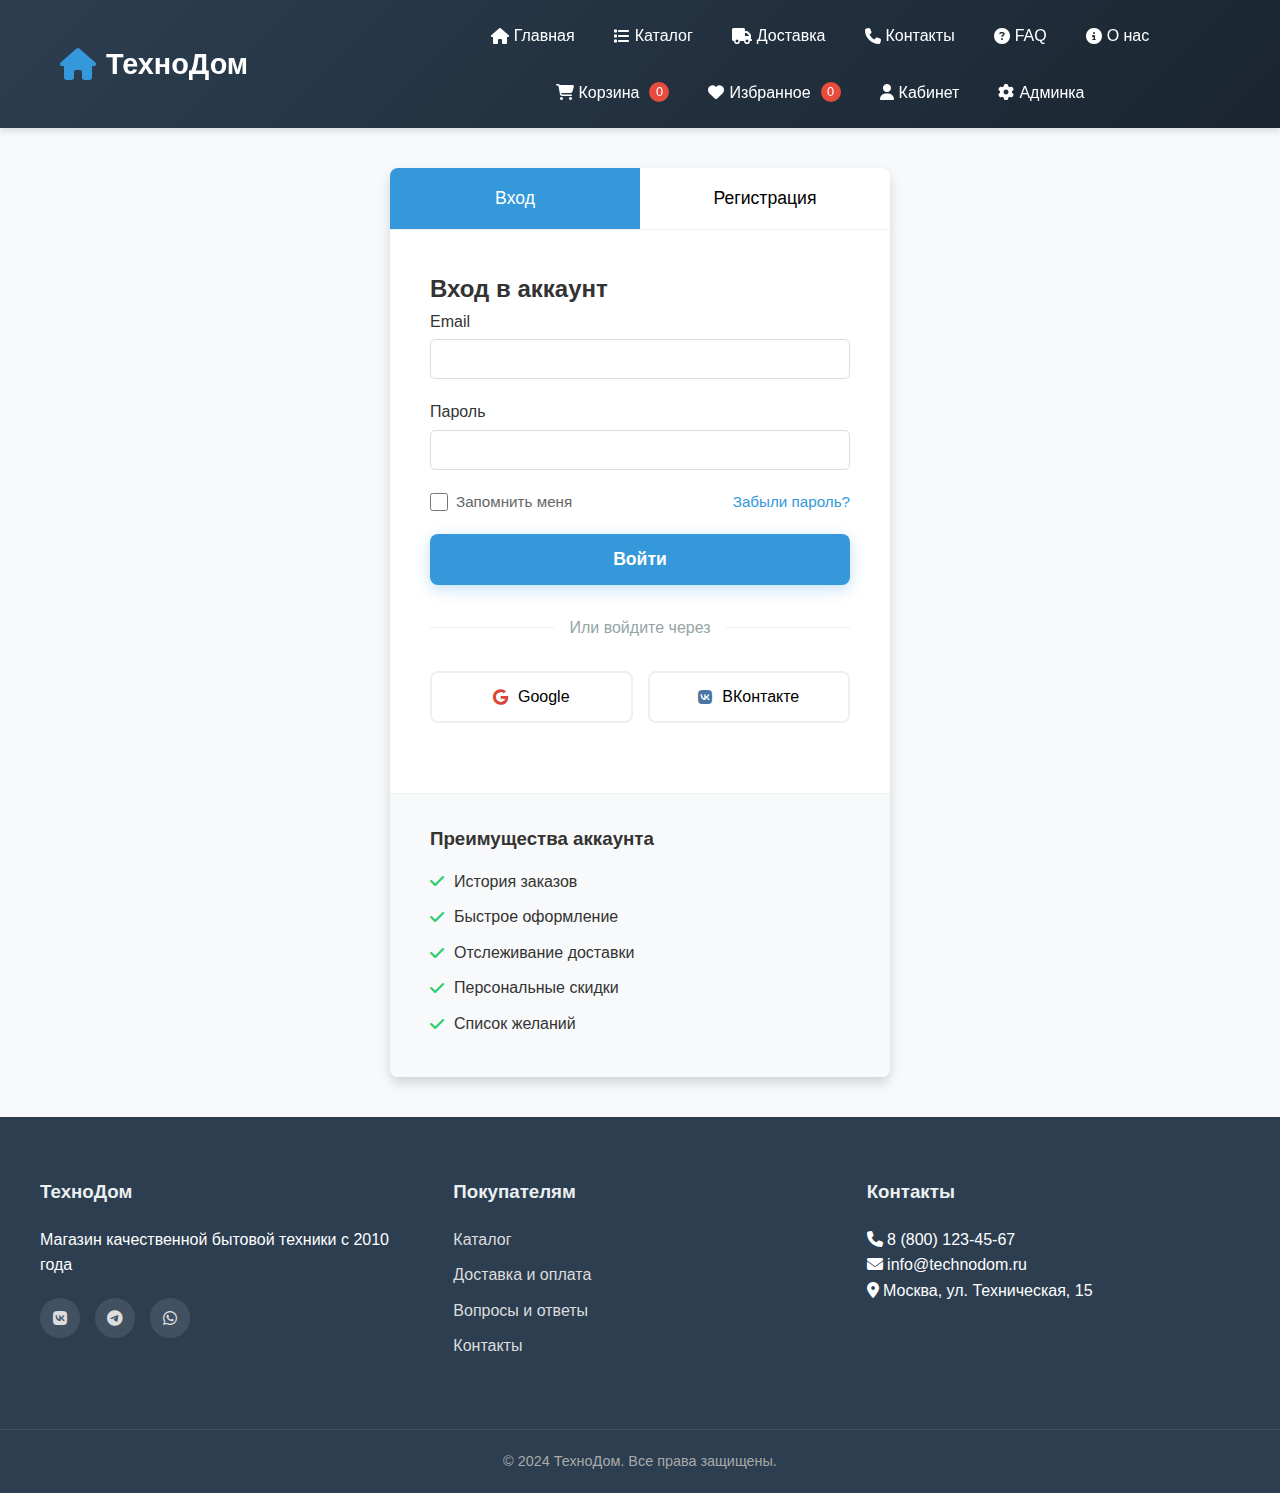
<file: pages/account.html>
<!DOCTYPE html>
<html lang="ru">
<head>
    <meta charset="UTF-8">
    <meta name="viewport" content="width=device-width, initial-scale=1.0">
    <title>Личный кабинет - ТехноДом</title>
    <link rel="stylesheet" href="https://cdnjs.cloudflare.com/ajax/libs/font-awesome/6.4.0/css/all.min.css">
    <link rel="stylesheet" href="../css/style.css">
    <style>
    /* Основные стили для личного кабинета */
    .account-container {
        display: grid;
        grid-template-columns: 250px 1fr;
        gap: 30px;
        margin: 30px 0;
    }
    
    .account-sidebar {
        background: white;
        border-radius: 10px;
        box-shadow: 0 5px 15px rgba(0,0,0,0.1);
        padding: 20px;
    }
    
    .account-menu {
        list-style: none;
        margin: 0;
        padding: 0;
    }
    
    .account-menu li {
        margin-bottom: 5px;
    }
    
    .account-menu a {
        display: flex;
        align-items: center;
        gap: 10px;
        padding: 12px 15px;
        color: #333;
        text-decoration: none;
        border-radius: 8px;
        transition: all 0.3s ease;
    }
    
    .account-menu a:hover {
        background: #f5f5f5;
        color: #3498db;
    }
    
    .account-menu a.active {
        background: #3498db;
        color: white;
    }
    
    .account-content {
        background: white;
        border-radius: 10px;
        box-shadow: 0 5px 15px rgba(0,0,0,0.1);
        padding: 30px;
    }
    
    .tab-content {
        display: none;
    }
    
    .tab-content.active {
        display: block;
    }
    
    /* Стили для корзины */
    .cart-container {
        display: grid;
        grid-template-columns: 1fr 350px;
        gap: 30px;
        margin: 30px 0;
    }
    
    .cart-items {
        background: white;
        border-radius: 10px;
        box-shadow: 0 5px 15px rgba(0,0,0,0.1);
        padding: 20px;
    }
    
    .cart-item {
        display: grid;
        grid-template-columns: 100px 1fr auto;
        gap: 20px;
        padding: 20px;
        border-bottom: 1px solid #eee;
    }
    
    .cart-item:last-child {
        border-bottom: none;
    }
    
    .cart-item-image {
        width: 100px;
        height: 100px;
        border-radius: 8px;
        overflow: hidden;
    }
    
    .cart-item-image img {
        width: 100%;
        height: 100%;
        object-fit: cover;
    }
    
    .cart-item-actions {
        display: flex;
        align-items: center;
        gap: 10px;
        margin-top: 15px;
    }
    
    .btn-quantity {
        width: 30px;
        height: 30px;
        border: 1px solid #ddd;
        background: white;
        border-radius: 50%;
        cursor: pointer;
        display: flex;
        align-items: center;
        justify-content: center;
    }
    
    .quantity {
        padding: 0 10px;
        font-weight: 600;
    }
    
    .btn-remove, .btn-fav {
        background: none;
        border: none;
        color: #666;
        cursor: pointer;
        padding: 5px 10px;
        border-radius: 4px;
        transition: all 0.3s ease;
    }
    
    .btn-remove:hover {
        color: #e74c3c;
        background: #ffeaea;
    }
    
    .btn-fav:hover {
        color: #e74c3c;
        background: #ffeaea;
    }
    
    .cart-item-price {
        text-align: right;
    }
    
    .price-total {
        font-size: 1.2rem;
        font-weight: 600;
        color: #2c3e50;
    }
    
    .price-unit {
        color: #7f8c8d;
        font-size: 0.9rem;
    }
    
    .cart-summary {
        background: white;
        border-radius: 10px;
        box-shadow: 0 5px 15px rgba(0,0,0,0.1);
        padding: 25px;
        align-self: start;
        position: sticky;
        top: 20px;
    }
    
    .summary-row {
        display: flex;
        justify-content: space-between;
        margin-bottom: 15px;
        padding-bottom: 15px;
        border-bottom: 1px solid #eee;
    }
    
    .summary-row.total-row {
        font-size: 1.3rem;
        font-weight: 600;
        color: #2c3e50;
        border-bottom: none;
        padding-bottom: 0;
    }
    
    .promo-code {
        display: flex;
        gap: 10px;
        margin: 20px 0;
    }
    
    .promo-code input {
        flex: 1;
        padding: 10px;
        border: 1px solid #ddd;
        border-radius: 5px;
    }
    
    .payment-methods {
        margin-top: 20px;
        padding-top: 20px;
        border-top: 1px solid #eee;
        color: #666;
        font-size: 0.9rem;
    }
    
    .payment-methods i {
        margin-right: 8px;
        color: #3498db;
    }
    
    /* Адаптивность */
    @media (max-width: 992px) {
        .account-container,
        .cart-container {
            grid-template-columns: 1fr;
        }
        
        .account-sidebar {
            order: 2;
        }
        
        .account-content {
            order: 1;
        }
        
        .cart-item {
            grid-template-columns: 80px 1fr;
        }
        
        .cart-item-price {
            grid-column: 1 / -1;
            text-align: left;
            padding-top: 15px;
            border-top: 1px solid #eee;
            margin-top: 15px;
        }
    }
    
    @media (max-width: 576px) {
        .account-content,
        .cart-items,
        .cart-summary {
            padding: 15px;
        }
        
        .cart-item {
            grid-template-columns: 1fr;
            text-align: center;
        }
        
        .cart-item-image {
            margin: 0 auto;
        }
        
        .promo-code {
            flex-direction: column;
        }
    }
</style>
</head>
<body>
<header>
    <div class="container header-container">
        <div class="logo">
            <a href="../index.html">
                <i class="fas fa-home"></i>
                <span>ТехноДом</span>
            </a>
        </div>
        
        <nav>
            <ul>
                <li><a href="../index.html"><i class="fas fa-home"></i> Главная</a></li>
                <li><a href="../pages/catalog.html"><i class="fas fa-list"></i> Каталог</a></li>
                <li><a href="../pages/delivery.html"><i class="fas fa-truck"></i> Доставка</a></li>
                <li><a href="../pages/contacts.html"><i class="fas fa-phone"></i> Контакты</a></li>
                <li><a href="../pages/faq.html"><i class="fas fa-question-circle"></i> FAQ</a></li>
                <li><a href="../pages/about.html"><i class="fas fa-info-circle"></i> О нас</a></li>
                <li><a href="../pages/cart.html"><i class="fas fa-shopping-cart"></i> Корзина <span class="cart-count">0</span></a></li>
                <li><a href="../pages/favorites.html"><i class="fas fa-heart"></i> Избранное <span class="fav-count">0</span></a></li>
                <li><a href="../pages/account.html"><i class="fas fa-user"></i> Кабинет</a></li>
                <li><a href="../pages/admin.html"><i class="fas fa-cog"></i> Админка</a></li>
            </ul>
        </nav>
        
        <div class="mobile-menu-btn">
            <i class="fas fa-bars"></i>
        </div>
    </div>
</header>

    <main class="container">
        <div class="account-header">
            <h1>Личный кабинет</h1>
        </div>
        
        <div class="account-container">
            <div class="account-sidebar">
                <ul class="account-menu">
                    <li><a href="#profile" class="account-tab active" data-tab="profile"><i class="fas fa-user"></i> Профиль</a></li>
                    <li><a href="#orders" class="account-tab" data-tab="orders"><i class="fas fa-box"></i> Мои заказы</a></li>
                    <li><a href="#addresses" class="account-tab" data-tab="addresses"><i class="fas fa-map-marker-alt"></i> Адреса доставки</a></li>
                    <li><a href="#favorites" class="account-tab" data-tab="favorites"><i class="fas fa-heart"></i> Избранное</a></li>
                    <li><a href="#reviews" class="account-tab" data-tab="reviews"><i class="fas fa-star"></i> Мои отзывы</a></li>
                    <li><a href="#settings" class="account-tab" data-tab="settings"><i class="fas fa-cog"></i> Настройки</a></li>
                    <li><a href="#" onclick="logout()"><i class="fas fa-sign-out-alt"></i> Выйти</a></li>
                </ul>
            </div>
            
            <div class="account-content">
                <!-- Профиль -->
                <div id="profile-tab" class="tab-content active">
                    <div class="account-header-section">
                        <h2>Мой профиль</h2>
                        <button class="btn btn-outline" onclick="editProfile()">Редактировать</button>
                    </div>
                    
                    <div class="profile-info">
                        <div class="user-avatar-large">
                            <i class="fas fa-user-circle"></i>
                        </div>
                        
                        <div class="profile-details">
                            <div class="detail-row">
                                <span class="detail-label">ФИО:</span>
                                <span class="detail-value" id="user-name">Иван Иванов</span>
                            </div>
                            <div class="detail-row">
                                <span class="detail-label">Email:</span>
                                <span class="detail-value" id="user-email">user@example.com</span>
                            </div>
                            <div class="detail-row">
                                <span class="detail-label">Телефон:</span>
                                <span class="detail-value" id="user-phone">+7 (999) 123-45-67</span>
                            </div>
                            <div class="detail-row">
                                <span class="detail-label">Дата регистрации:</span>
                                <span class="detail-value" id="user-regdate">15.02.2024</span>
                            </div>
                        </div>
                    </div>
                    
                    <div class="profile-stats">
                        <div class="stat-card">
                            <div class="stat-number" id="total-orders">0</div>
                            <div class="stat-label">Всего заказов</div>
                        </div>
                        <div class="stat-card">
                            <div class="stat-number" id="total-spent">0 ₽</div>
                            <div class="stat-label">Всего потрачено</div>
                        </div>
                        <div class="stat-card">
                            <div class="stat-number" id="favorites-count">0</div>
                            <div class="stat-label">В избранном</div>
                        </div>
                        <div class="stat-card">
                            <div class="stat-number" id="reviews-count">0</div>
                            <div class="stat-label">Мои отзывы</div>
                        </div>
                    </div>
                </div>
                
                <!-- Заказы -->
                <div id="orders-tab" class="tab-content">
                    <div class="account-header-section">
                        <h2>Мои заказы</h2>
                        <div class="order-filter">
                            <select id="order-status-filter">
                                <option value="all">Все заказы</option>
                                <option value="processing">В обработке</option>
                                <option value="delivered">Доставленные</option>
                                <option value="cancelled">Отмененные</option>
                            </select>
                        </div>
                    </div>
                    
                    <div class="orders-list" id="orders-list">
                        <!-- Заказы загружаются через JS -->
                        <div class="empty-orders">
                            <i class="fas fa-box-open"></i>
                            <h3>У вас пока нет заказов</h3>
                            <p>Сделайте свой первый заказ в нашем магазине!</p>
                            <a href="../pages/catalog.html" class="btn btn-primary">Перейти в каталог</a>
                        </div>
                    </div>
                </div>
                
                <!-- Адреса доставки -->
                <div id="addresses-tab" class="tab-content">
                    <div class="account-header-section">
                        <h2>Мои адреса доставки</h2>
                        <button class="btn btn-primary" onclick="showAddAddressForm()">Добавить адрес</button>
                    </div>
                    
                    <div class="addresses-list" id="addresses-list">
                        <!-- Адреса загружаются через JS -->
                        <div class="address-card">
                            <div class="address-header">
                                <h3>Основной адрес</h3>
                                <div class="address-actions">
                                    <button class="btn-edit" onclick="editAddress(1)"><i class="fas fa-edit"></i></button>
                                    <button class="btn-delete" onclick="deleteAddress(1)"><i class="fas fa-trash"></i></button>
                                </div>
                            </div>
                            <div class="address-content">
                                <p><strong>Иван Иванов</strong></p>
                                <p>Москва, ул. Примерная, д. 10, кв. 25</p>
                                <p>+7 (999) 123-45-67</p>
                            </div>
                        </div>
                    </div>
                </div>
                
                <!-- Избранное -->
                <div id="favorites-tab" class="tab-content">
                    <div class="account-header-section">
                        <h2>Избранные товары</h2>
                        <a href="../pages/favorites.html" class="btn btn-outline">Все избранное</a>
                    </div>
                    
                    <div class="favorites-preview" id="favorites-preview">
                        <!-- Избранное загружается через JS -->
                    </div>
                </div>
                
                <!-- Отзывы -->
                <div id="reviews-tab" class="tab-content">
                    <div class="account-header-section">
                        <h2>Мои отзывы</h2>
                    </div>
                    
                    <div class="reviews-list" id="user-reviews">
                        <!-- Отзывы загружаются через JS -->
                        <div class="empty-reviews">
                            <i class="fas fa-star"></i>
                            <h3>У вас пока нет отзывов</h3>
                            <p>Оставьте свой первый отзыв о купленном товаре!</p>
                        </div>
                    </div>
                </div>
                
                <!-- Настройки -->
                <div id="settings-tab" class="tab-content">
                    <div class="account-header-section">
                        <h2>Настройки аккаунта</h2>
                    </div>
                    
                    <div class="settings-form">
                        <div class="form-group">
                            <label>Уведомления по email</label>
                            <div class="switch">
                                <input type="checkbox" id="email-notifications" checked>
                                <span class="slider"></span>
                            </div>
                        </div>
                        
                        <div class="form-group">
                            <label>Уведомления о скидках</label>
                            <div class="switch">
                                <input type="checkbox" id="discount-notifications" checked>
                                <span class="slider"></span>
                            </div>
                        </div>
                        
                        <div class="form-group">
                            <label>СМС-уведомления</label>
                            <div class="switch">
                                <input type="checkbox" id="sms-notifications">
                                <span class="slider"></span>
                            </div>
                        </div>
                        
                        <div class="form-group">
                            <label>Язык интерфейса</label>
                            <select id="language-select">
                                <option value="ru">Русский</option>
                                <option value="en">English</option>
                            </select>
                        </div>
                        
                        <button class="btn btn-primary" onclick="saveSettings()">Сохранить настройки</button>
                    </div>
                    
                    <div class="danger-zone">
                        <h3>Опасная зона</h3>
                        <div class="danger-actions">
                            <button class="btn btn-danger" onclick="deleteAccount()">
                                <i class="fas fa-trash"></i> Удалить аккаунт
                            </button>
                            <button class="btn btn-warning" onclick="exportData()">
                                <i class="fas fa-download"></i> Экспорт данных
                            </button>
                        </div>
                    </div>
                </div>
            </div>
        </div>
        
        <!-- Форма редактирования профиля -->
        <div id="edit-profile-modal" class="modal">
            <div class="modal-content">
                <div class="modal-header">
                    <h3>Редактировать профиль</h3>
                    <button class="close-btn" onclick="closeEditProfile()">&times;</button>
                </div>
                <div class="modal-body">
                    <form id="profile-form">
                        <div class="form-row">
                            <div class="form-group">
                                <label>Имя *</label>
                                <input type="text" id="edit-name" required>
                            </div>
                            <div class="form-group">
                                <label>Фамилия *</label>
                                <input type="text" id="edit-surname" required>
                            </div>
                        </div>
                        
                        <div class="form-group">
                            <label>Email *</label>
                            <input type="email" id="edit-email" required>
                        </div>
                        
                        <div class="form-group">
                            <label>Телефон *</label>
                            <input type="tel" id="edit-phone" required>
                        </div>
                        
                        <div class="form-group">
                            <label>Новый пароль</label>
                            <input type="password" id="edit-password" placeholder="Оставьте пустым, если не меняете">
                        </div>
                        
                        <div class="form-group">
                            <label>Подтверждение пароля</label>
                            <input type="password" id="edit-password-confirm">
                        </div>
                        
                        <button type="submit" class="btn btn-primary">Сохранить изменения</button>
                    </form>
                </div>
            </div>
        </div>
        
        <!-- Форма добавления адреса -->
        <div id="add-address-modal" class="modal">
            <div class="modal-content">
                <div class="modal-header">
                    <h3>Добавить адрес</h3>
                    <button class="close-btn" onclick="closeAddAddress()">&times;</button>
                </div>
                <div class="modal-body">
                    <form id="address-form">
                        <div class="form-group">
                            <label>Название адреса</label>
                            <input type="text" id="address-title" placeholder="Например: Дом, Работа">
                        </div>
                        
                        <div class="form-row">
                            <div class="form-group">
                                <label>Город *</label>
                                <input type="text" id="address-city" required>
                            </div>
                            <div class="form-group">
                                <label>Улица *</label>
                                <input type="text" id="address-street" required>
                            </div>
                        </div>
                        
                        <div class="form-row">
                            <div class="form-group">
                                <label>Дом *</label>
                                <input type="text" id="address-house" required>
                            </div>
                            <div class="form-group">
                                <label>Квартира/Офис</label>
                                <input type="text" id="address-apartment">
                            </div>
                        </div>
                        
                        <div class="form-group">
                            <label>Получатель *</label>
                            <input type="text" id="address-recipient" required>
                        </div>
                        
                        <div class="form-group">
                            <label>Телефон получателя *</label>
                            <input type="tel" id="address-phone" required>
                        </div>
                        
                        <div class="form-group">
                            <label>Комментарий для курьера</label>
                            <textarea id="address-comment" rows="3"></textarea>
                        </div>
                        
                        <div class="form-group">
                            <label>
                                <input type="checkbox" id="address-default"> Сделать основным адресом
                            </label>
                        </div>
                        
                        <button type="submit" class="btn btn-primary">Сохранить адрес</button>
                    </form>
                </div>
            </div>
        </div>
    </main>

    <!-- Подвал -->
    <footer>
        <div class="container footer-container">
            <div class="footer-section">
                <h3>ТехноДом</h3>
                <p>Магазин качественной бытовой техники с 2010 года</p>
                <div class="social-links">
                    <a href="#"><i class="fab fa-vk"></i></a>
                    <a href="#"><i class="fab fa-telegram"></i></a>
                    <a href="#"><i class="fab fa-whatsapp"></i></a>
                </div>
            </div>
            
            <div class="footer-section">
                <h3>Покупателям</h3>
                <ul>
                    <li><a href="../САЙТ/pages/catalog.html">Каталог</a></li>
                    <li><a href="../САЙТ/pages/delivery.html">Доставка и оплата</a></li>
                    <li><a href="../САЙТ/pages/faq.html">Вопросы и ответы</a></li>
                    <li><a href="../САЙТ/pages/privacy.html">Политика конфиденциальности</a></li>
                </ul>
            </div>
            
            <div class="footer-section">
                <h3>Контакты</h3>
                <p><i class="fas fa-phone"></i> 8 (800) 123-45-67</p>
                <p><i class="fas fa-envelope"></i> info@technodom.ru</p>
                <p><i class="fas fa-map-marker-alt"></i> Москва, ул. Техническая, 15</p>
            </div>
        </div>
        
        <div class="footer-bottom">
            <p>&copy; 2024 ТехноДом. Все права защищены.</p>
        </div>
    </footer>

    <script src="../js/script.js"></script>
    <script>
        let currentUser = null;
        
        document.addEventListener('DOMContentLoaded', function() {
            loadUserData();
            updateCartCount();
            updateFavCount();
            loadAccountData();
            
            const mobileMenuBtn = document.querySelector('.mobile-menu-btn');
            const nav = document.querySelector('nav ul');
            
            mobileMenuBtn.addEventListener('click', function() {
                nav.classList.toggle('show');
            });
            
            // Инициализация вкладок
            document.querySelectorAll('.account-tab').forEach(tab => {
                tab.addEventListener('click', function(e) {
                    e.preventDefault();
                    const tabName = this.getAttribute('data-tab');
                    switchTab(tabName);
                });
            });
            
            // Обработка форм
            document.getElementById('profile-form').addEventListener('submit', function(e) {
                e.preventDefault();
                saveProfile();
            });
            
            document.getElementById('address-form').addEventListener('submit', function(e) {
                e.preventDefault();
                saveAddress();
            });
        });
        
function loadUserData() {
    const storedUser = JSON.parse(localStorage.getItem('currentUser'));
    
    if (!storedUser) {
        // Если пользователь не авторизован, перенаправляем на логин
        window.location.href = 'login.html';
        return;
    }
    
    currentUser = storedUser;
    
    // Теперь гарантируем, что у пользователя есть все необходимые поля
    currentUser = {
        id: currentUser.id || Date.now(),
        name: currentUser.name || 'Пользователь',
        email: currentUser.email || '',
        phone: currentUser.phone || 'Не указан',
        password: currentUser.password || '',
        role: currentUser.role || 'user',
        regDate: currentUser.regDate || new Date().toLocaleDateString('ru-RU'),
        address: currentUser.address || ''
    };
}
        function loadAccountData() {
    // Проверяем авторизацию
    if (!currentUser) {
        loadUserData();
    }
    
    // Загрузка данных профиля из актуального пользователя
    document.getElementById('user-name').textContent = currentUser.name;
    document.getElementById('user-email').textContent = currentUser.email;
    document.getElementById('user-phone').textContent = currentUser.phone;
    document.getElementById('user-regdate').textContent = currentUser.regDate;
    
    // Заполнение формы редактирования
    const nameParts = currentUser.name.split(' ');
    document.getElementById('edit-name').value = nameParts[0] || '';
    document.getElementById('edit-surname').value = nameParts[1] || '';
    document.getElementById('edit-email').value = currentUser.email;
    document.getElementById('edit-phone').value = currentUser.phone;
    
    // Загрузка статистики
    updateAccountStats();
    
    // Загрузка заказов
    loadUserOrders();
    
    // Загрузка избранного
    loadUserFavorites();
    
    // Загрузка отзывов
    loadUserReviews();
}

        
        // Обновить функцию updateAccountStats в account.html:
function updateAccountStats() {
    // Заказы
    const orders = JSON.parse(localStorage.getItem('orders')) || [];
    const userOrders = orders.filter(o => o.userId === currentUser.id);
    document.getElementById('total-orders').textContent = userOrders.length;
    
    // Сумма заказов
    const totalSpent = userOrders.reduce((sum, order) => sum + order.total, 0);
    document.getElementById('total-spent').textContent = totalSpent.toLocaleString() + ' ₽';
    
    // Избранное
    const favorites = JSON.parse(localStorage.getItem('favorites')) || [];
    document.getElementById('favorites-count').textContent = favorites.length;
    
    // Отзывы
    const reviews = JSON.parse(localStorage.getItem('reviews')) || [];
    const userReviews = reviews.filter(r => r.email === currentUser.email);
    document.getElementById('reviews-count').textContent = userReviews.length;
    
    // Последний заказ
    if (userOrders.length > 0) {
        const lastOrder = userOrders.sort((a, b) => b.timestamp - a.timestamp)[0];
        // Можно добавить отображение информации о последнем заказе
        if (lastOrder) {
            // Обновляем дату последнего заказа в профиле
            const lastOrderDate = document.createElement('div');
            lastOrderDate.className = 'detail-row';
            lastOrderDate.innerHTML = `
                <span class="detail-label">Последний заказ:</span>
                <span class="detail-value">${lastOrder.date} на ${lastOrder.total.toLocaleString()} ₽</span>
            `;
            
            // Добавляем в профиль, если еще нет
            const profileDetails = document.querySelector('.profile-details');
            const existing = profileDetails.querySelector('.last-order-row');
            if (existing) {
                existing.remove();
            }
            
            lastOrderDate.className = 'detail-row last-order-row';
            profileDetails.appendChild(lastOrderDate);
        }
    }
}
        
        function loadUserOrders() {
            const orders = JSON.parse(localStorage.getItem('orders')) || [];
            const userOrders = orders.filter(o => o.userId === currentUser.id);
            const container = document.getElementById('orders-list');
            
            if (userOrders.length === 0) {
                return; // Показываем дефолтное сообщение
            }
            
            container.innerHTML = userOrders.map(order => `
                <div class="order-card">
                    <div class="order-header">
                        <div class="order-info">
                            <h3>Заказ #${order.id}</h3>
                            <div class="order-date">${order.date}</div>
                        </div>
                        <div class="order-status status ${order.status}">
                            ${getOrderStatusText(order.status)}
                        </div>
                    </div>
                    
                    <div class="order-items">
                        ${order.items.map(item => {
                            const products = JSON.parse(localStorage.getItem('products')) || getDefaultProducts();
                            const product = products.find(p => p.id === item.productId);
                            return product ? `
                                <div class="order-item">
                                    <div class="item-image">
                                        <img src="${product.image}" alt="${product.name}">
                                    </div>
                                    <div class="item-info">
                                        <h4>${product.name}</h4>
                                        <div class="item-price">${item.price.toLocaleString()} ₽ × ${item.quantity}</div>
                                    </div>
                                </div>
                            ` : '';
                        }).join('')}
                    </div>
                    
                    <div class="order-footer">
                        <div class="order-total">
                            <strong>Итого:</strong> ${order.total.toLocaleString()} ₽
                        </div>
                        <div class="order-actions">
                            <button class="btn btn-outline" onclick="repeatOrder(${order.id})">
                                <i class="fas fa-redo"></i> Повторить заказ
                            </button>
                            <button class="btn btn-outline" onclick="viewOrderDetails(${order.id})">
                                <i class="fas fa-eye"></i> Подробнее
                            </button>
                        </div>
                    </div>
                </div>
            `).join('');
        }
        
        function loadUserFavorites() {
            const favorites = JSON.parse(localStorage.getItem('favorites')) || [];
            const products = JSON.parse(localStorage.getItem('products')) || getDefaultProducts();
            const container = document.getElementById('favorites-preview');
            
            if (favorites.length === 0) {
                container.innerHTML = `
                    <div class="empty-favorites-preview">
                        <p>У вас пока нет избранных товаров</p>
                        <a href="catalog.html" class="btn btn-primary">Перейти в каталог</a>
                    </div>
                `;
                return;
            }
            
            const favoriteProducts = products
                .filter(p => favorites.includes(p.id))
                .slice(0, 4);
            
            container.innerHTML = `
                <div class="products-grid compact">
                    ${favoriteProducts.map(product => `
                        <div class="product-card compact">
                            <div class="product-image">
                                <img src="${product.image}" alt="${product.name}">
                            </div>
                            <div class="product-info">
                                <h4><a href="product.html?id=${product.id}">${product.name}</a></h4>
                                <div class="product-price">${product.price.toLocaleString()} ₽</div>
                            </div>
                        </div>
                    `).join('')}
                </div>
                <div class="view-all">
                    <a href="favorites.html" class="btn btn-outline">Посмотреть все избранное (${favorites.length})</a>
                </div>
            `;
        }
        
        function loadUserReviews() {
            const reviews = JSON.parse(localStorage.getItem('reviews')) || [];
            const userReviews = reviews.filter(r => r.email === currentUser.email);
            const container = document.getElementById('user-reviews');
            
            if (userReviews.length === 0) {
                return; // Показываем дефолтное сообщение
            }
            
            container.innerHTML = userReviews.map(review => `
                <div class="review-card">
                    <div class="review-header">
                        <div class="review-product">
                            ${getProductName(review.productId)}
                        </div>
                        <div class="review-date">${review.date}</div>
                    </div>
                    <div class="review-rating">${getRatingStars(review.rating)}</div>
                    <div class="review-title">${review.title}</div>
                    <div class="review-text">${review.text}</div>
                    <div class="review-actions">
                        <button class="btn btn-outline btn-sm" onclick="editReview(${review.id})">
                            <i class="fas fa-edit"></i> Редактировать
                        </button>
                        <button class="btn btn-outline btn-sm" onclick="deleteReview(${review.id})">
                            <i class="fas fa-trash"></i> Удалить
                        </button>
                    </div>
                </div>
            `).join('');
        }
        
        function getProductName(productId) {
            const products = JSON.parse(localStorage.getItem('products')) || getDefaultProducts();
            const product = products.find(p => p.id === productId);
            return product ? `<a href="product.html?id=${product.id}">${product.name}</a>` : 'Товар';
        }
        
        function getOrderStatusText(status) {
            const statusMap = {
                'processing': 'В обработке',
                'delivered': 'Доставлен',
                'cancelled': 'Отменен'
            };
            return statusMap[status] || status;
        }
        
        function switchTab(tabName) {
            // Скрыть все вкладки
            document.querySelectorAll('.tab-content').forEach(tab => {
                tab.classList.remove('active');
            });
            
            // Убрать активный класс у всех кнопок
            document.querySelectorAll('.account-tab').forEach(btn => {
                btn.classList.remove('active');
            });
            
            // Показать выбранную вкладку
            document.getElementById(`${tabName}-tab`).classList.add('active');
            
            // Активировать соответствующую кнопку
            document.querySelector(`.account-tab[data-tab="${tabName}"]`).classList.add('active');
            
            // Обновить URL без перезагрузки
            history.pushState(null, '', `#${tabName}`);
        }
        
        function editProfile() {
            document.getElementById('edit-profile-modal').style.display = 'flex';
        }
        
        function closeEditProfile() {
            document.getElementById('edit-profile-modal').style.display = 'none';
        }
        
        function saveProfile() {
    const name = document.getElementById('edit-name').value;
    const surname = document.getElementById('edit-surname').value;
    const email = document.getElementById('edit-email').value;
    const phone = document.getElementById('edit-phone').value;
    const password = document.getElementById('edit-password').value;
    const passwordConfirm = document.getElementById('edit-password-confirm').value;
    
    if (password && password !== passwordConfirm) {
        alert('Пароли не совпадают');
        return;
    }
    
    // Обновление данных текущего пользователя
    currentUser.name = `${name} ${surname}`;
    currentUser.email = email;
    currentUser.phone = phone;
    
    if (password) {
        currentUser.password = password;
    }
    
    // Сохранение в localStorage как текущего пользователя
    localStorage.setItem('currentUser', JSON.stringify(currentUser));
    
    // Также обновляем в общем списке пользователей
    const users = JSON.parse(localStorage.getItem('users')) || [];
    const userIndex = users.findIndex(u => u.id === currentUser.id);
    
    if (userIndex !== -1) {
        users[userIndex] = currentUser;
    } else {
        // Если пользователя нет в списке, добавляем
        users.push(currentUser);
    }
    
    localStorage.setItem('users', JSON.stringify(users));
    
    // Обновление интерфейса
    loadAccountData();
    closeEditProfile();
    showNotification('Профиль успешно обновлен');
}

        
        function showAddAddressForm() {
            document.getElementById('add-address-modal').style.display = 'flex';
        }
        
        function closeAddAddress() {
            document.getElementById('add-address-modal').style.display = 'none';
            document.getElementById('address-form').reset();
        }
        
        function saveAddress() {
            const address = {
                id: Date.now(),
                title: document.getElementById('address-title').value || 'Основной адрес',
                city: document.getElementById('address-city').value,
                street: document.getElementById('address-street').value,
                house: document.getElementById('address-house').value,
                apartment: document.getElementById('address-apartment').value,
                recipient: document.getElementById('address-recipient').value,
                phone: document.getElementById('address-phone').value,
                comment: document.getElementById('address-comment').value,
                isDefault: document.getElementById('address-default').checked
            };
            
            // Сохранение адреса
            const addresses = JSON.parse(localStorage.getItem('userAddresses')) || [];
            addresses.push(address);
            localStorage.setItem('userAddresses', JSON.stringify(addresses));
            
            closeAddAddress();
            showNotification('Адрес успешно добавлен');
            
            // Обновление списка адресов
            // В реальном проекте здесь должна быть функция обновления списка
        }
        
        function repeatOrder(orderId) {
            const orders = JSON.parse(localStorage.getItem('orders')) || [];
            const order = orders.find(o => o.id === orderId);
            
            if (order) {
                const cart = JSON.parse(localStorage.getItem('cart')) || [];
                order.items.forEach(item => {
                    const existingItem = cart.find(cartItem => cartItem.productId === item.productId);
                    if (existingItem) {
                        existingItem.quantity += item.quantity;
                    } else {
                        cart.push({
                            productId: item.productId,
                            quantity: item.quantity
                        });
                    }
                });
                
                localStorage.setItem('cart', JSON.stringify(cart));
                updateCartCount();
                showNotification('Товары добавлены в корзину');
            }
        }
        
        function viewOrderDetails(orderId) {
            alert(`Подробности заказа #${orderId}. В реальном проекте здесь будет детальная страница заказа.`);
        }
        
        function editReview(reviewId) {
            alert(`Редактирование отзыва #${reviewId}`);
        }
        
        function deleteReview(reviewId) {
            if (confirm('Удалить этот отзыв?')) {
                const reviews = JSON.parse(localStorage.getItem('reviews')) || [];
                const updatedReviews = reviews.filter(r => r.id !== reviewId);
                localStorage.setItem('reviews', JSON.stringify(updatedReviews));
                loadUserReviews();
                showNotification('Отзыв удален');
            }
        }
        
        function saveSettings() {
            const settings = {
                emailNotifications: document.getElementById('email-notifications').checked,
                discountNotifications: document.getElementById('discount-notifications').checked,
                smsNotifications: document.getElementById('sms-notifications').checked,
                language: document.getElementById('language-select').value
            };
            
            localStorage.setItem('userSettings', JSON.stringify(settings));
            showNotification('Настройки сохранены');
        }
        
        function deleteAccount() {
            if (confirm('ВНИМАНИЕ: Вы действительно хотите удалить аккаунт? Это действие нельзя отменить.')) {
                alert('Аккаунт удален. В реальном проекте здесь будет удаление из базы данных.');
                localStorage.removeItem('currentUser');
                window.location.href = 'index.html';
            }
        }
        
        function exportData() {
            const userData = {
                profile: currentUser,
                orders: JSON.parse(localStorage.getItem('orders')) || [],
                favorites: JSON.parse(localStorage.getItem('favorites')) || [],
                reviews: JSON.parse(localStorage.getItem('reviews')) || []
            };
            
            const dataStr = JSON.stringify(userData, null, 2);
            const dataUri = 'data:application/json;charset=utf-8,'+ encodeURIComponent(dataStr);
            
            const exportFileDefaultName = `technodom-data-${Date.now()}.json`;
            
            const linkElement = document.createElement('a');
            linkElement.setAttribute('href', dataUri);
            linkElement.setAttribute('download', exportFileDefaultName);
            linkElement.click();
            
            showNotification('Данные экспортированы');
        }
        
function logout() {
    localStorage.removeItem('currentUser');
    window.location.href = 'login.html';
}

        document.addEventListener('DOMContentLoaded', function() {
        const currentUser = JSON.parse(localStorage.getItem('currentUser'));
        if (!currentUser) {
            alert('Для доступа к личному кабинету необходимо авторизоваться');
            window.location.href = 'login.html';
            return;
        }});

        // Добавить в account.html после функции logout()
function showNotification(message, type = 'success') {
    // Создаем элемент уведомления
    const notification = document.createElement('div');
    notification.className = `notification ${type}`;
    notification.innerHTML = `
        <i class="fas fa-${type === 'success' ? 'check-circle' : 'exclamation-circle'}"></i>
        <span>${message}</span>
        <button class="close-btn" onclick="this.parentElement.remove()">&times;</button>
    `;
    
    // Добавляем на страницу
    document.body.appendChild(notification);
    
    // Автоматическое удаление через 5 секунд
    setTimeout(() => {
        if (notification.parentElement) {
            notification.remove();
        }
    }, 5000);
}

// Добавляю в account.html функцию для инициализации данных
function initializeUserData() {
    const storedUser = JSON.parse(localStorage.getItem('currentUser'));
    
    if (!storedUser) {
        return null;
    }
    
    // Если у пользователя недостаточно данных, дополняем их
    const defaultUser = {
        id: storedUser.id || Date.now(),
        name: storedUser.name || 'Пользователь',
        email: storedUser.email || 'user@example.com',
        phone: storedUser.phone || '+7 (999) 000-00-00',
        password: storedUser.password || '',
        role: storedUser.role || 'user',
        regDate: storedUser.regDate || new Date().toLocaleDateString('ru-RU'),
        address: storedUser.address || ''
    };
    
    return defaultUser;
}

// Добавить стили для уведомлений в account.html
const notificationStyles = document.createElement('style');
notificationStyles.textContent = `
    .notification {
        position: fixed;
        top: 20px;
        right: 20px;
        padding: 15px 20px;
        border-radius: 8px;
        box-shadow: 0 5px 20px rgba(0,0,0,0.15);
        display: flex;
        align-items: center;
        gap: 10px;
        z-index: 10000;
        animation: slideIn 0.3s ease;
        min-width: 300px;
        max-width: 500px;
    }
    
    .notification.success {
        background: #27ae60;
        color: white;
        border-left: 4px solid #219653;
    }
    
    .notification.info {
        background: #3498db;
        color: white;
        border-left: 4px solid #2980b9;
    }
    
    .notification i {
        font-size: 1.2rem;
    }
    
    .notification .close-btn {
        background: none;
        border: none;
        color: white;
        font-size: 1.5rem;
        cursor: pointer;
        margin-left: auto;
        padding: 0;
        width: 24px;
        height: 24px;
        display: flex;
        align-items: center;
        justify-content: center;
    }
    
    @keyframes slideIn {
        from {
            transform: translateX(100%);
            opacity: 0;
        }
        to {
            transform: translateX(0);
            opacity: 1;
        }
    }
`;
document.head.appendChild(notificationStyles);
        
        // Проверка hash в URL при загрузке
        window.addEventListener('load', function() {
            const hash = window.location.hash.substring(1);
            if (hash) {
                switchTab(hash);
            }
        });
    </script>
    
    <style>
        .account-header-section {
            display: flex;
            justify-content: space-between;
            align-items: center;
            margin-bottom: 30px;
            padding-bottom: 20px;
            border-bottom: 1px solid #eee;
        }
        
        .profile-info {
            display: flex;
            gap: 40px;
            align-items: center;
            margin-bottom: 40px;
        }
        
        .user-avatar-large {
            width: 120px;
            height: 120px;
            border-radius: 50%;
            background: var(--light);
            display: flex;
            align-items: center;
            justify-content: center;
            font-size: 4rem;
            color: var(--secondary);
        }
        
        .profile-details {
            flex: 1;
        }
        
        .detail-row {
            display: flex;
            margin-bottom: 15px;
            padding-bottom: 15px;
            border-bottom: 1px solid #eee;
        }
        
        .detail-label {
            font-weight: 600;
            color: var(--dark);
            min-width: 200px;
        }
        
        .profile-stats {
            display: grid;
            grid-template-columns: repeat(auto-fit, minmax(200px, 1fr));
            gap: 20px;
            margin-top: 40px;
        }
        
        .stat-card {
            background: white;
            padding: 30px;
            border-radius: var(--border-radius);
            text-align: center;
            box-shadow: var(--shadow);
        }
        
        .stat-number {
            font-size: 2rem;
            font-weight: bold;
            color: var(--secondary);
            margin-bottom: 10px;
        }
        
        .order-card {
            background: white;
            border-radius: var(--border-radius);
            box-shadow: var(--shadow);
            margin-bottom: 20px;
            overflow: hidden;
        }
        
        .order-header {
            display: flex;
            justify-content: space-between;
            align-items: center;
            padding: 20px;
            background: var(--light-gray);
            border-bottom: 1px solid #eee;
        }
        
        .order-info h3 {
            margin-bottom: 5px;
        }
        
        .order-date {
            color: var(--gray);
            font-size: 0.9rem;
        }
        
        .order-items {
            padding: 20px;
        }
        
        .order-item {
            display: flex;
            gap: 15px;
            padding: 15px 0;
            border-bottom: 1px solid #eee;
        }
        
        .order-item:last-child {
            border-bottom: none;
        }
        
        .item-image {
            width: 80px;
            height: 80px;
            border-radius: var(--border-radius);
            overflow: hidden;
        }
        
        .item-image img {
            width: 100%;
            height: 100%;
            object-fit: cover;
        }
        
        .item-info {
            flex: 1;
        }
        
        .order-footer {
            display: flex;
            justify-content: space-between;
            align-items: center;
            padding: 20px;
            background: var(--light-gray);
            border-top: 1px solid #eee;
        }
        
        .order-total {
            font-size: 1.2rem;
            font-weight: bold;
        }
        
        .order-actions {
            display: flex;
            gap: 10px;
        }
        
        .address-card {
            background: white;
            border-radius: var(--border-radius);
            box-shadow: var(--shadow);
            padding: 20px;
            margin-bottom: 20px;
        }
        
        .address-header {
            display: flex;
            justify-content: space-between;
            align-items: center;
            margin-bottom: 15px;
        }
        
        .address-actions {
            display: flex;
            gap: 10px;
        }
        
        .btn-edit, .btn-delete {
            background: none;
            border: none;
            cursor: pointer;
            font-size: 1rem;
            color: var(--gray);
            transition: var(--transition);
        }
        
        .btn-edit:hover {
            color: var(--secondary);
        }
        
        .btn-delete:hover {
            color: var(--accent);
        }
        
        .products-grid.compact {
            grid-template-columns: repeat(auto-fit, minmax(200px, 1fr));
            gap: 20px;
            margin-bottom: 20px;
        }
        
        .product-card.compact {
            padding: 15px;
        }
        
        .product-card.compact .product-image {
            height: 150px;
        }
        
        .view-all {
            text-align: center;
            margin-top: 20px;
        }
        
        .review-card {
            background: white;
            border-radius: var(--border-radius);
            box-shadow: var(--shadow);
            padding: 20px;
            margin-bottom: 20px;
        }
        
        .review-header {
            display: flex;
            justify-content: space-between;
            align-items: center;
            margin-bottom: 15px;
        }
        
        .review-product a {
            color: var(--secondary);
            text-decoration: none;
        }
        
        .review-date {
            color: var(--gray);
            font-size: 0.9rem;
        }
        
        .settings-form {
            background: white;
            padding: 30px;
            border-radius: var(--border-radius);
            box-shadow: var(--shadow);
            margin-bottom: 40px;
        }
        
        .switch {
            position: relative;
            display: inline-block;
            width: 60px;
            height: 34px;
        }
        
        .switch input {
            opacity: 0;
            width: 0;
            height: 0;
        }
        
        .slider {
            position: absolute;
            cursor: pointer;
            top: 0;
            left: 0;
            right: 0;
            bottom: 0;
            background-color: #ccc;
            transition: .4s;
            border-radius: 34px;
        }
        
        .slider:before {
            position: absolute;
            content: "";
            height: 26px;
            width: 26px;
            left: 4px;
            bottom: 4px;
            background-color: white;
            transition: .4s;
            border-radius: 50%;
        }
        
        input:checked + .slider {
            background-color: var(--secondary);
        }
        
        input:checked + .slider:before {
            transform: translateX(26px);
        }
        
        .danger-zone {
            background: white;
            padding: 30px;
            border-radius: var(--border-radius);
            box-shadow: var(--shadow);
            border: 2px solid var(--accent);
        }
        
        .danger-actions {
            display: flex;
            gap: 20px;
            margin-top: 20px;
            flex-wrap: wrap;
        }
        
        .btn-danger {
            background-color: var(--accent);
            color: white;
        }
        
        .btn-danger:hover {
            background-color: #c0392b;
        }
        
        .btn-warning {
            background-color: var(--warning);
            color: white;
        }
        
        .btn-warning:hover {
            background-color: #e67e22;
        }
        
        .empty-orders, .empty-reviews, .empty-favorites-preview {
            text-align: center;
            padding: 60px 20px;
            color: var(--gray);
        }
        
        .empty-orders i, .empty-reviews i {
            font-size: 4rem;
            margin-bottom: 20px;
            color: #ddd;
        }
        
        @media (max-width: 768px) {
            .account-container {
                grid-template-columns: 1fr;
            }
            
            .profile-info {
                flex-direction: column;
                text-align: center;
            }
            
            .detail-row {
                flex-direction: column;
                gap: 5px;
            }
            
            .detail-label {
                min-width: auto;
            }
            
            .order-header, .order-footer {
                flex-direction: column;
                gap: 15px;
                text-align: center;
            }
            
            .danger-actions {
                flex-direction: column;
            }
        }
    </style>
</body>
</html>
</file>
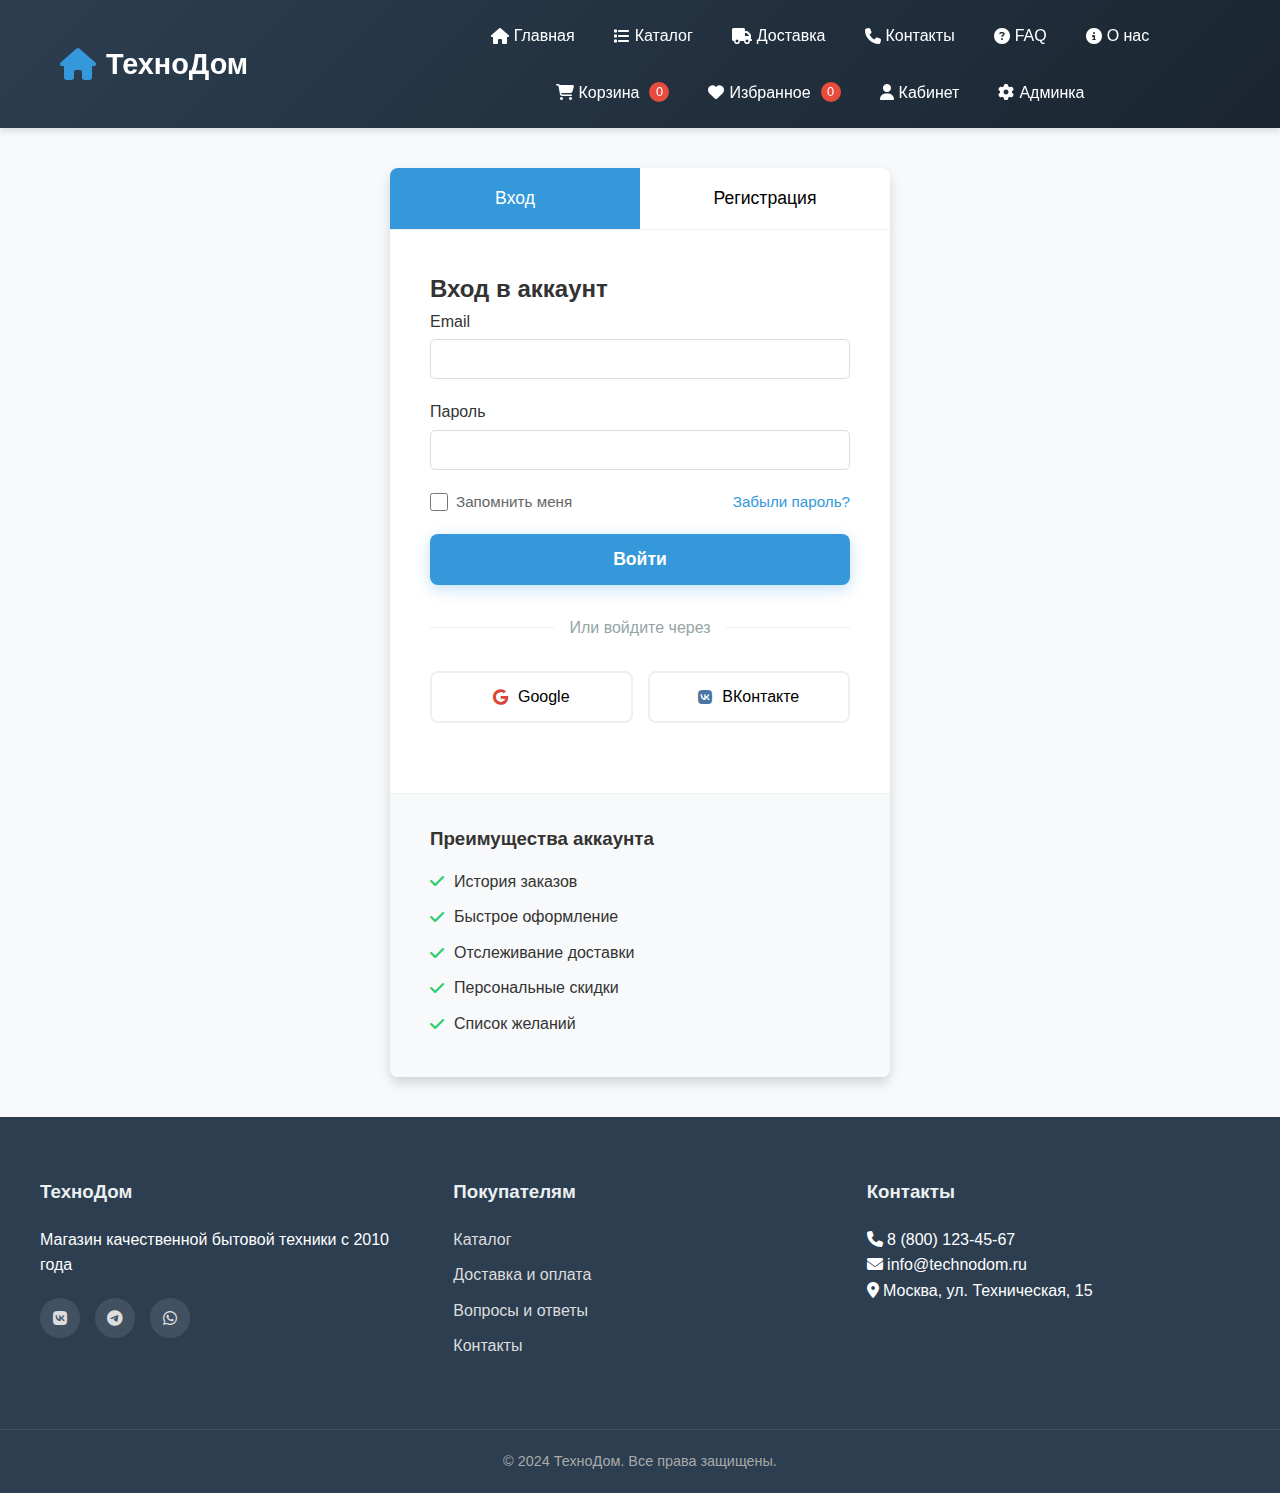
<file: pages/admin.html>
<!DOCTYPE html>
<html lang="ru">
<head>
    <meta charset="UTF-8">
    <meta name="viewport" content="width=device-width, initial-scale=1.0">
    <title>Админ-панель - ТехноДом</title>
    <link rel="stylesheet" href="https://cdnjs.cloudflare.com/ajax/libs/font-awesome/6.4.0/css/all.min.css">
    <link rel="stylesheet" href="../css/style.css">
</head>
<body>
<header>
    <div class="container header-container">
        <div class="logo">
            <a href="../index.html">
                <i class="fas fa-home"></i>
                <span>ТехноДом</span>
            </a>
        </div>
        
        <nav>
            <ul>
                <li><a href="../index.html"><i class="fas fa-home"></i> Главная</a></li>
                <li><a href="../pages/catalog.html"><i class="fas fa-list"></i> Каталог</a></li>
                <li><a href="../pages/delivery.html"><i class="fas fa-truck"></i> Доставка</a></li>
                <li><a href="../pages/contacts.html"><i class="fas fa-phone"></i> Контакты</a></li>
                <li><a href="../pages/faq.html"><i class="fas fa-question-circle"></i> FAQ</a></li>
                <li><a href="../pages/about.html"><i class="fas fa-info-circle"></i> О нас</a></li>
                <li><a href="../pages/cart.html"><i class="fas fa-shopping-cart"></i> Корзина <span class="cart-count">0</span></a></li>
                <li><a href="../pages/favorites.html"><i class="fas fa-heart"></i> Избранное <span class="fav-count">0</span></a></li>
                <li><a href="../pages/account.html"><i class="fas fa-user"></i> Кабинет</a></li>
                <li><a href="../pages/admin.html"><i class="fas fa-cog"></i> Админка</a></li>
            </ul>
        </nav>
        
        <div class="mobile-menu-btn">
            <i class="fas fa-bars"></i>
        </div>
    </div>
</header>

<div class="admin-login" id="admin-login">
    <div class="login-container">
        <h2>Вход в админ-панель</h2>
        <form id="login-form" onsubmit="adminLogin(event)">
            <div class="form-group">
                <label>Email</label>
                <input type="email" id="admin-email" placeholder="Введите email" required>
            </div>
            
            <div class="form-group">
                <label>Пароль</label>
                <input type="password" id="admin-password" placeholder="Введите пароль" required>
            </div>
            
            <button type="submit" class="btn btn-primary">Войти</button>
        </form>
        
        <div style="text-align: center; margin-top: 15px;">
            <a href="../index.html" style="color: #666; font-size: 0.9rem;">
                <i class="fas fa-arrow-left"></i> Вернуться на сайт
            </a>
        </div>
        
<script>
function simpleLogin() {
    // Просто показываем админ-панель
    document.getElementById('admin-login').style.display = 'none';
    document.getElementById('admin-panel').style.display = 'block';
    
    // Загружаем данные
    if (typeof loadAdminData === 'function') {
        loadAdminData();
    }
}
</script>
    </div>
</div>
        
        <div class="admin-container" id="admin-panel" style="display: none;">
            <div class="admin-header">
                <h1><i class="fas fa-cog"></i> Административная панель</h1>
                <div class="admin-user">
                    <span id="admin-user-name">Администратор</span>
                    <button class="btn btn-outline" onclick="logoutAdmin()">Выйти</button>
                </div>
            </div>
            
            <div class="admin-stats">
                <div class="stat-card">
                    <i class="fas fa-shopping-cart"></i>
                    <div class="stat-number" id="total-orders-admin">0</div>
                    <div class="stat-label">Всего заказов</div>
                </div>
                <div class="stat-card">
                    <i class="fas fa-users"></i>
                    <div class="stat-number" id="total-users">0</div>
                    <div class="stat-label">Пользователей</div>
                </div>
                <div class="stat-card">
                    <i class="fas fa-box"></i>
                    <div class="stat-number" id="total-products">0</div>
                    <div class="stat-label">Товаров</div>
                </div>
                <div class="stat-card">
                    <i class="fas fa-star"></i>
                    <div class="stat-number" id="total-reviews-admin">0</div>
                    <div class="stat-label">Отзывов</div>
                </div>
            </div>
            
            <div class="admin-tabs">
                <button class="admin-tab active" data-tab="products"><i class="fas fa-box"></i> Товары</button>
                <button class="admin-tab" data-tab="orders"><i class="fas fa-shopping-cart"></i> Заказы</button>
                <button class="admin-tab" data-tab="users"><i class="fas fa-users"></i> Пользователи</button>
                <button class="admin-tab" data-tab="reviews"><i class="fas fa-star"></i> Отзывы</button>
                <button class="admin-tab" data-tab="categories"><i class="fas fa-tags"></i> Категории</button>
                <button class="admin-tab" data-tab="settings"><i class="fas fa-cog"></i> Настройки</button>
            </div>
            
            <div class="admin-content">
                <!-- Управление товарами -->
                <div id="products-tab" class="admin-tab-content active">
                    <div class="tab-header">
                        <h2>Управление товарами</h2>
                        <button class="btn btn-primary" onclick="showAddProductForm()">
                            <i class="fas fa-plus"></i> Добавить товар
                        </button>
                    </div>
                    
                    <div class="search-filter">
                        <input type="text" id="product-search" placeholder="Поиск товаров..." onkeyup="searchProductsAdmin()">
                        <select id="product-category-filter" onchange="filterProductsAdmin()">
                            <option value="all">Все категории</option>
                            <option value="kitchen">Кухонная техника</option>
                            <option value="cleaning">Уборка</option>
                            <option value="climate">Климат</option>
                            <option value="electronics">Электроника</option>
                        </select>
                    </div>
                    
                    <div class="admin-table-container">
                        <table class="admin-table">
                            <thead>
                                <tr>
                                    <th>ID</th>
                                    <th>Изображение</th>
                                    <th>Название</th>
                                    <th>Категория</th>
                                    <th>Цена</th>
                                    <th>В наличии</th>
                                    <th>Рейтинг</th>
                                    <th>Действия</th>
                                </tr>
                            </thead>
                            <tbody id="products-table">
                                <!-- Товары загружаются через JS -->
                            </tbody>
                        </table>
                    </div>
                </div>
                
                <!-- Управление заказами -->
                <div id="orders-tab" class="admin-tab-content">
                    <div class="tab-header">
                        <h2>Управление заказами</h2>
                        <div class="order-stats">
                            <span class="stat-badge processing" id="processing-orders">0</span>
                            <span class="stat-badge delivered" id="delivered-orders">0</span>
                            <span class="stat-badge cancelled" id="cancelled-orders">0</span>
                        </div>
                    </div>
                    
                    <div class="search-filter">
                        <input type="text" id="order-search" placeholder="Поиск заказов..." onkeyup="searchOrders()">
                        <select id="order-status-filter-admin" onchange="filterOrders()">
                            <option value="all">Все статусы</option>
                            <option value="processing">В обработке</option>
                            <option value="delivered">Доставленные</option>
                            <option value="cancelled">Отмененные</option>
                        </select>
                    </div>
                    
                    <div class="admin-table-container">
                        <table class="admin-table">
                            <thead>
                                <tr>
                                    <th>ID</th>
                                    <th>Покупатель</th>
                                    <th>Дата</th>
                                    <th>Сумма</th>
                                    <th>Статус</th>
                                    <th>Действия</th>
                                </tr>
                            </thead>
                            <tbody id="orders-table">
                                <!-- Заказы загружаются через JS -->
                            </tbody>
                        </table>
                    </div>
                </div>
                
                <!-- Управление пользователями -->
                <div id="users-tab" class="admin-tab-content">
                    <div class="tab-header">
                        <h2>Управление пользователями</h2>
                        <button class="btn btn-primary" onclick="showAddUserForm()">
                            <i class="fas fa-plus"></i> Добавить пользователя
                        </button>
                    </div>
                    
                    <div class="search-filter">
                        <input type="text" id="user-search" placeholder="Поиск пользователей..." onkeyup="searchUsers()">
                        <select id="user-role-filter" onchange="filterUsers()">
                            <option value="all">Все роли</option>
                            <option value="user">Пользователи</option>
                            <option value="admin">Администраторы</option>
                        </select>
                    </div>
                    
                    <div class="admin-table-container">
                        <table class="admin-table">
                            <thead>
                                <tr>
                                    <th>ID</th>
                                    <th>Имя</th>
                                    <th>Email</th>
                                    <th>Телефон</th>
                                    <th>Роль</th>
                                    <th>Регистрация</th>
                                    <th>Действия</th>
                                </tr>
                            </thead>
                            <tbody id="users-table">
                                <!-- Пользователи загружаются через JS -->
                            </tbody>
                        </table>
                    </div>
                </div>
                
                <!-- Управление отзывами -->
                <div id="reviews-tab" class="admin-tab-content">
                    <div class="tab-header">
                        <h2>Управление отзывами</h2>
                    </div>
                    
                    <div class="search-filter">
                        <input type="text" id="review-search" placeholder="Поиск отзывов..." onkeyup="searchReviews()">
                        <select id="review-rating-filter" onchange="filterReviews()">
                            <option value="all">Все оценки</option>
                            <option value="5">5 звезд</option>
                            <option value="4">4 звезды</option>
                            <option value="3">3 звезды</option>
                            <option value="2">2 звезды</option>
                            <option value="1">1 звезда</option>
                        </select>
                    </div>
                    
                    <div class="admin-table-container">
                        <table class="admin-table">
                            <thead>
                                <tr>
                                    <th>ID</th>
                                    <th>Товар</th>
                                    <th>Автор</th>
                                    <th>Оценка</th>
                                    <th>Дата</th>
                                    <th>Статус</th>
                                    <th>Действия</th>
                                </tr>
                            </thead>
                            <tbody id="reviews-table">
                                <!-- Отзывы загружаются через JS -->
                            </tbody>
                        </table>
                    </div>
                </div>
                
                <!-- Управление категориями -->
                <div id="categories-tab" class="admin-tab-content">
                    <div class="tab-header">
                        <h2>Управление категориями</h2>
                        <button class="btn btn-primary" onclick="showAddCategoryForm()">
                            <i class="fas fa-plus"></i> Добавить категорию
                        </button>
                    </div>
                    
                    <div class="categories-grid">
                        <!-- Категории загружаются через JS -->
                    </div>
                </div>
                
                <!-- Настройки -->
                <div id="settings-tab" class="admin-tab-content">
                    <div class="tab-header">
                        <h2>Настройки магазина</h2>
                    </div>
                    
                    <div class="settings-form-admin">
                        <div class="form-group">
                            <label>Название магазина</label>
                            <input type="text" id="store-name" value="ТехноДом">
                        </div>
                        
                        <div class="form-group">
                            <label>Email для уведомлений</label>
                            <input type="email" id="store-email" value="info@technodom.ru">
                        </div>
                        
                        <div class="form-group">
                            <label>Телефон поддержки</label>
                            <input type="tel" id="store-phone" value="8 (800) 123-45-67">
                        </div>
                        
                        <div class="form-group">
                            <label>Минимальная сумма для бесплатной доставки</label>
                            <input type="number" id="free-delivery-threshold" value="20000">
                        </div>
                        
                        <div class="form-group">
                            <label>Стоимость доставки</label>
                            <input type="number" id="delivery-cost" value="500">
                        </div>
                        
                        <div class="form-group">
                            <label>Время работы</label>
                            <input type="text" id="working-hours" value="9:00-21:00">
                        </div>
                        
                        <div class="form-group">
                            <label>Адрес магазина</label>
                            <textarea id="store-address" rows="3">Москва, ул. Техническая, 15</textarea>
                        </div>
                        
                        <button class="btn btn-primary" onclick="saveStoreSettings()">Сохранить настройки</button>
                    </div>
                </div>
            </div>
        </div>
        
        <!-- Модальные окна -->
        <div id="add-product-modal" class="modal">
            <div class="modal-content">
                <div class="modal-header">
                    <h3>Добавить товар</h3>
                    <button class="close-btn" onclick="closeAddProduct()">&times;</button>
                </div>
                <div class="modal-body">
                    <form id="product-form">
                        <div class="form-row">
                            <div class="form-group">
                                <label>Название товара *</label>
                                <input type="text" id="product-name" required>
                            </div>
                            <div class="form-group">
                                <label>Категория *</label>
                                <select id="product-category" required>
                                    <option value="kitchen">Кухонная техника</option>
                                    <option value="cleaning">Техника для уборки</option>
                                    <option value="climate">Климатическая техника</option>
                                    <option value="electronics">Электроника</option>
                                    <option value="appliances">Крупная бытовая техника</option>
                                </select>
                            </div>
                        </div>
                        
                        <div class="form-row">
                            <div class="form-group">
                                <label>Цена *</label>
                                <input type="number" id="product-price" required min="0">
                            </div>
                            <div class="form-group">
                                <label>Старая цена</label>
                                <input type="number" id="product-old-price" min="0">
                            </div>
                        </div>
                        
                        <div class="form-row">
                            <div class="form-group">
                                <label>Код товара</label>
                                <input type="text" id="product-code">
                            </div>
                            <div class="form-group">
                                <label>Количество на складе</label>
                                <input type="number" id="product-stock" value="10" min="0">
                            </div>
                        </div>
                        
                        <div class="form-group">
                            <label>Краткое описание</label>
                            <textarea id="product-description-short" rows="2"></textarea>
                        </div>
                        
                        <div class="form-group">
                            <label>Полное описание</label>
                            <textarea id="product-description-full" rows="4"></textarea>
                        </div>
                        
                        <div class="form-group">
                            <label>URL изображения</label>
                            <input type="text" id="product-image" placeholder="https://example.com/image.jpg">
                        </div>
                        
                        <div class="form-group">
                            <label>Характеристики (JSON формат)</label>
                            <textarea id="product-specs" rows="4" placeholder='{"Мощность": "1000 Вт", "Цвет": "Белый"}'></textarea>
                        </div>
                        
                        <button type="submit" class="btn btn-primary">Сохранить товар</button>
                    </form>
                </div>
            </div>
        </div>
        
        <div id="add-user-modal" class="modal">
            <div class="modal-content">
                <div class="modal-header">
                    <h3>Добавить пользователя</h3>
                    <button class="close-btn" onclick="closeAddUser()">&times;</button>
                </div>
                <div class="modal-body">
                    <form id="user-form">
                        <div class="form-row">
                            <div class="form-group">
                                <label>Имя *</label>
                                <input type="text" id="user-name-admin" required>
                            </div>
                            <div class="form-group">
                                <label>Email *</label>
                                <input type="email" id="user-email-admin" required>
                            </div>
                        </div>
                        
                        <div class="form-row">
                            <div class="form-group">
                                <label>Телефон</label>
                                <input type="tel" id="user-phone-admin">
                            </div>
                            <div class="form-group">
                                <label>Роль</label>
                                <select id="user-role-admin">
                                    <option value="user">Пользователь</option>
                                    <option value="admin">Администратор</option>
                                </select>
                            </div>
                        </div>
                        
                        <div class="form-row">
                            <div class="form-group">
                                <label>Пароль *</label>
                                <input type="password" id="user-password-admin" required>
                            </div>
                            <div class="form-group">
                                <label>Подтверждение пароля *</label>
                                <input type="password" id="user-password-confirm-admin" required>
                            </div>
                        </div>
                        
                        <button type="submit" class="btn btn-primary">Создать пользователя</button>
                    </form>
                </div>
            </div>
        </div>
        
        <div id="add-category-modal" class="modal">
            <div class="modal-content">
                <div class="modal-header">
                    <h3>Добавить категорию</h3>
                    <button class="close-btn" onclick="closeAddCategory()">&times;</button>
                </div>
                <div class="modal-body">
                    <form id="category-form">
                        <div class="form-group">
                            <label>Название категории *</label>
                            <input type="text" id="category-name" required>
                        </div>
                        
                        <div class="form-group">
                            <label>Код категории (латиница) *</label>
                            <input type="text" id="category-code" required>
                        </div>
                        
                        <div class="form-group">
                            <label>Описание</label>
                            <textarea id="category-description" rows="3"></textarea>
                        </div>
                        
                        <div class="form-group">
                            <label>Иконка (Font Awesome класс)</label>
                            <input type="text" id="category-icon" value="fas fa-blender">
                        </div>
                        
                        <button type="submit" class="btn btn-primary">Создать категорию</button>
                    </form>
                </div>
            </div>
        </div>
    </main>

    <!-- Подвал -->
    <footer>
        <div class="container footer-container">
            <div class="footer-section">
                <h3>ТехноДом</h3>
                <p>Магазин качественной бытовой техники с 2010 года</p>
                <div class="social-links">
                    <a href="#"><i class="fab fa-vk"></i></a>
                    <a href="#"><i class="fab fa-telegram"></i></a>
                    <a href="#"><i class="fab fa-whatsapp"></i></a>
                </div>
            </div>
            
            <div class="footer-section">
                <h3>Покупателям</h3>
                <ul>
                    <li><a href="../САЙТ/pages/catalog.html">Каталог</a></li>
                    <li><a href="../САЙТ/pages/delivery.html">Доставка и оплата</a></li>
                    <li><a href="../САЙТ/pages/faq.html">Вопросы и ответы</a></li>
                    <li><a href="../САЙТ/pages/privacy.html">Политика конфиденциальности</a></li>
                </ul>
            </div>
            
            <div class="footer-section">
                <h3>Контакты</h3>
                <p><i class="fas fa-phone"></i> 8 (800) 123-45-67</p>
                <p><i class="fas fa-envelope"></i> info@technodom.ru</p>
                <p><i class="fas fa-map-marker-alt"></i> Москва, ул. Техническая, 15</p>
            </div>
        </div>
        
        <div class="footer-bottom">
            <p>&copy; 2024 ТехноДом. Все права защищены.</p>
        </div>
    </footer>

    <script src="../js/script.js"></script>
    <script src="../js/admin.js"></script>
</body>
</html>
</file>
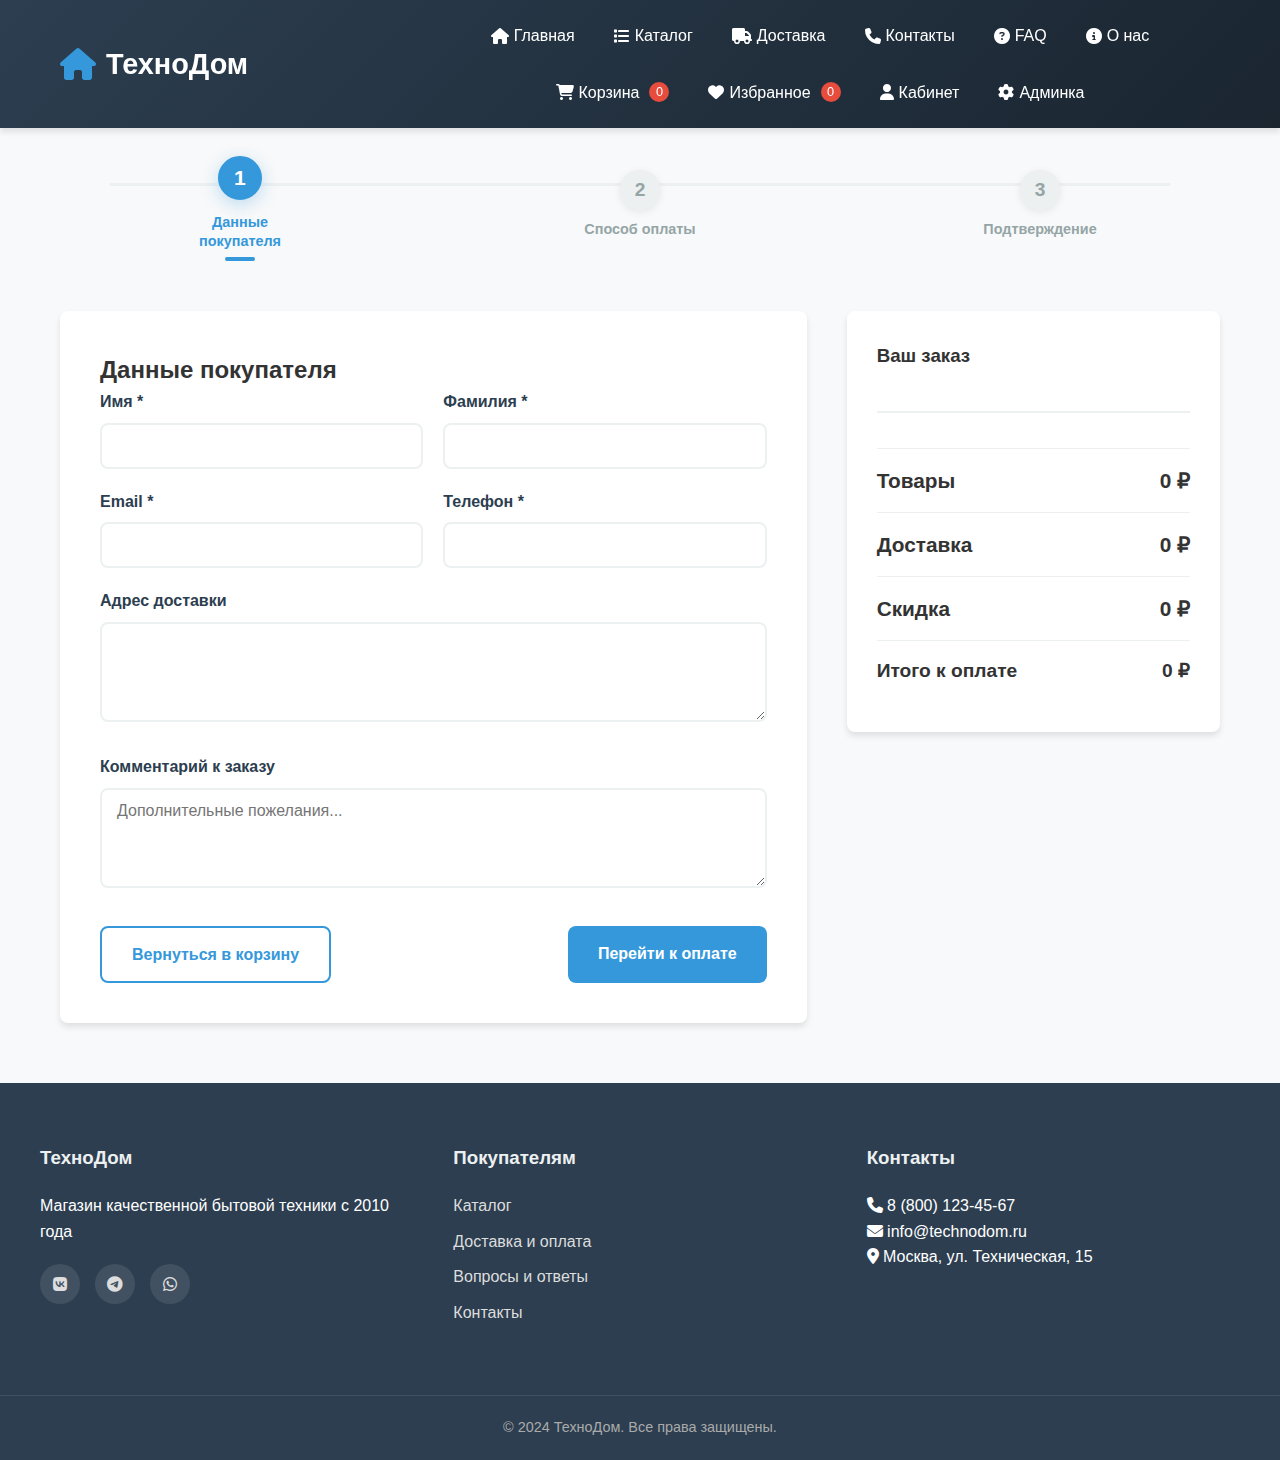
<file: pages/checkout.html>
<!DOCTYPE html>
<html lang="ru">
<head>
    <meta charset="UTF-8">
    <meta name="viewport" content="width=device-width, initial-scale=1.0">
    <title>Оформление заказа - ТехноДом</title>
    <link rel="stylesheet" href="https://cdnjs.cloudflare.com/ajax/libs/font-awesome/6.4.0/css/all.min.css">
    <link rel="stylesheet" href="../css/style.css">
</head>
<body>
<header>
    <div class="container header-container">
        <div class="logo">
            <a href="../index.html">
                <i class="fas fa-home"></i>
                <span>ТехноДом</span>
            </a>
        </div>
        
        <nav>
            <ul>
                <li><a href="../index.html"><i class="fas fa-home"></i> Главная</a></li>
                <li><a href="../pages/catalog.html"><i class="fas fa-list"></i> Каталог</a></li>
                <li><a href="../pages/delivery.html"><i class="fas fa-truck"></i> Доставка</a></li>
                <li><a href="../pages/contacts.html"><i class="fas fa-phone"></i> Контакты</a></li>
                <li><a href="../pages/faq.html"><i class="fas fa-question-circle"></i> FAQ</a></li>
                <li><a href="../pages/about.html"><i class="fas fa-info-circle"></i> О нас</a></li>
                <li><a href="../pages/cart.html"><i class="fas fa-shopping-cart"></i> Корзина <span class="cart-count">0</span></a></li>
                <li><a href="../pages/favorites.html"><i class="fas fa-heart"></i> Избранное <span class="fav-count">0</span></a></li>
                <li><a href="../pages/account.html"><i class="fas fa-user"></i> Кабинет</a></li>
                <li><a href="../pages/admin.html"><i class="fas fa-cog"></i> Админка</a></li>
            </ul>
        </nav>
        
        <div class="mobile-menu-btn">
            <i class="fas fa-bars"></i>
        </div>
    </div>
</header>
<div class="loading-overlay" id="loadingOverlay">
    <div class="loading-spinner"></div>
</div>

<div class="notification" id="notification"></div>

<div class="step-progress">
    <div class="step-progress-bar" id="stepProgressBar"></div>
</div>
    <main class="container">
        <div class="checkout-steps">
            <div class="step active" id="step1">
                <div class="step-number">1</div>
                <div class="step-text">Данные покупателя</div>
            </div>
            <div class="step" id="step2">
                <div class="step-number">2</div>
                <div class="step-text">Способ оплаты</div>
            </div>
            <div class="step" id="step3">
                <div class="step-number">3</div>
                <div class="step-text">Подтверждение</div>
            </div>
        </div>
        
        <div class="checkout-container">
            <div class="checkout-form-section" id="customer-data">
                <h2>Данные покупателя</h2>
                
                <div class="checkout-form">
                    <div class="form-row">
                        <div class="form-group">
                            <label>Имя *</label>
                            <input type="text" id="checkout-firstname" required>
                        </div>
                        <div class="form-group">
                            <label>Фамилия *</label>
                            <input type="text" id="checkout-lastname" required>
                        </div>
                    </div>
                    
                    <div class="form-row">
                        <div class="form-group">
                            <label>Email *</label>
                            <input type="email" id="checkout-email" required>
                        </div>
                        <div class="form-group">
                            <label>Телефон *</label>
                            <input type="tel" id="checkout-phone" required>
                        </div>
                    </div>
                    
                    <div class="form-group">
                        <label>Адрес доставки</label>
                        <textarea id="checkout-address" rows="3"></textarea>
                    </div>
                    
                    <div class="form-group">
                        <label>Комментарий к заказу</label>
                        <textarea id="checkout-comment" rows="3" placeholder="Дополнительные пожелания..."></textarea>
                    </div>
                    
                    <div class="form-actions">
                        <a href="../pages/cart.html" class="btn-outline">Вернуться в корзину</a>
                        <button class="btn-primary" onclick="goToPayment()">Перейти к оплате</button>
                    </div>
                </div>
            </div>
            
            <div class="checkout-summary">
                <h3>Ваш заказ</h3>
                <div class="checkout-items" id="checkout-items">
                    <!-- Товары загружаются через JS -->
                </div>
                
                <div class="checkout-totals">
                    <div class="total-row">
                        <span>Товары</span>
                        <span id="subtotal-checkout">0 ₽</span>
                    </div>
                    <div class="total-row">
                        <span>Доставка</span>
                        <span id="delivery-checkout">0 ₽</span>
                    </div>
                    <div class="total-row">
                        <span>Скидка</span>
                        <span id="discount-checkout">0 ₽</span>
                    </div>
                    <div class="total-row total-final">
                        <span>Итого к оплате</span>
                        <span id="total-checkout">0 ₽</span>
                    </div>
                </div>
            </div>
        </div>
        
        <!-- Шаг оплаты -->
        <div class="checkout-form-section" id="payment-section" style="display: none;">
            <h2>Выберите способ оплаты</h2>
            
            <div class="payment-methods">
                <div class="payment-method">
                    <input type="radio" name="payment" id="card-payment" checked>
                    <label for="card-payment">
                        <i class="fas fa-credit-card"></i>
                        <div>
                            <h4>Банковская карта</h4>
                            <p>Оплата онлайн банковской картой</p>
                        </div>
                    </label>
                </div>
                
                <div class="payment-method">
                    <input type="radio" name="payment" id="cash-payment">
                    <label for="cash-payment">
                        <i class="fas fa-money-bill-wave"></i>
                        <div>
                            <h4>Наличными при получении</h4>
                            <p>Оплата курьеру при доставке</p>
                        </div>
                    </label>
                </div>
                
                <div class="payment-method">
                    <input type="radio" name="payment" id="installment-payment">
                    <label for="installment-payment">
                        <i class="fas fa-calendar-alt"></i>
                        <div>
                            <h4>Рассрочка</h4>
                            <p>Рассрочка 0% на 12 месяцев</p>
                        </div>
                    </label>
                </div>
            </div>
            
            <!-- Форма оплаты картой -->
            <div class="card-payment-form" id="card-form">
                <h3>Данные карты</h3>
                
                <div class="form-group">
                    <label>Номер карты</label>
                    <input type="text" id="card-number" placeholder="0000 0000 0000 0000" maxlength="19">
                </div>
                
                <div class="form-row">
                    <div class="form-group">
                        <label>Срок действия</label>
                        <input type="text" id="card-expiry" placeholder="ММ/ГГ" maxlength="5">
                    </div>
                    <div class="form-group">
                        <label>CVV/CVC</label>
                        <input type="text" id="card-cvv" placeholder="123" maxlength="3">
                    </div>
                </div>
                
                <div class="form-group">
                    <label>Имя держателя карты</label>
                    <input type="text" id="card-holder" placeholder="IVAN IVANOV">
                </div>
                
                <div class="form-group">
                    <label>
                        <input type="checkbox" id="save-card"> Сохранить карту для будущих покупок
                    </label>
                </div>
            </div>
            
            <div class="form-actions">
                <button class="btn-outline" onclick="backToCustomerData()">Назад</button>
                <button class="btn-primary" onclick="processPayment()">Оплатить</button>
            </div>
        </div>
        
        <!-- Подтверждение заказа -->
        <div class="order-confirmation" id="confirmation-section" style="display: none;">
            <div class="confirmation-content">
                <div class="confirmation-icon">
                    <i class="fas fa-check-circle"></i>
                </div>
                
                <h2>Заказ успешно оформлен!</h2>
                
                <div class="order-details">
                    <p><strong>Номер заказа:</strong> <span id="order-number">000001</span></p>
                    <p><strong>Сумма:</strong> <span id="order-total">0 ₽</span></p>
                    <p><strong>Способ оплаты:</strong> <span id="order-payment">Банковская карта</span></p>
                    <p><strong>Статус:</strong> <span class="status processing">В обработке</span></p>
                </div>
                
                <p>На ваш email отправлено подтверждение заказа. Мы свяжемся с вами для уточнения деталей доставки.</p>
                
                <div class="confirmation-actions">
                    <a href="../index.html" class="btn-primary">Вернуться на главную</a>
                    <a href="../pages/account.html#orders" class="btn-outline">Мои заказы</a>
                </div>
            </div>
        </div>
    </main>

    <footer>
        <div class="container footer-container">
            <div class="footer-section">
                <h3>ТехноДом</h3>
                <p>Магазин качественной бытовой техники с 2010 года</p>
                <div class="social-links">
                    <a href="#"><i class="fab fa-vk"></i></a>
                    <a href="#"><i class="fab fa-telegram"></i></a>
                    <a href="#"><i class="fab fa-whatsapp"></i></a>
                </div>
            </div>
            
            <div class="footer-section">
                <h3>Покупателям</h3>
                <ul>
                    <li><a href="../pages/catalog.html">Каталог</a></li>
                    <li><a href="../pages/delivery.html">Доставка и оплата</a></li>
                    <li><a href="../pages/faq.html">Вопросы и ответы</a></li>
                    <li><a href="../pages/contacts.html">Контакты</a></li>
                </ul>
            </div>
            
            <div class="footer-section">
                <h3>Контакты</h3>
                <p><i class="fas fa-phone"></i> 8 (800) 123-45-67</p>
                <p><i class="fas fa-envelope"></i> info@technodom.ru</p>
                <p><i class="fas fa-map-marker-alt"></i> Москва, ул. Техническая, 15</p>
            </div>
        </div>
        
        <div class="footer-bottom">
            <p>&copy; 2024 ТехноДом. Все права защищены.</p>
        </div>
    </footer>

    <script src="../js/script.js"></script>
    <script>
    // Проверка, что все работает
    console.log('Checkout page loaded');
    
    // Данные для оформления заказа
    let checkoutData = {
        customer: {},
        payment: {},
        order: {}
    };
    
    document.addEventListener('DOMContentLoaded', function() {
        // Инициализация страницы оформления
        initCheckoutPage();
    });
    
    function initCheckoutPage() {
        // Загрузка данных пользователя если он авторизован
        const currentUser = JSON.parse(localStorage.getItem('currentUser'));
        if (currentUser) {
            const nameParts = currentUser.name ? currentUser.name.split(' ') : [];
            document.getElementById('checkout-firstname').value = nameParts[0] || currentUser.firstname || '';
            document.getElementById('checkout-lastname').value = nameParts[1] || currentUser.lastname || '';
            document.getElementById('checkout-email').value = currentUser.email || '';
            document.getElementById('checkout-phone').value = currentUser.phone || '';
            document.getElementById('checkout-address').value = currentUser.address || '';
        }
        
        // Проверяем, есть ли товары в корзине
        const cart = JSON.parse(localStorage.getItem('cart')) || [];
        if (cart.length === 0) {
            setTimeout(() => {
                if (confirm('Ваша корзина пуста. Перейти к покупкам?')) {
                    window.location.href = 'catalog.html';
                }
            }, 500);
            return;
        }
        
        // Загружаем данные корзины
        loadCheckoutData();
    }
    
    function loadCheckoutData() {
        const cart = JSON.parse(localStorage.getItem('cart')) || [];
        const products = JSON.parse(localStorage.getItem('products')) || getDefaultProducts();
        const container = document.getElementById('checkout-items');
        
        if (!container) return;
        
        let subtotal = 0;
        let itemsHtml = '';
        
        cart.forEach(item => {
            const product = products.find(p => p.id === item.productId);
            if (product) {
                const itemTotal = product.price * item.quantity;
                subtotal += itemTotal;
                
                itemsHtml += `
                    <div class="checkout-item">
                        <div class="item-image">
                            <img src="${product.image}" alt="${product.name}">
                        </div>
                        <div class="item-details">
                            <h4>${product.name}</h4>
                            <div class="item-price">${product.price.toLocaleString()} ₽ × ${item.quantity}</div>
                        </div>
                        <div class="item-total">${itemTotal.toLocaleString()} ₽</div>
                    </div>
                `;
            }
        });
        
        container.innerHTML = itemsHtml;
        
        // Расчет итогов
        const freeDeliveryThreshold = 20000;
        let deliveryCost = subtotal >= freeDeliveryThreshold ? 0 : 500;
        
        // Проверка промокода
        const promoCode = localStorage.getItem('activePromoCode');
        let discount = 0;
        
        if (promoCode === 'TECHNO10' && subtotal > 0) {
            discount = subtotal * 0.1;
        } else if (promoCode === 'WELCOME500' && subtotal > 0) {
            discount = 500;
        }
        
        const total = subtotal + deliveryCost - discount;
        
        // Обновление сумм
        document.getElementById('subtotal-checkout').textContent = subtotal.toLocaleString() + ' ₽';
        document.getElementById('delivery-checkout').textContent = 
            deliveryCost === 0 ? 'Бесплатно' : deliveryCost.toLocaleString() + ' ₽';
        document.getElementById('discount-checkout').textContent = 
            discount > 0 ? '-' + discount.toLocaleString() + ' ₽' : '0 ₽';
        document.getElementById('total-checkout').textContent = total.toLocaleString() + ' ₽';
        
        checkoutData.order = {
            subtotal,
            delivery: deliveryCost,
            discount,
            total
        };
    }
    
    function goToPayment() {
        // Сбор данных покупателя
        const customer = {
            firstname: document.getElementById('checkout-firstname').value,
            lastname: document.getElementById('checkout-lastname').value,
            email: document.getElementById('checkout-email').value,
            phone: document.getElementById('checkout-phone').value,
            address: document.getElementById('checkout-address').value,
            comment: document.getElementById('checkout-comment').value,
            date: new Date().toLocaleDateString('ru-RU')
        };
        
        // Проверка обязательных полей
        if (!customer.firstname || !customer.lastname || !customer.email || !customer.phone) {
            alert('Пожалуйста, заполните все обязательные поля: имя, фамилия, email и телефон');
            return;
        }
        
        // Проверка email
        const emailRegex = /^[^\s@]+@[^\s@]+\.[^\s@]+$/;
        if (!emailRegex.test(customer.email)) {
            alert('Пожалуйста, введите корректный email адрес');
            return;
        }
        
        checkoutData.customer = customer;
        
        // Переход к оплате
        document.getElementById('customer-data').style.display = 'none';
        document.getElementById('payment-section').style.display = 'block';
        
        // Обновление шагов
        updateSteps(2);
    }
    
    function backToCustomerData() {
        document.getElementById('payment-section').style.display = 'none';
        document.getElementById('customer-data').style.display = 'block';
        
        updateSteps(1);
    }
    
    function processPayment() {
        // Сбор данных оплаты
        const paymentMethod = document.querySelector('input[name="payment"]:checked');
        if (!paymentMethod) {
            alert('Пожалуйста, выберите способ оплаты');
            return;
        }
        
        const paymentData = {
            method: paymentMethod.id.replace('-payment', ''),
            type: 'simulated'
        };
        
        // Если выбрана карта, проверяем данные карты
        if (paymentMethod.id === 'card-payment') {
            const cardNumber = document.getElementById('card-number')?.value.replace(/\s+/g, '') || '';
            const cardExpiry = document.getElementById('card-expiry')?.value || '';
            const cardCVV = document.getElementById('card-cvv')?.value || '';
            const cardHolder = document.getElementById('card-holder')?.value || '';
            
            if (!cardNumber || !cardExpiry || !cardCVV || !cardHolder) {
                alert('Пожалуйста, заполните все поля данных карты');
                return;
            }
            
            if (cardNumber.replace(/\s/g, '').length !== 16) {
                alert('Номер карты должен содержать 16 цифр');
                return;
            }
            
            if (cardCVV.length !== 3) {
                alert('CVV код должен содержать 3 цифры');
                return;
            }
            
            paymentData.card = {
                last4: cardNumber.slice(-4),
                holder: cardHolder
            };
        }
        
        checkoutData.payment = paymentData;
        
        // Показываем загрузку
        const payButton = document.querySelector('.btn-primary[onclick="processPayment()"]');
        const originalText = payButton.innerHTML;
        payButton.innerHTML = '<i class="fas fa-spinner fa-spin"></i> Обработка...';
        payButton.disabled = true;
        
        // Имитация обработки платежа (3 секунды)
        setTimeout(() => {
            createOrder();
            payButton.innerHTML = originalText;
            payButton.disabled = false;
        }, 3000);
    }
    
    function createOrder() {
        const cart = JSON.parse(localStorage.getItem('cart')) || [];
        const products = JSON.parse(localStorage.getItem('products')) || getDefaultProducts();
        const currentUser = JSON.parse(localStorage.getItem('currentUser'));
        
        // Проверяем корзину
        if (cart.length === 0) {
            alert('Корзина пуста!');
            window.location.href = 'cart.html';
            return;
        }
        
        // Проверяем наличие товаров
        let items = [];
        let subtotal = 0;
        let stockErrors = [];
        
        cart.forEach(item => {
            const product = products.find(p => p.id === item.productId);
            if (product) {
                // Проверяем наличие
                if (product.inStock === false || (product.stock && product.stock < item.quantity)) {
                    stockErrors.push({
                        name: product.name,
                        requested: item.quantity,
                        available: product.stock || 0
                    });
                    return;
                }
                
                const itemTotal = product.price * item.quantity;
                subtotal += itemTotal;
                
                items.push({
                    productId: item.productId,
                    name: product.name,
                    price: product.price,
                    quantity: item.quantity,
                    image: product.image
                });
                
                // Уменьшаем количество на складе
                if (product.stock !== undefined) {
                    product.stock -= item.quantity;
                    if (product.stock <= 0) {
                        product.inStock = false;
                    }
                }
            }
        });
        
        // Если есть ошибки с количеством
        if (stockErrors.length > 0) {
            let errorMessage = 'Недостаточно товара на складе:\n';
            stockErrors.forEach(error => {
                errorMessage += `- ${error.name}: доступно ${error.available}, запрошено ${error.requested}\n`;
            });
            alert(errorMessage);
            return;
        }
        
        // Создание заказа
        const order = {
            id: Date.now(),
            customer: checkoutData.customer,
            payment: checkoutData.payment,
            items: items,
            subtotal: subtotal,
            delivery: checkoutData.order.delivery,
            discount: checkoutData.order.discount,
            total: checkoutData.order.total,
            status: 'processing',
            date: new Date().toLocaleDateString('ru-RU'),
            time: new Date().toLocaleTimeString('ru-RU'),
            userId: currentUser ? currentUser.id : null
        };
        
        // Сохранение заказа
        const orders = JSON.parse(localStorage.getItem('orders')) || [];
        orders.push(order);
        localStorage.setItem('orders', JSON.stringify(orders));
        
        // Сохранение обновленных товаров
        localStorage.setItem('products', JSON.stringify(products));
        
        // Очистка корзины
        localStorage.removeItem('cart');
        localStorage.removeItem('activePromoCode');
        
        // Обновление счетчика корзины
        updateCartCount();
        
        // Показ подтверждения
        showConfirmation(order);

        // После успешного создания заказа
    showConfirmation(order);
    
    // Добавить автоматическое обновление интерфейса
    setTimeout(() => {
        // Обновляем счетчики
        updateCartCount();
        updateFavCount();
        
        // Показываем дополнительное сообщение
        const confirmationMsg = document.querySelector('.confirmation-message');
        if (confirmationMsg) {
            confirmationMsg.innerHTML += `
                <p><strong>Данные обновлены:</strong></p>
                <p>• Статистика профиля обновлена</p>
                <p>• Админ-панель синхронизирована</p>
                <p>• Остатки товаров изменены</p>
            `;
        }
    }, 1000);
    }
    
    function showConfirmation(order) {
        document.getElementById('payment-section').style.display = 'none';
        document.getElementById('confirmation-section').style.display = 'block';
        
        // Заполнение данных заказа
        document.getElementById('order-number').textContent = order.id;
        document.getElementById('order-total').textContent = order.total.toLocaleString() + ' ₽';
        
        const paymentMethods = {
            'card': 'Банковская карта',
            'cash': 'Наличными при получении',
            'installment': 'Рассрочка'
        };
        
        document.getElementById('order-payment').textContent = 
            paymentMethods[order.payment.method] || order.payment.method;
        
        updateSteps(3);
        
        // Обновление статистики
        const stats = JSON.parse(localStorage.getItem('storeStats')) || {
            totalOrders: 0,
            totalRevenue: 0
        };
        
        stats.totalOrders += 1;
        stats.totalRevenue += order.total;
        
        localStorage.setItem('storeStats', JSON.stringify(stats));
    }
    
function updateSteps(step) {
    // Убираем все классы
    document.getElementById('step1').className = 'step';
    document.getElementById('step2').className = 'step';
    document.getElementById('step3').className = 'step';
    
    // Устанавливаем активный шаг
    if (step >= 1) document.getElementById('step1').classList.add('completed');
    if (step >= 2) document.getElementById('step2').classList.add('completed');
    if (step >= 3) document.getElementById('step3').classList.add('completed');
    
    // Активный шаг
    if (step >= 1 && step < 2) document.getElementById('step1').classList.add('active');
    if (step >= 2 && step < 3) document.getElementById('step2').classList.add('active');
    if (step >= 3) document.getElementById('step3').classList.add('active');
}
    
    // Форматирование номера карты
    document.getElementById('card-number')?.addEventListener('input', function(e) {
        let value = e.target.value.replace(/\s+/g, '').replace(/[^0-9]/gi, '');
        let matches = value.match(/\d{4,16}/g);
        let match = matches && matches[0] || '';
        let parts = [];
        
        for (let i = 0; i < match.length; i += 4) {
            parts.push(match.substring(i, i + 4));
        }
        
        if (parts.length) {
            e.target.value = parts.join(' ');
        } else {
            e.target.value = value;
        }
    });
    
    // Форматирование срока действия
    document.getElementById('card-expiry')?.addEventListener('input', function(e) {
        let value = e.target.value.replace(/[^0-9]/g, '');
        if (value.length >= 2) {
            e.target.value = value.substring(0, 2) + '/' + value.substring(2, 4);
        }
    });
    
    // Только цифры для CVV
    document.getElementById('card-cvv')?.addEventListener('input', function(e) {
        e.target.value = e.target.value.replace(/[^0-9]/g, '');
    });
    
    // Только буквы для имени держателя
    document.getElementById('card-holder')?.addEventListener('input', function(e) {
        e.target.value = e.target.value.replace(/[^a-zA-Zа-яА-Я\s]/g, '');
    });

    function updateSteps(step) {
    const steps = document.querySelectorAll('.step');
    const progressBar = document.getElementById('stepProgressBar');
    
    steps.forEach((s, index) => {
        s.classList.remove('active', 'completed');
        if (index < step) {
            s.classList.add('completed');
        }
        if (index === step - 1) {
            s.classList.add('active');
        }
    });
    
    if (progressBar) {
        progressBar.className = 'step-progress-bar';
        progressBar.classList.add(`step-${step}`);
    }
}
</script>
    
    <style>
    /* Дополнительные стили для оформления заказа */
    
    /* Стили для полей формы */
    .form-group {
        margin-bottom: 25px;
    }
    
    .form-group label {
        display: block;
        margin-bottom: 8px;
        font-weight: 600;
        color: var(--dark);
    }
    
    .form-group input,
    .form-group textarea,
    .form-group select {
        width: 100%;
        padding: 12px 15px;
        border: 2px solid var(--light);
        border-radius: var(--border-radius);
        font-size: 1rem;
        transition: var(--transition);
        background: white;
    }
    
    .form-group input:focus,
    .form-group textarea:focus,
    .form-group select:focus {
        outline: none;
        border-color: var(--secondary);
        box-shadow: 0 0 0 3px rgba(52, 152, 219, 0.1);
    }
    
    .form-group input.error,
    .form-group textarea.error {
        border-color: var(--danger);
    }
    
    .form-row {
        display: grid;
        grid-template-columns: 1fr 1fr;
        gap: 20px;
        margin-bottom: 20px;
    }
    
    /* Кнопки */
    .btn-primary, .btn-outline {
        padding: 14px 30px;
        border-radius: var(--border-radius);
        font-weight: 600;
        cursor: pointer;
        transition: var(--transition);
        text-decoration: none;
        display: inline-block;
        text-align: center;
        font-size: 1rem;
        border: none;
    }
    
    .btn-primary {
        background: var(--secondary);
        color: white;
    }
    
    .btn-primary:hover {
        background: var(--secondary-dark);
        transform: translateY(-2px);
        box-shadow: 0 5px 15px rgba(52, 152, 219, 0.3);
    }
    
    .btn-outline {
        background: white;
        color: var(--secondary);
        border: 2px solid var(--secondary);
    }
    
    .btn-outline:hover {
        background: var(--secondary);
        color: white;
        transform: translateY(-2px);
    }
    
    .btn-primary:disabled,
    .btn-primary[disabled] {
        opacity: 0.6;
        cursor: not-allowed;
        transform: none !important;
    }
    
    /* Сообщения об ошибках */
    .error-message {
        color: var(--danger);
        font-size: 0.85rem;
        margin-top: 5px;
        display: none;
    }
    
    .error-message.show {
        display: block;
    }
    
    /* Подсказки */
    .form-hint {
        font-size: 0.85rem;
        color: var(--gray);
        margin-top: 5px;
    }
    
    /* Адаптивность для мобильных */
    @media (max-width: 768px) {
        .form-row {
            grid-template-columns: 1fr;
            gap: 15px;
        }
        
        .checkout-form-section {
            padding: 20px;
        }
        
        .btn-primary, .btn-outline {
            width: 100%;
            margin-bottom: 10px;
        }
        
        .form-actions {
            flex-direction: column;
        }
        
        .checkout-item {
            flex-direction: column;
            align-items: flex-start;
        }
        
        .item-image {
            width: 100%;
            height: 150px;
            margin-right: 0;
            margin-bottom: 15px;
        }
        
        .item-details {
            width: 100%;
            margin-bottom: 10px;
        }
        
        .item-total {
            align-self: flex-end;
        }
    }
    
    /* Анимации */
    @keyframes fadeIn {
        from {
            opacity: 0;
            transform: translateY(20px);
        }
        to {
            opacity: 1;
            transform: translateY(0);
        }
    }
    
    .checkout-form-section {
        animation: fadeIn 0.5s ease-out;
    }
    
    /* Стили для загрузки */
    .loading-overlay {
        position: fixed;
        top: 0;
        left: 0;
        right: 0;
        bottom: 0;
        background: rgba(255, 255, 255, 0.9);
        display: flex;
        align-items: center;
        justify-content: center;
        z-index: 1000;
        display: none;
    }
    
    .loading-spinner {
        width: 50px;
        height: 50px;
        border: 5px solid var(--light);
        border-top: 5px solid var(--secondary);
        border-radius: 50%;
        animation: spin 1s linear infinite;
    }
    
    @keyframes spin {
        0% { transform: rotate(0deg); }
        100% { transform: rotate(360deg); }
    }
    
    /* Стили для статусов */
    .status {
        padding: 5px 15px;
        border-radius: 20px;
        font-size: 0.85rem;
        font-weight: 600;
        display: inline-block;
    }
    
    .status.processing {
        background: #fff3cd;
        color: #856404;
        border: 1px solid #ffeaa7;
    }
    
    .status.completed {
        background: #d4edda;
        color: #155724;
        border: 1px solid #c3e6cb;
    }
    
    .status.cancelled {
        background: #f8d7da;
        color: #721c24;
        border: 1px solid #f5c6cb;
    }
    
    /* Стили для обязательных полей */
    .required::after {
        content: " *";
        color: var(--danger);
    }
    
    /* Стили для иконок в полях */
    .form-group.with-icon {
        position: relative;
    }
    
    .form-group.with-icon i {
        position: absolute;
        left: 15px;
        top: 42px;
        color: var(--gray);
    }
    
    .form-group.with-icon input {
        padding-left: 45px;
    }
    
    /* Стили для чекбоксов */
    .checkbox-group {
        display: flex;
        align-items: center;
        margin: 15px 0;
    }
    
    .checkbox-group input[type="checkbox"] {
        width: auto;
        margin-right: 10px;
    }
    
    /* Стили для радио-кнопок */
    .radio-group {
        display: flex;
        gap: 20px;
        margin: 15px 0;
    }
    
    /* Стили для выпадающих списков */
    .select-wrapper {
        position: relative;
    }
    
    .select-wrapper::after {
        content: "▼";
        position: absolute;
        right: 15px;
        top: 50%;
        transform: translateY(-50%);
        color: var(--gray);
        pointer-events: none;
    }
    
    select {
        appearance: none;
        -webkit-appearance: none;
        -moz-appearance: none;
        cursor: pointer;
    }
    
    /* Стили для промокода */
    .promo-section {
        display: flex;
        gap: 10px;
        margin: 20px 0;
    }
    
    .promo-section input {
        flex: 1;
    }
    
    /* Стили для доставки */
    .delivery-options {
        margin: 20px 0;
    }
    
    .delivery-option {
        display: flex;
        align-items: center;
        padding: 15px;
        border: 2px solid var(--light);
        border-radius: var(--border-radius);
        margin-bottom: 10px;
        cursor: pointer;
        transition: var(--transition);
    }
    
    .delivery-option:hover,
    .delivery-option.active {
        border-color: var(--secondary);
        background: rgba(52, 152, 219, 0.05);
    }
    
    .delivery-option input {
        margin-right: 15px;
    }
    
    .delivery-info {
        margin-left: auto;
        font-weight: bold;
        color: var(--secondary);
    }
    
    /* Стили для календаря */
    .date-picker {
        position: relative;
    }
    
    .date-picker input {
        background: white url('data:image/svg+xml;utf8,<svg xmlns="http://www.w3.org/2000/svg" width="20" height="20" viewBox="0 0 24 24" fill="none" stroke="%23666" stroke-width="2" stroke-linecap="round" stroke-linejoin="round"><rect x="3" y="4" width="18" height="18" rx="2" ry="2"></rect><line x1="16" y1="2" x2="16" y2="6"></line><line x1="8" y1="2" x2="8" y2="6"></line><line x1="3" y1="10" x2="21" y2="10"></rect></svg>') no-repeat right 15px center;
        background-size: 20px;
    }
    
    /* Стили для уведомлений */
    .notification {
        position: fixed;
        top: 20px;
        right: 20px;
        padding: 15px 25px;
        border-radius: var(--border-radius);
        box-shadow: var(--shadow);
        z-index: 1001;
        animation: slideIn 0.3s ease-out;
        display: none;
    }
    
    .notification.success {
        background: var(--success);
        color: white;
    }
    
    .notification.error {
        background: var(--danger);
        color: white;
    }
    
    .notification.warning {
        background: var(--warning);
        color: white;
    }
    
    @keyframes slideIn {
        from {
            transform: translateX(100%);
            opacity: 0;
        }
        to {
            transform: translateX(0);
            opacity: 1;
        }
    }
    
    /* Стили для миниатюр товаров */
    .item-image.mini {
        width: 50px;
        height: 50px;
        min-width: 50px;
    }

    /* Исправленные стили для этапов оплаты */
    
    .checkout-steps {
        display: flex;
        justify-content: center;
        align-items: center;
        gap: 80px;
        margin: 40px 0 60px;
        position: relative;
    }
    
    .checkout-steps::before {
        content: '';
        position: absolute;
        top: 25px;
        left: 50px;
        right: 50px;
        height: 3px;
        background: var(--light);
        z-index: 1;
    }
    
    .step {
        display: flex;
        flex-direction: column;
        align-items: center;
        position: relative;
        z-index: 2;
        color: var(--gray);
        transition: all 0.3s ease;
    }
    
    .step-number {
        width: 50px;
        height: 50px;
        border-radius: 50%;
        background: white;
        border: 3px solid var(--light);
        display: flex;
        align-items: center;
        justify-content: center;
        font-weight: bold;
        font-size: 1.2rem;
        margin-bottom: 15px;
        transition: all 0.3s ease;
        box-shadow: 0 2px 8px rgba(0,0,0,0.08);
    }
    
    .step-text {
        font-size: 0.9rem;
        font-weight: 600;
        text-align: center;
        max-width: 120px;
        line-height: 1.3;
        transition: all 0.3s ease;
    }
    
    /* Активный шаг */
    .step.active {
        color: var(--dark);
    }
    
    .step.active .step-number {
        background: var(--secondary);
        border-color: var(--secondary);
        color: white;
        transform: scale(1.1);
        box-shadow: 0 4px 15px rgba(52, 152, 219, 0.3);
    }
    
    .step.active .step-text {
        color: var(--secondary);
        font-weight: 700;
    }
    
    /* Завершенный шаг */
    .step.completed {
        color: var(--success);
    }
    
    .step.completed .step-number {
        background: var(--success);
        border-color: var(--success);
        color: white;
    }
    
    .step.completed .step-text {
        color: var(--dark);
    }
    
    /* Иконки для завершенных шагов */
    .step.completed .step-number::after {
        content: '✓';
        font-size: 1.3rem;
        font-weight: bold;
    }
    
    /* Адаптивность */
    @media (max-width: 992px) {
        .checkout-steps {
            gap: 40px;
        }
        
        .checkout-steps::before {
            left: 30px;
            right: 30px;
        }
    }
    
    @media (max-width: 768px) {
        .checkout-steps {
            flex-direction: column;
            gap: 30px;
            align-items: flex-start;
            margin: 30px 0 40px;
            padding-left: 30px;
        }
        
        .checkout-steps::before {
            content: '';
            position: absolute;
            top: 0;
            bottom: 0;
            left: 25px;
            width: 3px;
            height: auto;
            background: var(--light);
        }
        
        .step {
            flex-direction: row;
            align-items: center;
            gap: 20px;
            width: 100%;
        }
        
        .step-number {
            width: 50px;
            height: 50px;
            margin-bottom: 0;
            flex-shrink: 0;
        }
        
        .step-text {
            text-align: left;
            max-width: none;
            font-size: 1rem;
        }
    }
    
    @media (max-width: 576px) {
        .checkout-steps {
            padding-left: 20px;
        }
        
        .step-number {
            width: 45px;
            height: 45px;
            font-size: 1.1rem;
        }
        
        .step-text {
            font-size: 0.95rem;
        }
    }
    
    /* Альтернативный вариант с цветным фоном */
    .checkout-header {
        background: linear-gradient(135deg, #f8f9fa 0%, #e9ecef 100%);
        padding: 30px;
        border-radius: var(--border-radius);
        margin-bottom: 40px;
        box-shadow: 0 4px 12px rgba(0,0,0,0.05);
    }
    
    /* Дополнительная подсветка текущего шага */
    .step.active .step-text {
        position: relative;
        padding-top: 5px;
    }
    
    .step.active .step-text::after {
        content: '';
        position: absolute;
        bottom: -10px;
        left: 50%;
        transform: translateX(-50%);
        width: 30px;
        height: 4px;
        background: var(--secondary);
        border-radius: 2px;
    }
    
    @media (max-width: 768px) {
        .step.active .step-text::after {
            display: none;
        }
    }
    
    /* Анимация при смене шага */
    .step-number {
        transition: all 0.4s cubic-bezier(0.4, 0, 0.2, 1);
    }
    
    .step.active .step-number {
        animation: pulse 1.5s infinite;
    }
    
    @keyframes pulse {
        0% {
            box-shadow: 0 0 0 0 rgba(52, 152, 219, 0.4);
        }
        70% {
            box-shadow: 0 0 0 10px rgba(52, 152, 219, 0);
        }
        100% {
            box-shadow: 0 0 0 0 rgba(52, 152, 219, 0);
        }
    }

    
    /* Стили для соглашений */
    .agreement-text {
        font-size: 0.9rem;
        color: var(--gray);
        line-height: 1.5;
        margin-top: 20px;
        padding: 15px;
        background: var(--light-gray);
        border-radius: var(--border-radius);
    }
    
    /* Стили для QR-кода (если будет) */
    .qr-code {
        text-align: center;
        margin: 20px 0;
    }
    
    .qr-code img {
        max-width: 200px;
        height: auto;
    }
    
    /* Стили для возврата на предыдущий шаг */
    .back-link {
        display: inline-flex;
        align-items: center;
        color: var(--secondary);
        text-decoration: none;
        font-weight: 500;
        margin-bottom: 20px;
    }
    
    .back-link i {
        margin-right: 8px;
    }
    
    .back-link:hover {
        text-decoration: underline;
    }
        .checkout-header {
            margin-bottom: 40px;
        }
        
        .checkout-steps {
            display: flex;
            justify-content: center;
            gap: 40px;
            margin-top: 30px;
        }
        
        .step {
            display: flex;
            flex-direction: column;
            align-items: center;
            color: var(--gray);
        }
        
        .step.active {
            color: var(--secondary);
        }
        
        .step-number {
            width: 40px;
            height: 40px;
            border-radius: 50%;
            background: var(--light);
            display: flex;
            align-items: center;
            justify-content: center;
            font-weight: bold;
            margin-bottom: 10px;
        }
        
        .step.active .step-number {
            background: var(--secondary);
            color: white;
        }
        
        .checkout-container {
            display: grid;
            grid-template-columns: 2fr 1fr;
            gap: 40px;
            margin-bottom: 60px;
        }
        
        .checkout-form-section {
            background: white;
            padding: 40px;
            border-radius: var(--border-radius);
            box-shadow: var(--shadow);
        }
        
        .checkout-summary {
            background: white;
            padding: 30px;
            border-radius: var(--border-radius);
            box-shadow: var(--shadow);
            align-self: start;
        }
        
        .checkout-items {
            max-height: 400px;
            overflow-y: auto;
            margin: 20px 0;
        }
        
        .checkout-item {
            display: flex;
            align-items: center;
            padding: 15px 0;
            border-bottom: 1px solid var(--light);
        }
        
        .item-image {
            width: 60px;
            height: 60px;
            border-radius: 8px;
            overflow: hidden;
            margin-right: 15px;
        }
        
        .item-image img {
            width: 100%;
            height: 100%;
            object-fit: cover;
        }
        
        .item-details {
            flex: 1;
        }
        
        .item-details h4 {
            margin-bottom: 5px;
            font-size: 1rem;
        }
        
        .item-price {
            color: var(--gray);
            font-size: 0.9rem;
        }
        
        .item-total {
            font-weight: bold;
        }
        
        .checkout-totals {
            border-top: 2px solid var(--light);
            padding-top: 20px;
        }
        
        .total-row {
            display: flex;
            justify-content: space-between;
            margin-bottom: 15px;
        }
        
        .total-final {
            font-size: 1.2rem;
            font-weight: bold;
            border-top: 1px solid var(--light);
            padding-top: 15px;
            margin-top: 15px;
        }
        
        .payment-methods {
            margin: 30px 0;
        }
        
        .payment-method {
            margin-bottom: 15px;
        }
        
        .payment-method input {
            display: none;
        }
        
        .payment-method label {
            display: flex;
            align-items: center;
            padding: 20px;
            border: 2px solid var(--light);
            border-radius: var(--border-radius);
            cursor: pointer;
            transition: var(--transition);
        }
        
        .payment-method input:checked + label {
            border-color: var(--secondary);
            background: rgba(52, 152, 219, 0.1);
        }
        
        .payment-method i {
            font-size: 1.5rem;
            color: var(--secondary);
            margin-right: 15px;
        }
        
        .card-payment-form {
            background: var(--light-gray);
            padding: 30px;
            border-radius: var(--border-radius);
            margin: 30px 0;
        }
        
        .form-actions {
            display: flex;
            justify-content: space-between;
            margin-top: 30px;
        }
        
        .order-confirmation {
            max-width: 600px;
            margin: 0 auto;
            text-align: center;
        }
        
        .confirmation-icon {
            font-size: 5rem;
            color: var(--success);
            margin-bottom: 30px;
        }
        
        .order-details {
            background: white;
            padding: 30px;
            border-radius: var(--border-radius);
            text-align: left;
            margin: 30px 0;
        }
        
        .confirmation-actions {
            display: flex;
            gap: 20px;
            justify-content: center;
            margin-top: 40px;
        }
        
        @media (max-width: 992px) {
            .checkout-container {
                grid-template-columns: 1fr;
            }
            
            .checkout-steps {
                flex-direction: column;
                align-items: center;
                gap: 20px;
            }
            
            .confirmation-actions {
                flex-direction: column;
            }
        }
    </style>
</body>
</html>
</file>
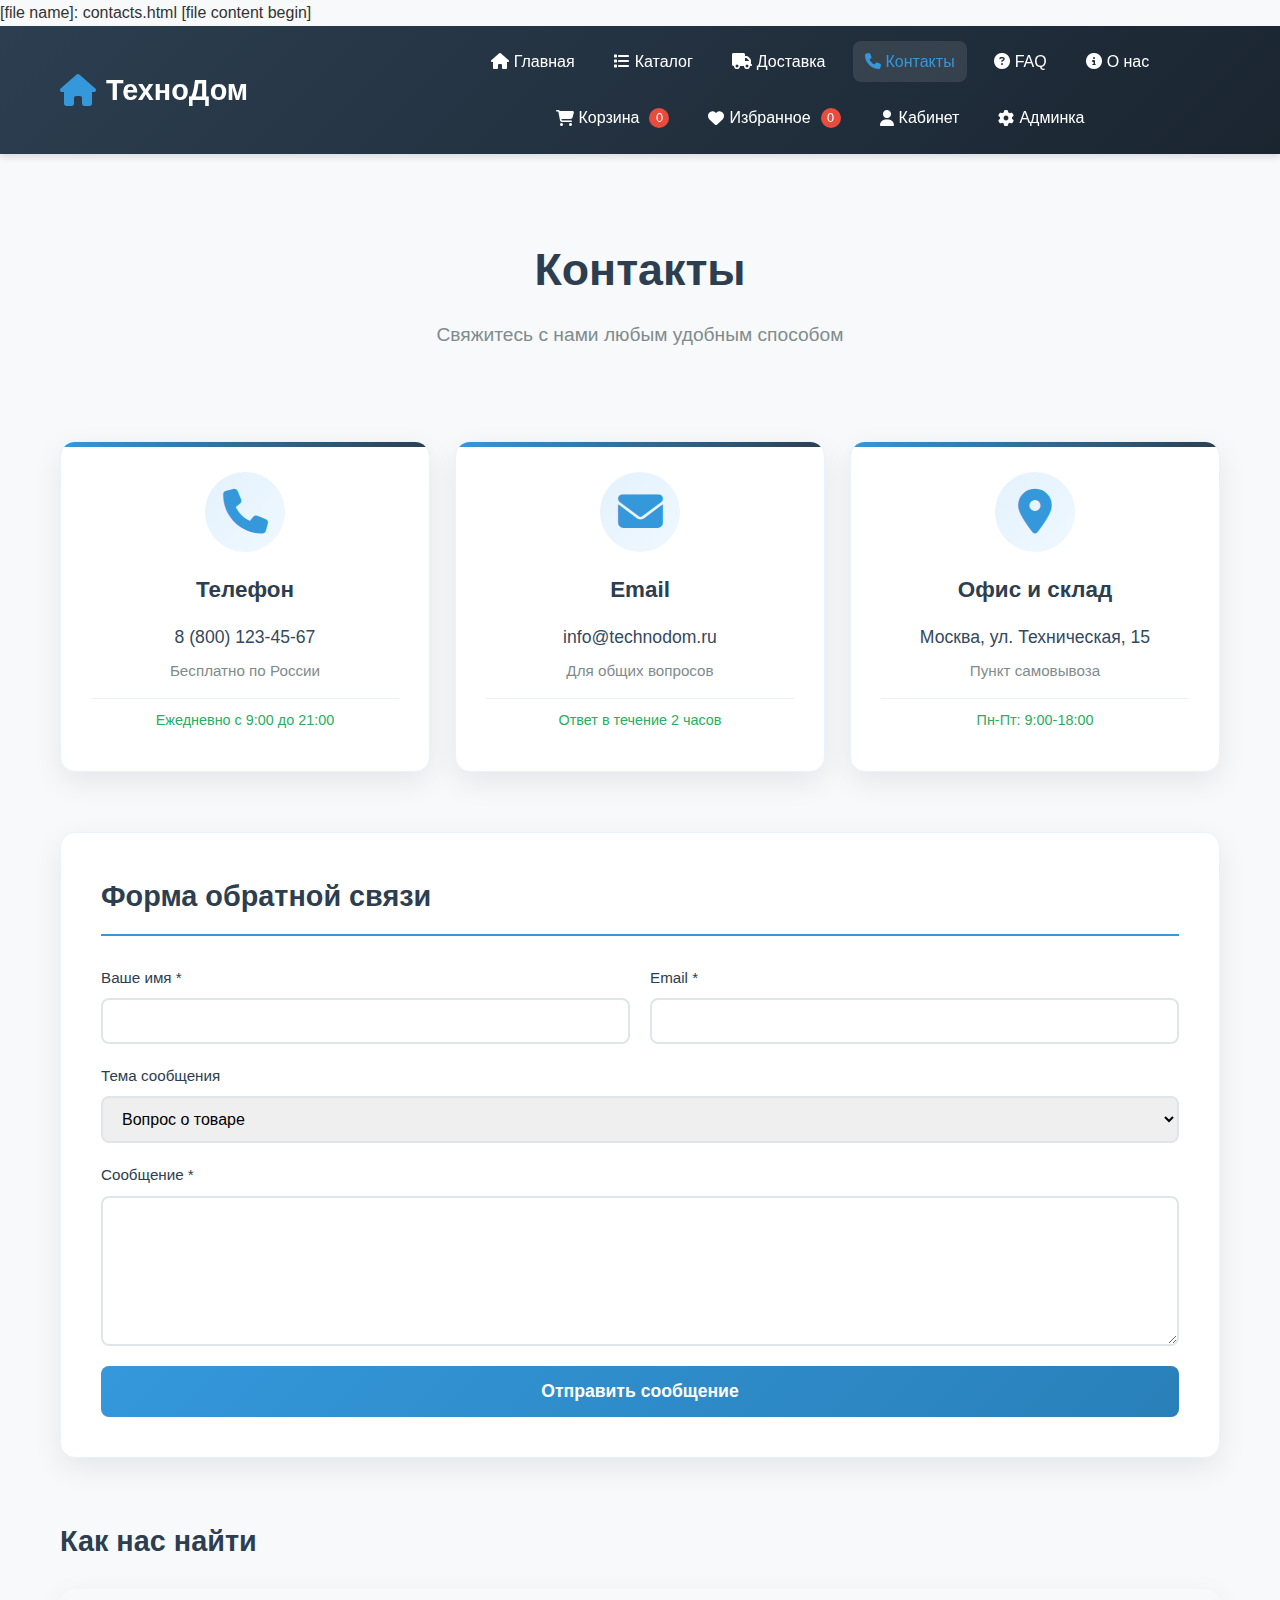
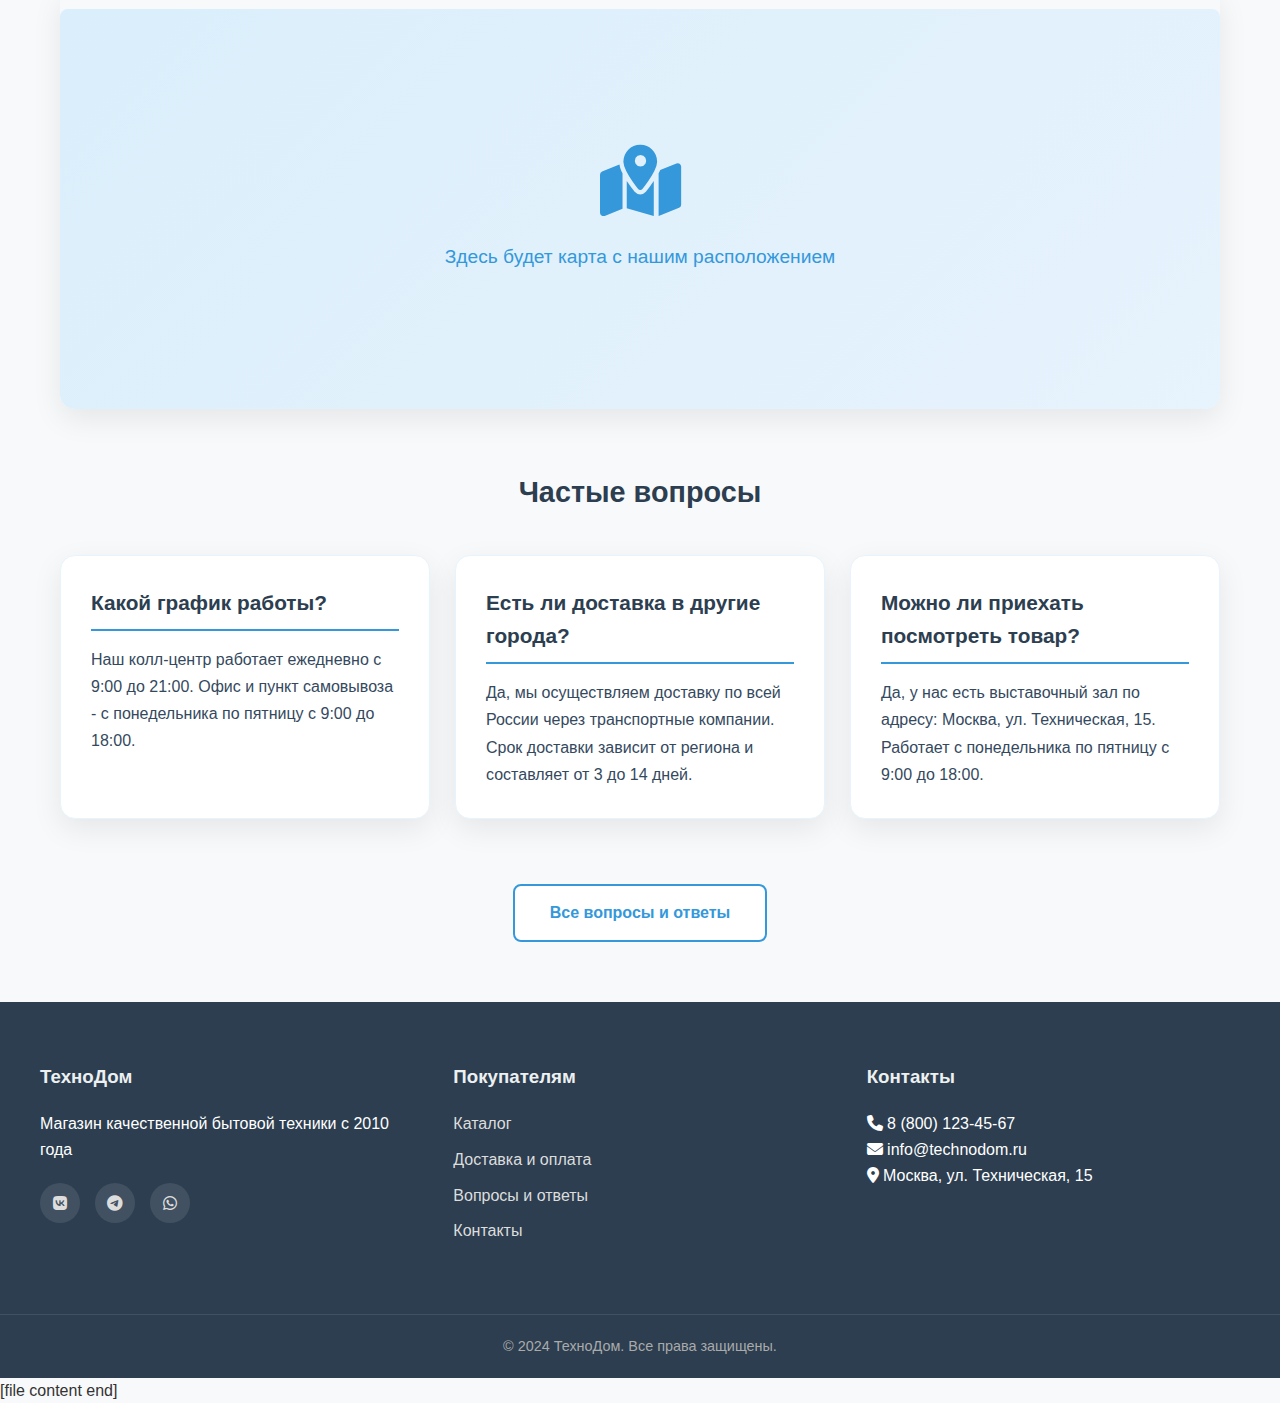
<file: pages/contacts.html>
[file name]: contacts.html
[file content begin]
<!DOCTYPE html>
<html lang="ru">
<head>
    <meta charset="UTF-8">
    <meta name="viewport" content="width=device-width, initial-scale=1.0">
    <title>Контакты - ТехноДом</title>
    <link rel="stylesheet" href="https://cdnjs.cloudflare.com/ajax/libs/font-awesome/6.4.0/css/all.min.css">
    <link rel="stylesheet" href="../css/style.css">
    <style>
        /* Контакты - основные стили */
        .contacts-header {
            text-align: center;
            margin: 40px 0 50px;
            padding: 40px 0;
        }
        
        .contacts-header h1 {
            font-size: 2.8rem;
            color: #2c3e50;
            margin-bottom: 15px;
            font-weight: 700;
        }
        
        .contacts-header p {
            font-size: 1.2rem;
            color: #7f8c8d;
            max-width: 600px;
            margin: 0 auto;
            line-height: 1.6;
        }
        
        .contact-info-grid {
            display: grid;
            grid-template-columns: repeat(auto-fit, minmax(280px, 1fr));
            gap: 25px;
            margin-bottom: 60px;
        }
        
        .contact-card {
            background: white;
            padding: 30px;
            border-radius: 15px;
            text-align: center;
            box-shadow: 0 10px 30px rgba(0,0,0,0.08);
            transition: all 0.3s ease;
            border: 1px solid #e8f4fd;
            position: relative;
            overflow: hidden;
        }
        
        .contact-card::before {
            content: '';
            position: absolute;
            top: 0;
            left: 0;
            right: 0;
            height: 5px;
            background: linear-gradient(90deg, #3498db, #2c3e50);
        }
        
        .contact-card:hover {
            transform: translateY(-10px);
            box-shadow: 0 20px 40px rgba(0,0,0,0.12);
        }
        
        .contact-card i {
            font-size: 2.8rem;
            color: #3498db;
            margin-bottom: 20px;
            background: linear-gradient(135deg, #e3f2fd, #f0f8ff);
            width: 80px;
            height: 80px;
            line-height: 80px;
            border-radius: 50%;
            display: inline-block;
        }
        
        .contact-card h3 {
            font-size: 1.4rem;
            color: #2c3e50;
            margin-bottom: 15px;
            font-weight: 600;
        }
        
        .contact-card p {
            color: #34495e;
            font-size: 1.1rem;
            margin: 8px 0;
        }
        
        .contact-sub {
            color: #7f8c8d !important;
            font-size: 0.95rem !important;
            margin: 5px 0 !important;
        }
        
        .contact-hours {
            color: #27ae60 !important;
            font-weight: 500;
            font-size: 0.9rem !important;
            margin-top: 15px !important;
            padding-top: 10px;
            border-top: 1px solid #ecf0f1;
        }
        
        .contact-form-section {
            background: white;
            padding: 40px;
            border-radius: 15px;
            box-shadow: 0 10px 30px rgba(0,0,0,0.08);
            margin-bottom: 60px;
            border: 1px solid #e8f4fd;
        }
        
        .contact-form-section h2 {
            font-size: 1.8rem;
            color: #2c3e50;
            margin-bottom: 30px;
            padding-bottom: 15px;
            border-bottom: 2px solid #3498db;
            font-weight: 600;
        }
        
        .form-row {
            display: grid;
            grid-template-columns: 1fr 1fr;
            gap: 20px;
            margin-bottom: 20px;
        }
        
        .form-group {
            margin-bottom: 20px;
        }
        
        .form-group label {
            display: block;
            margin-bottom: 8px;
            color: #2c3e50;
            font-weight: 500;
            font-size: 0.95rem;
        }
        
        .form-group input,
        .form-group select,
        .form-group textarea {
            width: 100%;
            padding: 12px 15px;
            border: 2px solid #dfe6e9;
            border-radius: 8px;
            font-size: 1rem;
            transition: all 0.3s ease;
            font-family: inherit;
        }
        
        .form-group input:focus,
        .form-group select:focus,
        .form-group textarea:focus {
            outline: none;
            border-color: #3498db;
            box-shadow: 0 0 0 3px rgba(52, 152, 219, 0.1);
        }
        
        .form-group textarea {
            resize: vertical;
            min-height: 150px;
        }
        
        .btn-primary {
            background: linear-gradient(135deg, #3498db, #2980b9);
            color: white;
            border: none;
            padding: 15px 40px;
            border-radius: 8px;
            font-size: 1.1rem;
            font-weight: 600;
            cursor: pointer;
            transition: all 0.3s ease;
            width: 100%;
            display: block;
        }
        
        .btn-primary:hover {
            transform: translateY(-2px);
            box-shadow: 0 10px 20px rgba(52, 152, 219, 0.2);
            background: linear-gradient(135deg, #2980b9, #1a5276);
        }
        
        .map-section {
            margin-bottom: 60px;
        }
        
        .map-section h2 {
            font-size: 1.8rem;
            color: #2c3e50;
            margin-bottom: 25px;
            font-weight: 600;
        }
        
        .map-container {
            margin-top: 20px;
            border-radius: 15px;
            overflow: hidden;
            box-shadow: 0 10px 30px rgba(0,0,0,0.08);
        }
        
        .map-placeholder {
            background: linear-gradient(135deg, #e3f2fd, #f0f8ff);
            height: 400px;
            display: flex;
            flex-direction: column;
            align-items: center;
            justify-content: center;
            color: #3498db;
            position: relative;
            overflow: hidden;
        }
        
        .map-placeholder::before {
            content: '';
            position: absolute;
            top: 0;
            left: 0;
            right: 0;
            bottom: 0;
            background: url('data:image/svg+xml,<svg xmlns="http://www.w3.org/2000/svg" width="100" height="100" viewBox="0 0 100 100"><rect width="100" height="100" fill="%233498db" opacity="0.05"/></svg>');
        }
        
        .map-placeholder i {
            font-size: 4.5rem;
            margin-bottom: 25px;
            z-index: 1;
        }
        
        .map-placeholder p {
            font-size: 1.2rem;
            font-weight: 500;
            z-index: 1;
            text-align: center;
            padding: 0 20px;
        }
        
        .faq-preview {
            text-align: center;
            margin-bottom: 60px;
        }
        
        .faq-preview h2 {
            font-size: 1.8rem;
            color: #2c3e50;
            margin-bottom: 40px;
            font-weight: 600;
        }
        
        .faq-items {
            display: grid;
            grid-template-columns: repeat(auto-fit, minmax(300px, 1fr));
            gap: 25px;
            margin: 40px 0;
        }
        
        .faq-item {
            background: white;
            padding: 30px;
            border-radius: 15px;
            box-shadow: 0 10px 30px rgba(0,0,0,0.08);
            text-align: left;
            border: 1px solid #e8f4fd;
            transition: all 0.3s ease;
        }
        
        .faq-item:hover {
            transform: translateY(-5px);
            box-shadow: 0 15px 35px rgba(0,0,0,0.12);
        }
        
        .faq-item h3 {
            font-size: 1.3rem;
            color: #2c3e50;
            margin-bottom: 15px;
            font-weight: 600;
            padding-bottom: 10px;
            border-bottom: 2px solid #3498db;
        }
        
        .faq-item p {
            color: #34495e;
            line-height: 1.7;
            font-size: 1rem;
        }
        
        .btn-outline {
            display: inline-block;
            padding: 14px 35px;
            border: 2px solid #3498db;
            color: #3498db;
            border-radius: 8px;
            text-decoration: none;
            font-weight: 600;
            font-size: 1rem;
            transition: all 0.3s ease;
            margin-top: 10px;
            background: white;
        }
        
        .btn-outline:hover {
            background: #3498db;
            color: white;
            transform: translateY(-2px);
            box-shadow: 0 10px 20px rgba(52, 152, 219, 0.2);
        }
        
        /* Адаптивность */
        @media (max-width: 768px) {
            .contacts-header {
                padding: 30px 0;
                margin: 20px 0 40px;
            }
            
            .contacts-header h1 {
                font-size: 2.2rem;
            }
            
            .contacts-header p {
                font-size: 1.1rem;
                padding: 0 15px;
            }
            
            .contact-info-grid {
                grid-template-columns: 1fr;
                gap: 20px;
            }
            
            .form-row {
                grid-template-columns: 1fr;
                gap: 0;
            }
            
            .contact-form-section {
                padding: 25px;
            }
            
            .map-placeholder {
                height: 300px;
            }
            
            .map-placeholder i {
                font-size: 3.5rem;
            }
            
            .map-placeholder p {
                font-size: 1rem;
            }
            
            .faq-items {
                grid-template-columns: 1fr;
            }
            
            .faq-item {
                padding: 25px;
            }
            
            .btn-primary {
                padding: 14px 30px;
                font-size: 1rem;
            }
            
            .btn-outline {
                padding: 12px 30px;
                font-size: 0.95rem;
            }
        }
        
        @media (max-width: 480px) {
            .contacts-header h1 {
                font-size: 1.8rem;
            }
            
            .contacts-header p {
                font-size: 1rem;
            }
            
            .contact-card {
                padding: 25px 20px;
            }
            
            .contact-card i {
                width: 70px;
                height: 70px;
                line-height: 70px;
                font-size: 2.5rem;
            }
            
            .contact-form-section {
                padding: 20px 15px;
            }
            
            .contact-form-section h2,
            .map-section h2,
            .faq-preview h2 {
                font-size: 1.5rem;
            }
        }
    </style>
</head>
<body>
<header>
    <div class="container header-container">
        <div class="logo">
            <a href="../index.html">
                <i class="fas fa-home"></i>
                <span>ТехноДом</span>
            </a>
        </div>
        
        <nav>
            <ul>
                <li><a href="../index.html"><i class="fas fa-home"></i> Главная</a></li>
                <li><a href="../pages/catalog.html"><i class="fas fa-list"></i> Каталог</a></li>
                <li><a href="../pages/delivery.html"><i class="fas fa-truck"></i> Доставка</a></li>
                <li><a href="../pages/contacts.html" class="active"><i class="fas fa-phone"></i> Контакты</a></li>
                <li><a href="../pages/faq.html"><i class="fas fa-question-circle"></i> FAQ</a></li>
                <li><a href="../pages/about.html"><i class="fas fa-info-circle"></i> О нас</a></li>
                <li><a href="../pages/cart.html"><i class="fas fa-shopping-cart"></i> Корзина <span class="cart-count">0</span></a></li>
                <li><a href="../pages/favorites.html"><i class="fas fa-heart"></i> Избранное <span class="fav-count">0</span></a></li>
                <li><a href="../pages/account.html"><i class="fas fa-user"></i> Кабинет</a></li>
                <li><a href="../pages/admin.html"><i class="fas fa-cog"></i> Админка</a></li>
            </ul>
        </nav>
        
        <div class="mobile-menu-btn">
            <i class="fas fa-bars"></i>
        </div>
    </div>
</header>

    <main class="container">
        <div class="contacts-header">
            <h1>Контакты</h1>
            <p>Свяжитесь с нами любым удобным способом</p>
        </div>
        
        <div class="contact-info-grid">
            <div class="contact-card">
                <i class="fas fa-phone"></i>
                <h3>Телефон</h3>
                <p>8 (800) 123-45-67</p>
                <p class="contact-sub">Бесплатно по России</p>
                <p class="contact-hours">Ежедневно с 9:00 до 21:00</p>
            </div>
            
            <div class="contact-card">
                <i class="fas fa-envelope"></i>
                <h3>Email</h3>
                <p>info@technodom.ru</p>
                <p class="contact-sub">Для общих вопросов</p>
                <p class="contact-hours">Ответ в течение 2 часов</p>
            </div>
            
            <div class="contact-card">
                <i class="fas fa-map-marker-alt"></i>
                <h3>Офис и склад</h3>
                <p>Москва, ул. Техническая, 15</p>
                <p class="contact-sub">Пункт самовывоза</p>
                <p class="contact-hours">Пн-Пт: 9:00-18:00</p>
            </div>
        </div>
        
        <div class="contact-form-section">
            <h2>Форма обратной связи</h2>
            <form id="contact-form">
                <div class="form-row">
                    <div class="form-group">
                        <label>Ваше имя *</label>
                        <input type="text" id="contact-name" required>
                    </div>
                    <div class="form-group">
                        <label>Email *</label>
                        <input type="email" id="contact-email" required>
                    </div>
                </div>
                
                <div class="form-group">
                    <label>Тема сообщения</label>
                    <select id="contact-subject">
                        <option value="question">Вопрос о товаре</option>
                        <option value="order">Вопрос по заказу</option>
                        <option value="delivery">Доставка</option>
                        <option value="warranty">Гарантия и ремонт</option>
                        <option value="other">Другое</option>
                    </select>
                </div>
                
                <div class="form-group">
                    <label>Сообщение *</label>
                    <textarea id="contact-message" rows="6" required></textarea>
                </div>
                
                <button type="submit" class="btn-primary">Отправить сообщение</button>
            </form>
        </div>
        
        <div class="map-section">
            <h2>Как нас найти</h2>
            <div class="map-container">
                <div class="map-placeholder">
                    <i class="fas fa-map-marked-alt"></i>
                    <p>Здесь будет карта с нашим расположением</p>
                </div>
            </div>
        </div>
        
        <div class="faq-preview">
            <h2>Частые вопросы</h2>
            <div class="faq-items">
                <div class="faq-item">
                    <h3>Какой график работы?</h3>
                    <p>Наш колл-центр работает ежедневно с 9:00 до 21:00. Офис и пункт самовывоза - с понедельника по пятницу с 9:00 до 18:00.</p>
                </div>
                <div class="faq-item">
                    <h3>Есть ли доставка в другие города?</h3>
                    <p>Да, мы осуществляем доставку по всей России через транспортные компании. Срок доставки зависит от региона и составляет от 3 до 14 дней.</p>
                </div>
                <div class="faq-item">
                    <h3>Можно ли приехать посмотреть товар?</h3>
                    <p>Да, у нас есть выставочный зал по адресу: Москва, ул. Техническая, 15. Работает с понедельника по пятницу с 9:00 до 18:00.</p>
                </div>
            </div>
            <a href="../pages/faq.html" class="btn-outline">Все вопросы и ответы</a>
        </div>
    </main>

    <footer>
        <div class="container footer-container">
            <div class="footer-section">
                <h3>ТехноДом</h3>
                <p>Магазин качественной бытовой техники с 2010 года</p>
                <div class="social-links">
                    <a href="#"><i class="fab fa-vk"></i></a>
                    <a href="#"><i class="fab fa-telegram"></i></a>
                    <a href="#"><i class="fab fa-whatsapp"></i></a>
                </div>
            </div>
            
            <div class="footer-section">
                <h3>Покупателям</h3>
                <ul>
                    <li><a href="../pages/catalog.html">Каталог</a></li>
                    <li><a href="../pages/delivery.html">Доставка и оплата</a></li>
                    <li><a href="../pages/faq.html">Вопросы и ответы</a></li>
                    <li><a href="../pages/contacts.html">Контакты</a></li>
                </ul>
            </div>
            
            <div class="footer-section">
                <h3>Контакты</h3>
                <p><i class="fas fa-phone"></i> 8 (800) 123-45-67</p>
                <p><i class="fas fa-envelope"></i> info@technodom.ru</p>
                <p><i class="fas fa-map-marker-alt"></i> Москва, ул. Техническая, 15</p>
            </div>
        </div>
        
        <div class="footer-bottom">
            <p>&copy; 2024 ТехноДом. Все права защищены.</p>
        </div>
    </footer>

    <script src="../js/script.js"></script>
    <script>
        document.addEventListener('DOMContentLoaded', function() {
            updateCartCount();
            updateFavCount();
            checkAuth();
            
            const mobileMenuBtn = document.querySelector('.mobile-menu-btn');
            const nav = document.querySelector('nav ul');
            
            mobileMenuBtn.addEventListener('click', function() {
                nav.classList.toggle('show');
            });
            
            // Обработка формы контактов
            document.getElementById('contact-form').addEventListener('submit', function(e) {
                e.preventDefault();
                
                const name = document.getElementById('contact-name').value;
                const email = document.getElementById('contact-email').value;
                const subject = document.getElementById('contact-subject').value;
                const message = document.getElementById('contact-message').value;
                
                // В реальном проекте здесь была бы отправка на сервер
                // Сохраняем сообщение в localStorage для демонстрации
                const contactMessage = {
                    id: Date.now(),
                    name: name,
                    email: email,
                    subject: subject,
                    message: message,
                    date: new Date().toISOString(),
                    status: 'new'
                };
                
                let contactMessages = JSON.parse(localStorage.getItem('contactMessages')) || [];
                contactMessages.push(contactMessage);
                localStorage.setItem('contactMessages', JSON.stringify(contactMessages));
                
                // Показываем уведомление
                showNotification('Спасибо за ваше сообщение! Мы ответим вам в ближайшее время.', 'success');
                
                // Сбрасываем форму
                this.reset();
            });
        });
        
        function checkAuth() {
            const currentUser = JSON.parse(localStorage.getItem('currentUser'));
            if (currentUser) {
                // Обновляем навигацию если нужно
            }
        }
        
        function showNotification(message, type = 'info') {
            // Создаем элемент уведомления
            const notification = document.createElement('div');
            notification.className = `notification notification-${type}`;
            notification.innerHTML = `
                <span>${message}</span>
                <button onclick="this.parentElement.remove()">&times;</button>
            `;
            
            // Стили для уведомления
            notification.style.cssText = `
                position: fixed;
                top: 20px;
                right: 20px;
                padding: 15px 20px;
                border-radius: 8px;
                color: white;
                z-index: 10000;
                display: flex;
                align-items: center;
                justify-content: space-between;
                min-width: 300px;
                max-width: 400px;
                animation: slideIn 0.3s ease;
                box-shadow: 0 5px 15px rgba(0,0,0,0.2);
                font-family: inherit;
            `;
            
            if (type === 'success') {
                notification.style.background = 'linear-gradient(135deg, #27ae60, #219653)';
            } else if (type === 'error') {
                notification.style.background = 'linear-gradient(135deg, #e74c3c, #c0392b)';
            } else {
                notification.style.background = 'linear-gradient(135deg, #3498db, #2980b9)';
            }
            
            notification.querySelector('button').style.cssText = `
                background: none;
                border: none;
                color: white;
                font-size: 1.5rem;
                cursor: pointer;
                margin-left: 15px;
                padding: 0;
                width: 30px;
                height: 30px;
                display: flex;
                align-items: center;
                justify-content: center;
                border-radius: 50%;
                transition: background 0.3s;
            `;
            
            notification.querySelector('button').addEventListener('mouseover', function() {
                this.style.background = 'rgba(255,255,255,0.2)';
            });
            
            notification.querySelector('button').addEventListener('mouseout', function() {
                this.style.background = 'none';
            });
            
            // Добавляем на страницу
            document.body.appendChild(notification);
            
            // Автоматическое удаление через 5 секунд
            setTimeout(() => {
                if (notification.parentElement) {
                    notification.remove();
                }
            }, 5000);
            
            // Анимация появления
            const style = document.createElement('style');
            style.textContent = `
                @keyframes slideIn {
                    from {
                        transform: translateX(100%);
                        opacity: 0;
                    }
                    to {
                        transform: translateX(0);
                        opacity: 1;
                    }
                }
            `;
            document.head.appendChild(style);
        }
    </script>
</body>
</html>
[file content end]
</file>
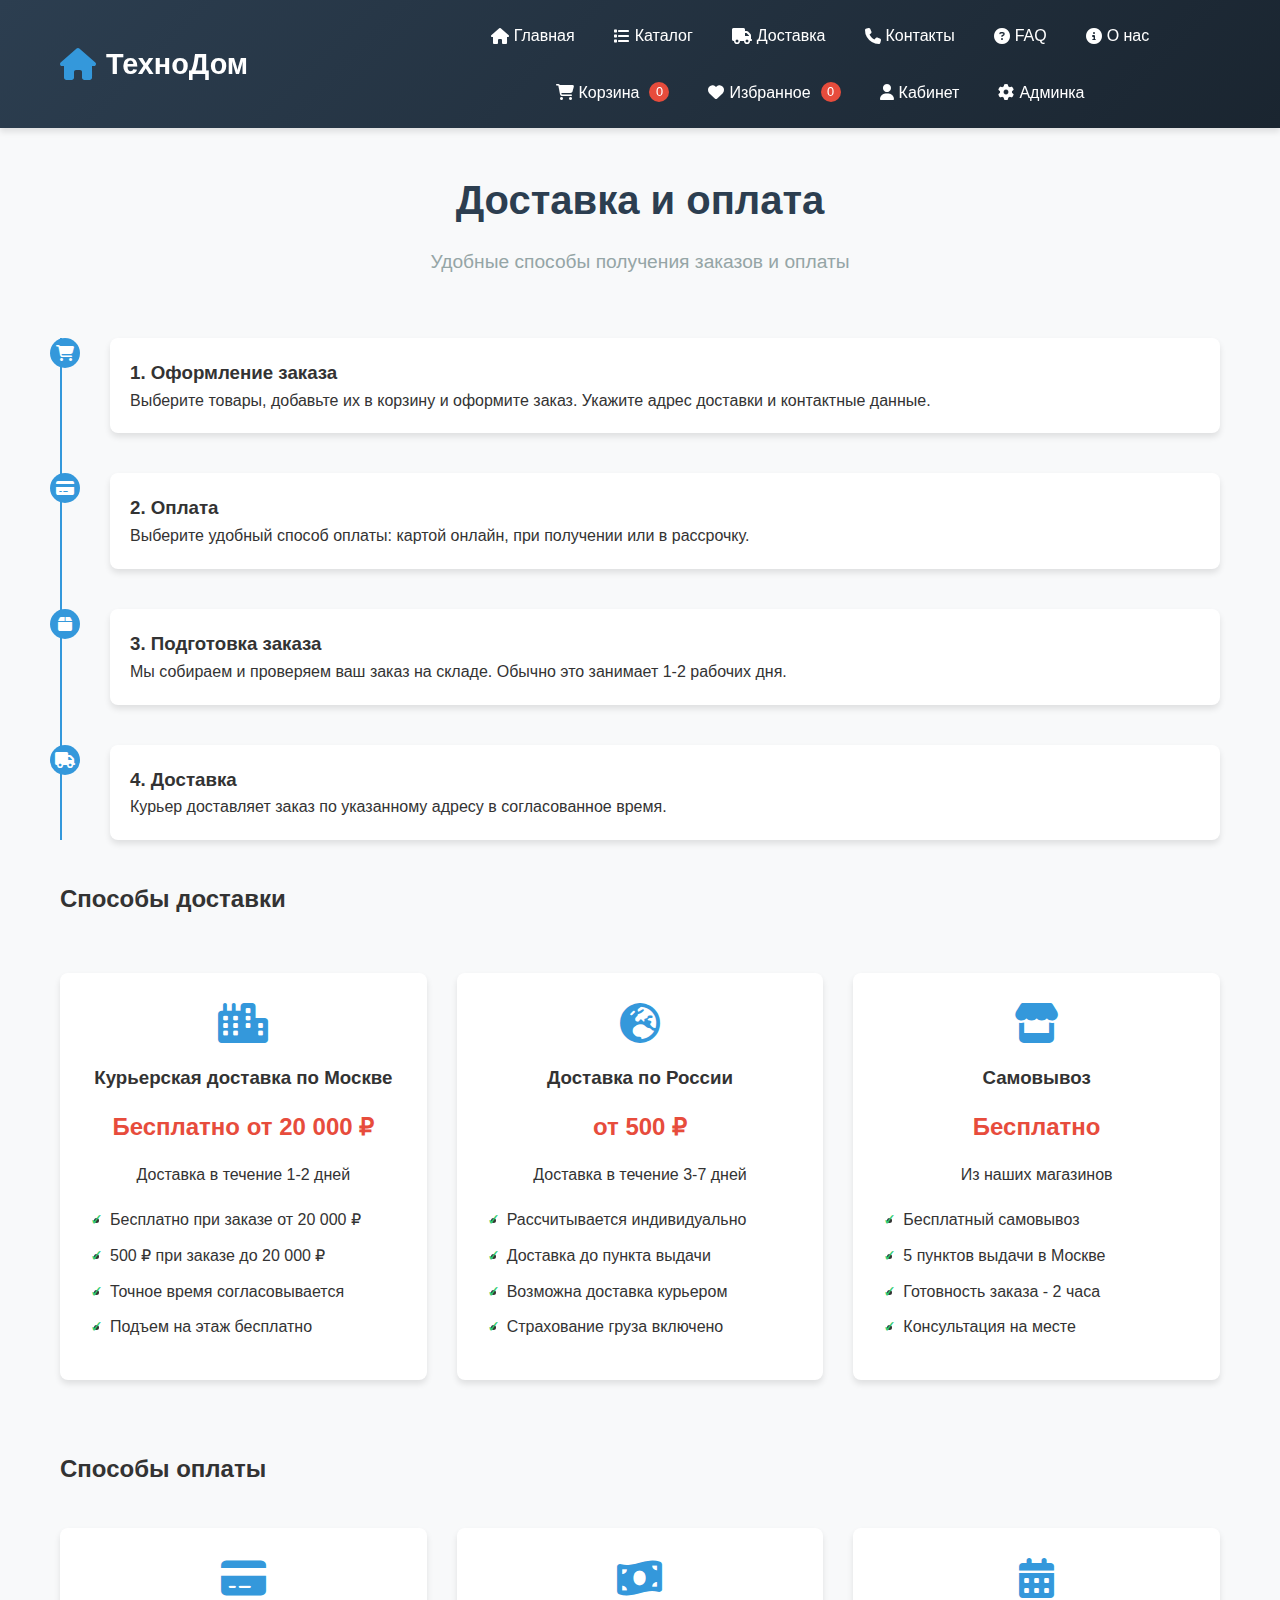
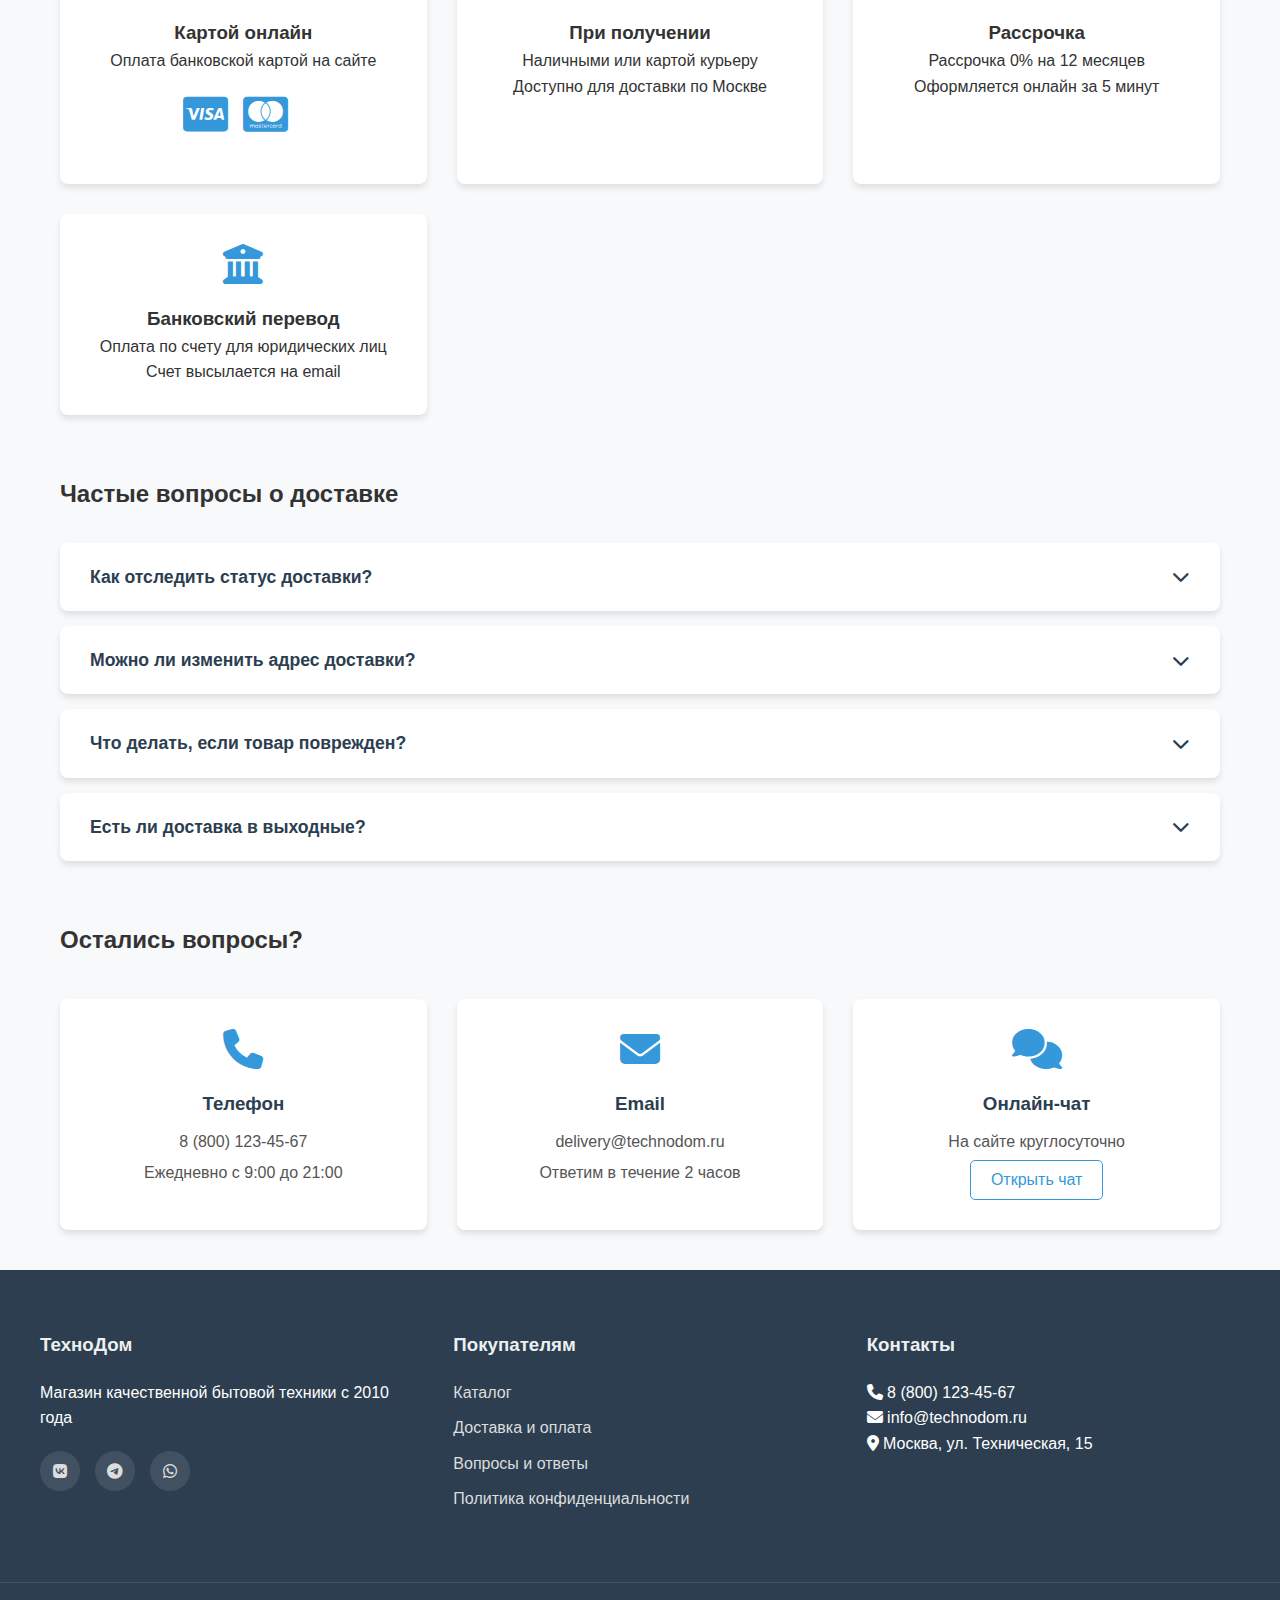
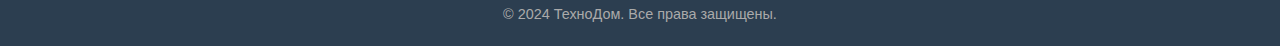
<file: pages/delivery.html>
<!DOCTYPE html>
<html lang="ru">
<head>
    <meta charset="UTF-8">
    <meta name="viewport" content="width=device-width, initial-scale=1.0">
    <title>Доставка и оплата - ТехноДом</title>
    <link rel="stylesheet" href="https://cdnjs.cloudflare.com/ajax/libs/font-awesome/6.4.0/css/all.min.css">
    <link rel="stylesheet" href="../css/style.css">
    <style>
        /* Дополнительные стили для delivery.html */
        .delivery-header {
            text-align: center;
            margin: 40px 0 60px;
        }
        
        .delivery-header h1 {
            font-size: 2.5rem;
            color: var(--dark);
            margin-bottom: 15px;
        }
        
        .delivery-header p {
            font-size: 1.2rem;
            color: var(--gray);
            max-width: 600px;
            margin: 0 auto;
        }
    </style>
</head>
<body>
<header>
    <div class="container header-container">
        <div class="logo">
            <a href="../index.html">
                <i class="fas fa-home"></i>
                <span>ТехноДом</span>
            </a>
        </div>
        
        <nav>
            <ul>
                <li><a href="../index.html"><i class="fas fa-home"></i> Главная</a></li>
                <li><a href="../pages/catalog.html"><i class="fas fa-list"></i> Каталог</a></li>
                <li><a href="../pages/delivery.html"><i class="fas fa-truck"></i> Доставка</a></li>
                <li><a href="../pages/contacts.html"><i class="fas fa-phone"></i> Контакты</a></li>
                <li><a href="../pages/faq.html"><i class="fas fa-question-circle"></i> FAQ</a></li>
                <li><a href="../pages/about.html"><i class="fas fa-info-circle"></i> О нас</a></li>
                <li><a href="../pages/cart.html"><i class="fas fa-shopping-cart"></i> Корзина <span class="cart-count">0</span></a></li>
                <li><a href="../pages/favorites.html"><i class="fas fa-heart"></i> Избранное <span class="fav-count">0</span></a></li>
                <li><a href="../pages/account.html"><i class="fas fa-user"></i> Кабинет</a></li>
                <li><a href="../pages/admin.html"><i class="fas fa-cog"></i> Админка</a></li>
            </ul>
        </nav>
        
        <div class="mobile-menu-btn">
            <i class="fas fa-bars"></i>
        </div>
    </div>
</header>

    <main class="container">
        <div class="delivery-header">
            <h1>Доставка и оплата</h1>
            <p>Удобные способы получения заказов и оплаты</p>
        </div>
        
        <div class="delivery-timeline">
            <div class="timeline-item">
                <div class="timeline-icon">
                    <i class="fas fa-shopping-cart"></i>
                </div>
                <div class="timeline-content">
                    <h3>1. Оформление заказа</h3>
                    <p>Выберите товары, добавьте их в корзину и оформите заказ. Укажите адрес доставки и контактные данные.</p>
                </div>
            </div>
            
            <div class="timeline-item">
                <div class="timeline-icon">
                    <i class="fas fa-credit-card"></i>
                </div>
                <div class="timeline-content">
                    <h3>2. Оплата</h3>
                    <p>Выберите удобный способ оплаты: картой онлайн, при получении или в рассрочку.</p>
                </div>
            </div>
            
            <div class="timeline-item">
                <div class="timeline-icon">
                    <i class="fas fa-box"></i>
                </div>
                <div class="timeline-content">
                    <h3>3. Подготовка заказа</h3>
                    <p>Мы собираем и проверяем ваш заказ на складе. Обычно это занимает 1-2 рабочих дня.</p>
                </div>
            </div>
            
            <div class="timeline-item">
                <div class="timeline-icon">
                    <i class="fas fa-truck"></i>
                </div>
                <div class="timeline-content">
                    <h3>4. Доставка</h3>
                    <p>Курьер доставляет заказ по указанному адресу в согласованное время.</p>
                </div>
            </div>
        </div>
        
        <div class="delivery-options">
            <h2>Способы доставки</h2>
            <div class="options-grid">
                <div class="option-card">
                    <i class="fas fa-city"></i>
                    <h3>Курьерская доставка по Москве</h3>
                    <div class="option-price">Бесплатно от 20 000 ₽</div>
                    <p>Доставка в течение 1-2 дней</p>
                    <ul>
                        <li>Бесплатно при заказе от 20 000 ₽</li>
                        <li>500 ₽ при заказе до 20 000 ₽</li>
                        <li>Точное время согласовывается</li>
                        <li>Подъем на этаж бесплатно</li>
                    </ul>
                </div>
                
                <div class="option-card">
                    <i class="fas fa-globe-europe"></i>
                    <h3>Доставка по России</h3>
                    <div class="option-price">от 500 ₽</div>
                    <p>Доставка в течение 3-7 дней</p>
                    <ul>
                        <li>Рассчитывается индивидуально</li>
                        <li>Доставка до пункта выдачи</li>
                        <li>Возможна доставка курьером</li>
                        <li>Страхование груза включено</li>
                    </ul>
                </div>
                
                <div class="option-card">
                    <i class="fas fa-store"></i>
                    <h3>Самовывоз</h3>
                    <div class="option-price">Бесплатно</div>
                    <p>Из наших магазинов</p>
                    <ul>
                        <li>Бесплатный самовывоз</li>
                        <li>5 пунктов выдачи в Москве</li>
                        <li>Готовность заказа - 2 часа</li>
                        <li>Консультация на месте</li>
                    </ul>
                </div>
            </div>
        </div>
        
        <div class="payment-methods-section">
            <h2>Способы оплаты</h2>
            <div class="payment-grid">
                <div class="payment-card">
                    <i class="fas fa-credit-card"></i>
                    <h3>Картой онлайн</h3>
                    <p>Оплата банковской картой на сайте</p>
                    <div class="payment-icons">
                        <i class="fab fa-cc-visa"></i>
                        <i class="fab fa-cc-mastercard"></i>
                        <i class="fab fa-cc-mir"></i>
                    </div>
                </div>
                
                <div class="payment-card">
                    <i class="fas fa-money-bill-wave"></i>
                    <h3>При получении</h3>
                    <p>Наличными или картой курьеру</p>
                    <p>Доступно для доставки по Москве</p>
                </div>
                
                <div class="payment-card">
                    <i class="fas fa-calendar-alt"></i>
                    <h3>Рассрочка</h3>
                    <p>Рассрочка 0% на 12 месяцев</p>
                    <p>Оформляется онлайн за 5 минут</p>
                </div>
                
                <div class="payment-card">
                    <i class="fas fa-university"></i>
                    <h3>Банковский перевод</h3>
                    <p>Оплата по счету для юридических лиц</p>
                    <p>Счет высылается на email</p>
                </div>
            </div>
        </div>
        
        <div class="delivery-faq">
            <h2>Частые вопросы о доставке</h2>
            <div class="faq-list">
                <div class="faq-item">
                    <div class="faq-question" onclick="toggleFAQ(this)">
                        <span>Как отследить статус доставки?</span>
                        <i class="fas fa-chevron-down"></i>
                    </div>
                    <div class="faq-answer">
                        <p>После оформления заказа вам придет SMS с номером отслеживания. Также вы можете отслеживать статус в личном кабинете или по телефону 8 (800) 123-45-67.</p>
                    </div>
                </div>
                
                <div class="faq-item">
                    <div class="faq-question" onclick="toggleFAQ(this)">
                        <span>Можно ли изменить адрес доставки?</span>
                        <i class="fas fa-chevron-down"></i>
                    </div>
                    <div class="faq-answer">
                        <p>Да, вы можете изменить адрес доставки до момента отправки заказа. Позвоните нам по телефону 8 (800) 123-45-67 или напишите на info@technodom.ru.</p>
                    </div>
                </div>
                
                <div class="faq-item">
                    <div class="faq-question" onclick="toggleFAQ(this)">
                        <span>Что делать, если товар поврежден?</span>
                        <i class="fas fa-chevron-down"></i>
                    </div>
                    <div class="faq-answer">
                        <p>При получении обязательно проверяйте товар. Если обнаружены повреждения, откажитесь от получения и сообщите об этом курьеру. Мы заменим товар или вернем деньги.</p>
                    </div>
                </div>
                
                <div class="faq-item">
                    <div class="faq-question" onclick="toggleFAQ(this)">
                        <span>Есть ли доставка в выходные?</span>
                        <i class="fas fa-chevron-down"></i>
                    </div>
                    <div class="faq-answer">
                        <p>Да, мы осуществляем доставку по субботам с 9:00 до 18:00. Доставка в воскресенье возможна по предварительной договоренности.</p>
                    </div>
                </div>
            </div>
        </div>
        
        <div class="delivery-contacts">
            <h2>Остались вопросы?</h2>
            <div class="contacts-grid">
                <div class="contact-card">
                    <i class="fas fa-phone"></i>
                    <h3>Телефон</h3>
                    <p>8 (800) 123-45-67</p>
                    <p>Ежедневно с 9:00 до 21:00</p>
                </div>
                
                <div class="contact-card">
                    <i class="fas fa-envelope"></i>
                    <h3>Email</h3>
                    <p>delivery@technodom.ru</p>
                    <p>Ответим в течение 2 часов</p>
                </div>
                
                <div class="contact-card">
                    <i class="fas fa-comments"></i>
                    <h3>Онлайн-чат</h3>
                    <p>На сайте круглосуточно</p>
                    <button class="btn btn-outline">Открыть чат</button>
                </div>
            </div>
        </div>
    </main>

    <!-- Подвал -->
    <footer>
        <div class="container footer-container">
            <div class="footer-section">
                <h3>ТехноДом</h3>
                <p>Магазин качественной бытовой техники с 2010 года</p>
                <div class="social-links">
                    <a href="#"><i class="fab fa-vk"></i></a>
                    <a href="#"><i class="fab fa-telegram"></i></a>
                    <a href="#"><i class="fab fa-whatsapp"></i></a>
                </div>
            </div>
            
            <div class="footer-section">
                <h3>Покупателям</h3>
                <ul>
                    <li><a href="../САЙТ/pages/catalog.html">Каталог</a></li>
                    <li><a href="../САЙТ/pages/delivery.html">Доставка и оплата</a></li>
                    <li><a href="../САЙТ/pages/faq.html">Вопросы и ответы</a></li>
                    <li><a href="../САЙТ/pages/privacy.html">Политика конфиденциальности</a></li>
                </ul>
            </div>
            
            <div class="footer-section">
                <h3>Контакты</h3>
                <p><i class="fas fa-phone"></i> 8 (800) 123-45-67</p>
                <p><i class="fas fa-envelope"></i> info@technodom.ru</p>
                <p><i class="fas fa-map-marker-alt"></i> Москва, ул. Техническая, 15</p>
            </div>
        </div>
        
        <div class="footer-bottom">
            <p>&copy; 2024 ТехноДом. Все права защищены.</p>
        </div>
    </footer>

    <script src="../js/script.js"></script>
    <script>
        document.addEventListener('DOMContentLoaded', function() {
            updateCartCount();
            updateFavCount();
            
            const mobileMenuBtn = document.querySelector('.mobile-menu-btn');
            const nav = document.querySelector('nav ul');
            
            mobileMenuBtn.addEventListener('click', function() {
                nav.classList.toggle('show');
            });
    
    // Инициализация FAQ
    document.querySelectorAll('.faq-item').forEach(item => {
        item.addEventListener('click', function(e) {
            if (!e.target.classList.contains('faq-question')) return;
            this.classList.toggle('active');
        });
    });
});

        
        // Стили для доставки
        const style = document.createElement('style');
        style.textContent = `
            .delivery-timeline {
                position: relative;
                margin: 40px 0;
                padding-left: 30px;
            }
            
            .delivery-timeline:before {
                content: '';
                position: absolute;
                left: 0;
                top: 0;
                bottom: 0;
                width: 2px;
                background: var(--secondary);
            }
            
            .timeline-item {
                position: relative;
                margin-bottom: 40px;
            }
            
            .timeline-icon {
                position: absolute;
                left: -40px;
                top: 0;
                width: 30px;
                height: 30px;
                background: var(--secondary);
                border-radius: 50%;
                display: flex;
                align-items: center;
                justify-content: center;
                color: white;
            }
            
            .timeline-content {
                background: white;
                padding: 20px;
                border-radius: var(--border-radius);
                box-shadow: var(--shadow);
                margin-left: 20px;
            }
            
            .options-grid, .payment-grid, .contacts-grid {
                display: grid;
                grid-template-columns: repeat(auto-fit, minmax(300px, 1fr));
                gap: 30px;
                margin: 40px 0;
            }
            
            .option-card, .payment-card, .contact-card {
                background: white;
                padding: 30px;
                border-radius: var(--border-radius);
                box-shadow: var(--shadow);
                text-align: center;
                transition: var(--transition);
            }
            
            .option-card:hover, .payment-card:hover, .contact-card:hover {
                transform: translateY(-5px);
                box-shadow: var(--shadow-hover);
            }
            
            .option-card i, .payment-card i, .contact-card i {
                font-size: 2.5rem;
                color: var(--secondary);
                margin-bottom: 20px;
            }
            
            .option-price {
                font-size: 1.5rem;
                font-weight: bold;
                color: var(--accent);
                margin: 15px 0;
            }
            
            .option-card ul {
                text-align: left;
                margin-top: 20px;
                padding-left: 20px;
            }
            
            .option-card li {
                margin-bottom: 10px;
                position: relative;
            }
            
            .option-card li:before {
                content: '✓';
                position: absolute;
                left: -20px;
                color: var(--success);
            }
            
            .payment-icons {
                display: flex;
                justify-content: center;
                gap: 15px;
                margin-top: 20px;
                font-size: 2rem;
                color: var(--gray);
            }
            
            .delivery-faq {
                margin: 60px 0;
            }
            
            .faq-list {
                margin-top: 30px;
            }
            
            @media (max-width: 768px) {
                .delivery-timeline {
                    padding-left: 20px;
                }
                
                .timeline-icon {
                    left: -30px;
                    width: 25px;
                    height: 25px;
                    font-size: 0.8rem;
                }
                
                .options-grid, .payment-grid, .contacts-grid {
                    grid-template-columns: 1fr;
                }
            }
        `;
        document.head.appendChild(style);
    </script>
</body>
</html>
</file>
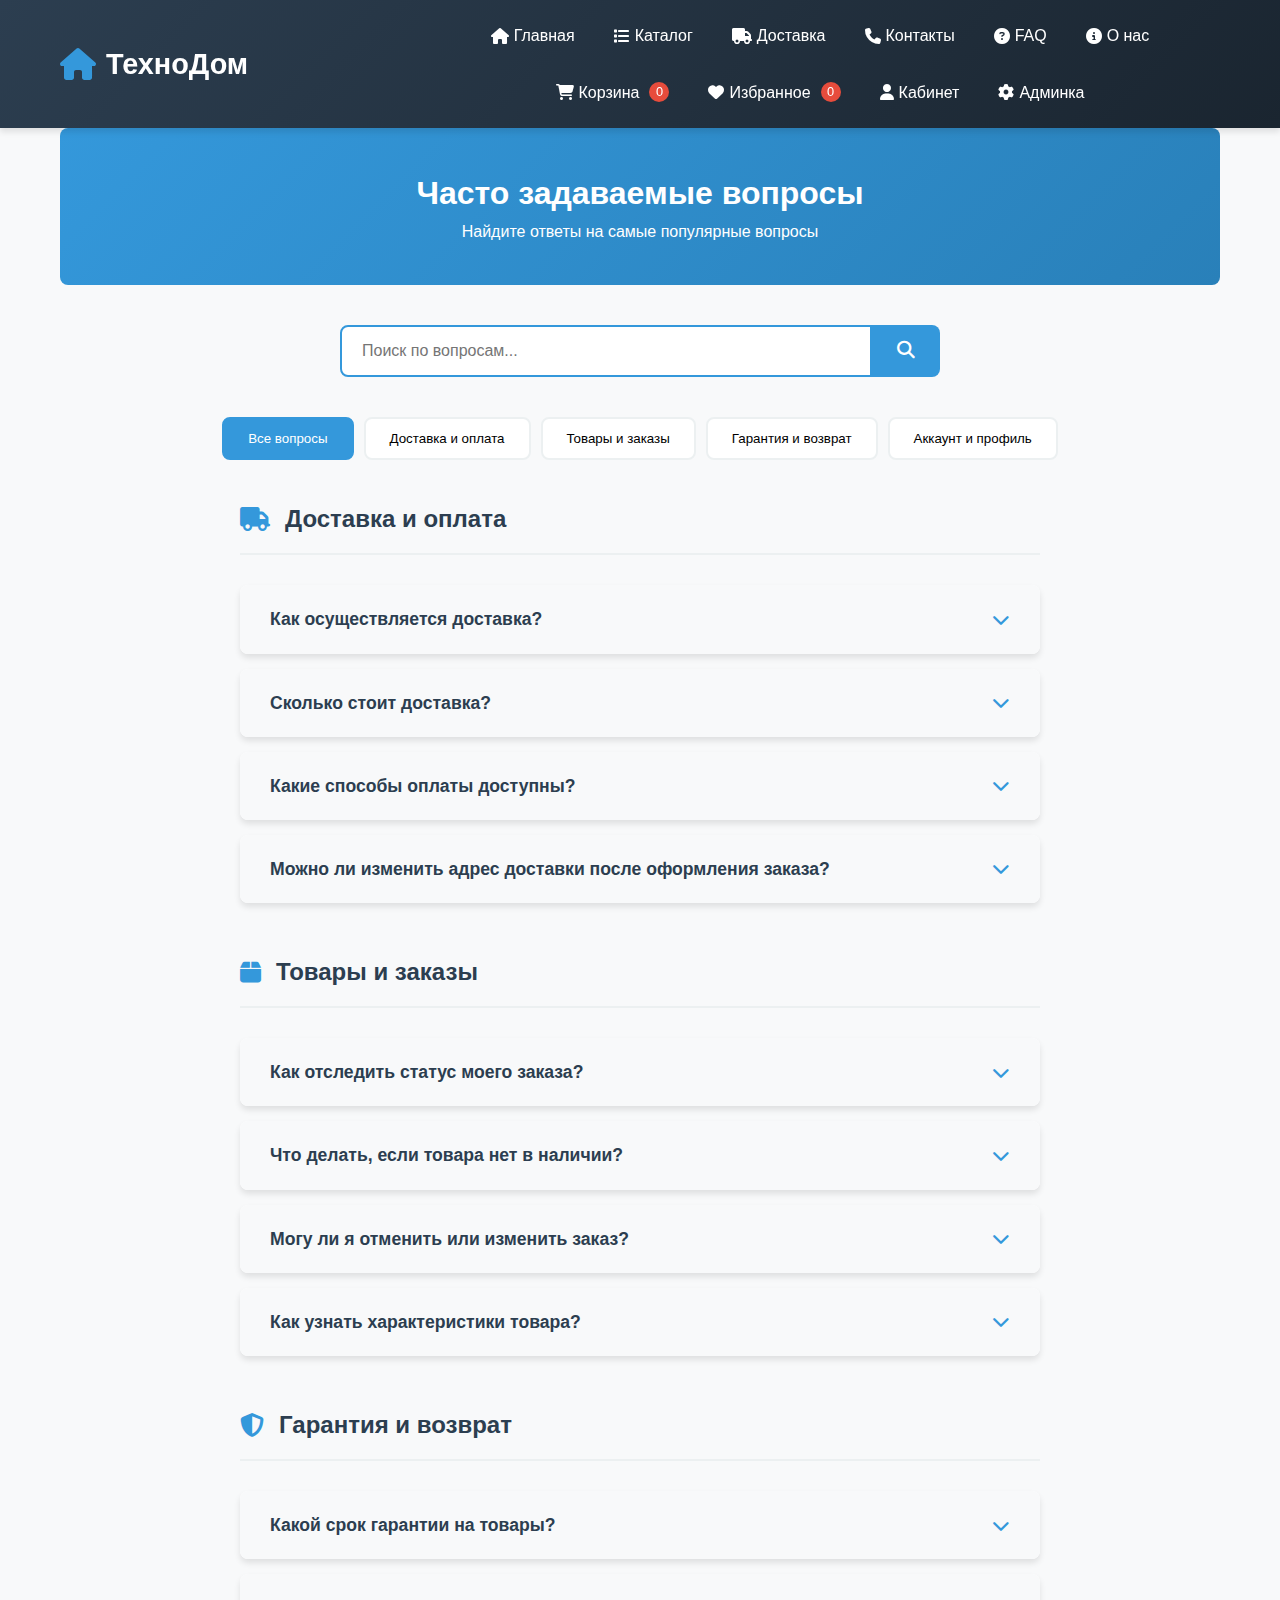
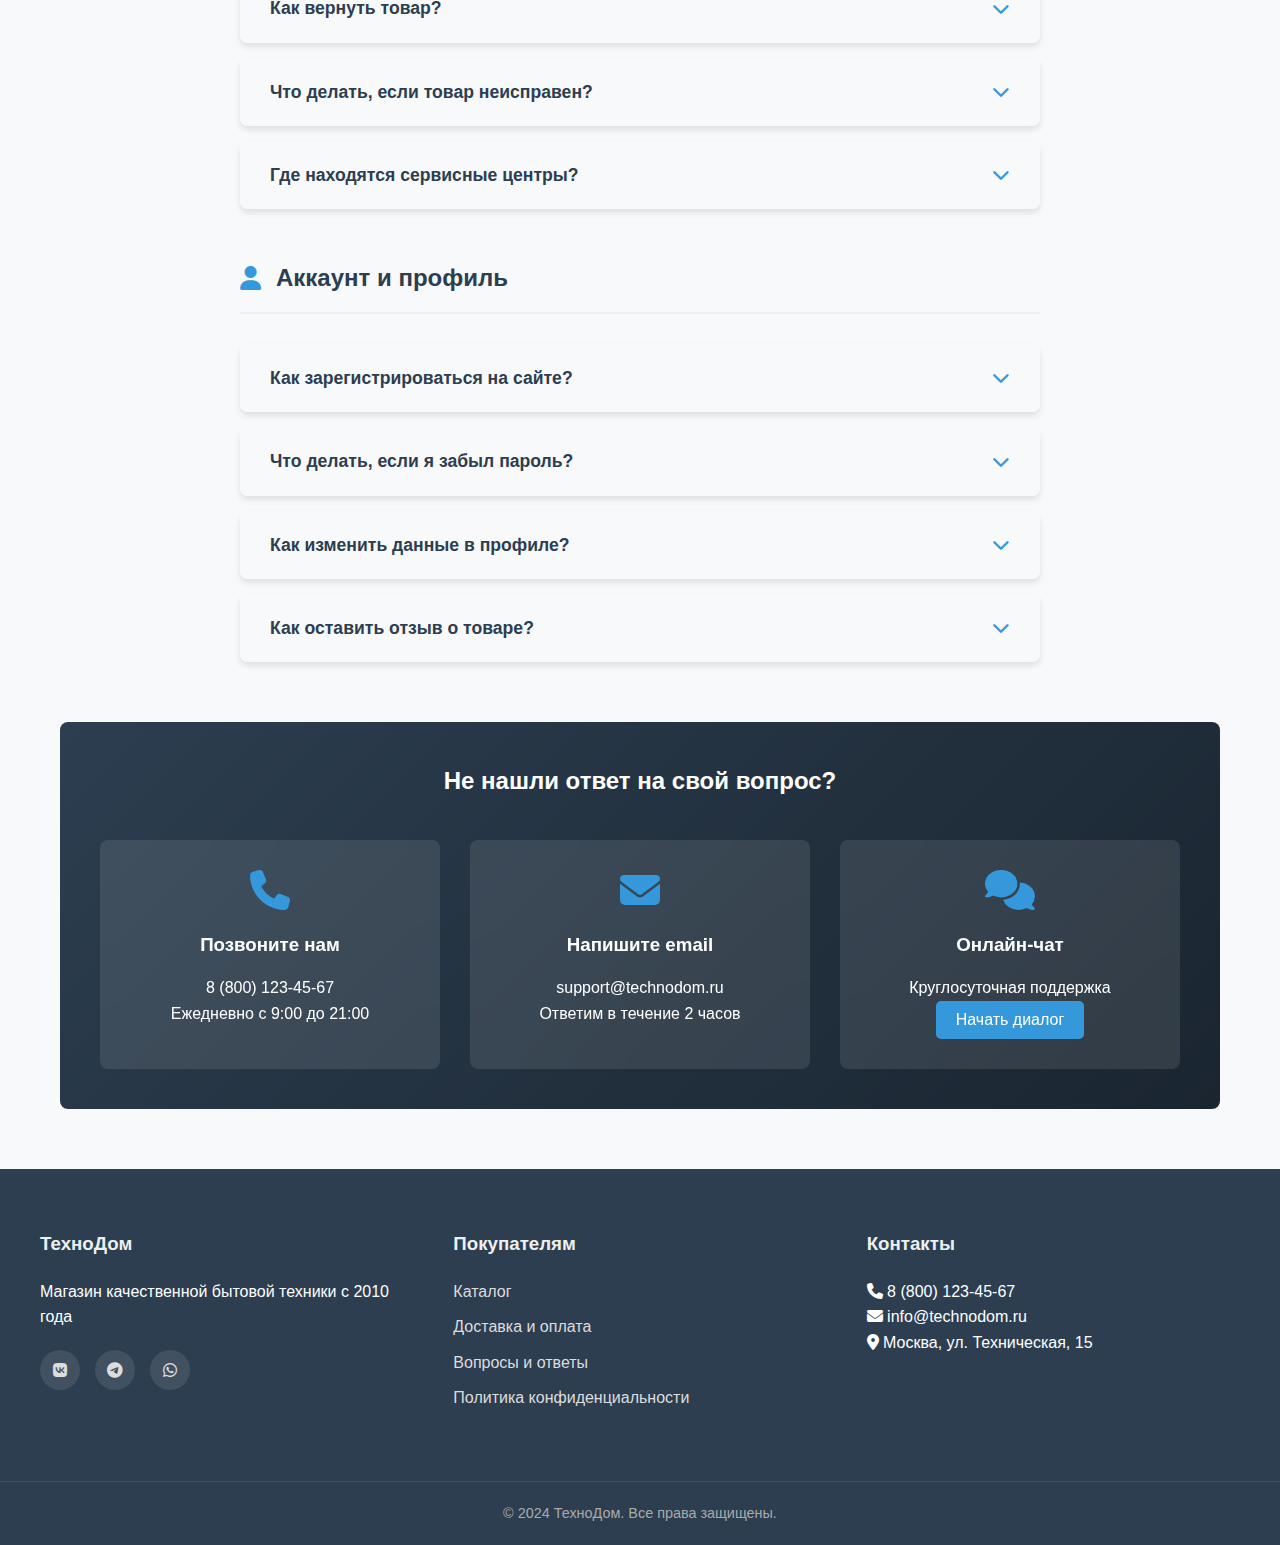
<file: pages/faq.html>
<!DOCTYPE html>
<html lang="ru">
<head>
    <meta charset="UTF-8">
    <meta name="viewport" content="width=device-width, initial-scale=1.0">
    <title>FAQ - Частые вопросы - ТехноДом</title>
    <link rel="stylesheet" href="https://cdnjs.cloudflare.com/ajax/libs/font-awesome/6.4.0/css/all.min.css">
    <link rel="stylesheet" href="../css/style.css">
</head>
<body>
<header>
    <div class="container header-container">
        <div class="logo">
            <a href="../index.html">
                <i class="fas fa-home"></i>
                <span>ТехноДом</span>
            </a>
        </div>
        
        <nav>
            <ul>
                <li><a href="../index.html"><i class="fas fa-home"></i> Главная</a></li>
                <li><a href="../pages/catalog.html"><i class="fas fa-list"></i> Каталог</a></li>
                <li><a href="../pages/delivery.html"><i class="fas fa-truck"></i> Доставка</a></li>
                <li><a href="../pages/contacts.html"><i class="fas fa-phone"></i> Контакты</a></li>
                <li><a href="../pages/faq.html"><i class="fas fa-question-circle"></i> FAQ</a></li>
                <li><a href="../pages/about.html"><i class="fas fa-info-circle"></i> О нас</a></li>
                <li><a href="../pages/cart.html"><i class="fas fa-shopping-cart"></i> Корзина <span class="cart-count">0</span></a></li>
                <li><a href="../pages/favorites.html"><i class="fas fa-heart"></i> Избранное <span class="fav-count">0</span></a></li>
                <li><a href="../pages/account.html"><i class="fas fa-user"></i> Кабинет</a></li>
                <li><a href="../pages/admin.html"><i class="fas fa-cog"></i> Админка</a></li>
            </ul>
        </nav>
        
        <div class="mobile-menu-btn">
            <i class="fas fa-bars"></i>
        </div>
    </div>
</header>

    <main class="container">
        <div class="faq-header">
            <h1>Часто задаваемые вопросы</h1>
            <p>Найдите ответы на самые популярные вопросы</p>
        </div>
        
        <div class="faq-search">
            <input type="text" id="faq-search-input" placeholder="Поиск по вопросам...">
            <button id="faq-search-btn"><i class="fas fa-search"></i></button>
        </div>
        
        <div class="faq-categories">
            <button class="faq-category-btn active" data-category="all">Все вопросы</button>
            <button class="faq-category-btn" data-category="delivery">Доставка и оплата</button>
            <button class="faq-category-btn" data-category="products">Товары и заказы</button>
            <button class="faq-category-btn" data-category="warranty">Гарантия и возврат</button>
            <button class="faq-category-btn" data-category="account">Аккаунт и профиль</button>
        </div>
        
        <div class="faq-container">
            <!-- Доставка и оплата -->
            <div class="faq-section" data-category="delivery">
                <h2><i class="fas fa-truck"></i> Доставка и оплата</h2>
                
                <div class="faq-item">
                    <div class="faq-question" onclick="toggleFAQ(this)">
                        <span>Как осуществляется доставка?</span>
                        <i class="fas fa-chevron-down"></i>
                    </div>
                    <div class="faq-answer">
                        <p>Мы осуществляем доставку по всей России несколькими способами:</p>
                        <ul>
                            <li><strong>Курьерская доставка по Москве</strong> - в течение 1-2 рабочих дней</li>
                            <li><strong>Доставка по России</strong> - через транспортные компании (3-7 дней)</li>
                            <li><strong>Самовывоз</strong> - из наших пунктов выдачи в Москве</li>
                        </ul>
                        <p>Подробнее в разделе <a href="../pages/delivery.html">Доставка и оплата</a>.</p>
                    </div>
                </div>
                
                <div class="faq-item">
                    <div class="faq-question" onclick="toggleFAQ(this)">
                        <span>Сколько стоит доставка?</span>
                        <i class="fas fa-chevron-down"></i>
                    </div>
                    <div class="faq-answer">
                        <p>Стоимость доставки зависит от региона и суммы заказа:</p>
                        <ul>
                            <li>По Москве: бесплатно при заказе от 20 000 ₽, 500 ₽ при заказе до 20 000 ₽</li>
                            <li>По России: рассчитывается индивидуально, от 500 ₽</li>
                            <li>Самовывоз: бесплатно</li>
                        </ul>
                        <p>Точную стоимость доставки вы увидите при оформлении заказа.</p>
                    </div>
                </div>
                
                <div class="faq-item">
                    <div class="faq-question" onclick="toggleFAQ(this)">
                        <span>Какие способы оплаты доступны?</span>
                        <i class="fas fa-chevron-down"></i>
                    </div>
                    <div class="faq-answer">
                        <p>Мы принимаем следующие способы оплаты:</p>
                        <ul>
                            <li>Банковские карты (Visa, Mastercard, МИР)</li>
                            <li>Наличные курьеру (только для Москвы)</li>
                            <li>Онлайн-банкинг</li>
                            <li>Рассрочка 0% на 12 месяцев</li>
                            <li>Банковский перевод для юридических лиц</li>
                        </ul>
                    </div>
                </div>
                
                <div class="faq-item">
                    <div class="faq-question" onclick="toggleFAQ(this)">
                        <span>Можно ли изменить адрес доставки после оформления заказа?</span>
                        <i class="fas fa-chevron-down"></i>
                    </div>
                    <div class="faq-answer">
                        <p>Да, вы можете изменить адрес доставки до момента отправки заказа со склада. Для этого:</p>
                        <ol>
                            <li>Позвоните нам по телефону 8 (800) 123-45-67</li>
                            <li>Или напишите на delivery@technodom.ru</li>
                            <li>Укажите номер заказа и новый адрес доставки</li>
                        </ol>
                        <p>После отправки заказа изменение адреса может быть невозможно или потребует дополнительной оплаты.</p>
                    </div>
                </div>
            </div>
            
            <!-- Товары и заказы -->
            <div class="faq-section" data-category="products">
                <h2><i class="fas fa-box"></i> Товары и заказы</h2>
                
                <div class="faq-item">
                    <div class="faq-question" onclick="toggleFAQ(this)">
                        <span>Как отследить статус моего заказа?</span>
                        <i class="fas fa-chevron-down"></i>
                    </div>
                    <div class="faq-answer">
                        <p>Отследить статус заказа можно несколькими способами:</p>
                        <ul>
                            <li>В <a href="../pages/account.html#orders">личном кабинете</a> во вкладке "Мои заказы"</li>
                            <li>По номеру заказа на странице отслеживания</li>
                            <li>По телефону 8 (800) 123-45-67</li>
                            <li>По email - мы отправляем уведомления на каждом этапе</li>
                        </ul>
                    </div>
                </div>
                
                <div class="faq-item">
                    <div class="faq-question" onclick="toggleFAQ(this)">
                        <span>Что делать, если товара нет в наличии?</span>
                        <i class="fas fa-chevron-down"></i>
                    </div>
                    <div class="faq-answer">
                        <p>Если товара нет в наличии:</p>
                        <ul>
                            <li>Вы можете оставить заявку на уведомление о поступлении</li>
                            <li>Наши менеджеры свяжутся с вами, когда товар появится на складе</li>
                            <li>Мы можем предложить аналогичный товар с похожими характеристиками</li>
                            <li>Сроки поступления товара обычно составляют 7-14 дней</li>
                        </ul>
                    </div>
                </div>
                
                <div class="faq-item">
                    <div class="faq-question" onclick="toggleFAQ(this)">
                        <span>Могу ли я отменить или изменить заказ?</span>
                        <i class="fas fa-chevron-down"></i>
                    </div>
                    <div class="faq-answer">
                        <p>Да, вы можете отменить или изменить заказ до его отправки:</p>
                        <ul>
                            <li><strong>Отмена заказа:</strong> в любое время до отправки</li>
                            <li><strong>Изменение состава заказа:</strong> до начала сборки</li>
                            <li><strong>Добавление товаров:</strong> возможно оформить новый заказ</li>
                        </ul>
                        <p>Для отмены или изменения заказа позвоните нам по телефону 8 (800) 123-45-67 или напишите на info@technodom.ru, указав номер заказа.</p>
                    </div>
                </div>
                
                <div class="faq-item">
                    <div class="faq-question" onclick="toggleFAQ(this)">
                        <span>Как узнать характеристики товара?</span>
                        <i class="fas fa-chevron-down"></i>
                    </div>
                    <div class="faq-answer">
                        <p>Полные характеристики каждого товара доступны:</p>
                        <ul>
                            <li>На странице товара во вкладке "Характеристики"</li>
                            <li>В технической документации (скачивается на странице товара)</li>
                            <li>У наших консультантов по телефону 8 (800) 123-45-67</li>
                            <li>В отзывах других покупателей</li>
                        </ul>
                        <p>Если вы не нашли нужную информацию, задайте вопрос через форму на странице товара.</p>
                    </div>
                </div>
            </div>
            
            <!-- Гарантия и возврат -->
            <div class="faq-section" data-category="warranty">
                <h2><i class="fas fa-shield-alt"></i> Гарантия и возврат</h2>
                
                <div class="faq-item">
                    <div class="faq-question" onclick="toggleFAQ(this)">
                        <span>Какой срок гарантии на товары?</span>
                        <i class="fas fa-chevron-down"></i>
                    </div>
                    <div class="faq-answer">
                        <p>На все товары действует официальная гарантия производителя:</p>
                        <ul>
                            <li><strong>Бытовая техника:</strong> 24 месяца</li>
                            <li><strong>Электроника:</strong> 12 месяцев</li>
                            <li><strong>Аксессуары:</strong> 6 месяцев</li>
                        </ul>
                        <p>Гарантийный талон и чек необходимо сохранять. Гарантия не распространяется на повреждения, вызванные неправильной эксплуатацией.</p>
                    </div>
                </div>
                
                <div class="faq-item">
                    <div class="faq-question" onclick="toggleFAQ(this)">
                        <span>Как вернуть товар?</span>
                        <i class="fas fa-chevron-down"></i>
                    </div>
                    <div class="faq-answer">
                        <p>Вы можете вернуть товар в течение 14 дней с момента получения:</p>
                        <ol>
                            <li>Товар должен быть в оригинальной упаковке со всеми комплектующими</li>
                            <li>На товаре не должно быть следов использования</li>
                            <li>Сохраните все документы: чек, гарантийный талон</li>
                            <li>Напишите заявление на возврат</li>
                        </ol>
                        <p>Для инициализации возврата позвоните нам по телефону 8 (800) 123-45-67.</p>
                    </div>
                </div>
                
                <div class="faq-item">
                    <div class="faq-question" onclick="toggleFAQ(this)">
                        <span>Что делать, если товар неисправен?</span>
                        <i class="fas fa-chevron-down"></i>
                    </div>
                    <div class="faq-answer">
                        <p>Если товар оказался неисправен:</p>
                        <ol>
                            <li>Немедленно прекратите использование</li>
                            <li>Свяжитесь с нами по телефону 8 (800) 123-45-67</li>
                            <li>Предоставьте фото/видео неисправности</li>
                            <li>Сохраните все документы и упаковку</li>
                        </ol>
                        <p>Мы организуем выезд мастера для диагностики или заберем товар на проверку в сервисный центр.</p>
                    </div>
                </div>
                
                <div class="faq-item">
                    <div class="faq-question" onclick="toggleFAQ(this)">
                        <span>Где находятся сервисные центры?</span>
                        <i class="fas fa-chevron-down"></i>
                    </div>
                    <div class="faq-answer">
                        <p>У нас есть сеть авторизованных сервисных центров:</p>
                        <ul>
                            <li><strong>Москва:</strong> 5 центров в разных районах</li>
                            <li><strong>Санкт-Петербург:</strong> 3 центра</li>
                            <li><strong>Другие города:</strong> более 50 центров по всей России</li>
                        </ul>
                        <p>Адрес ближайшего сервисного центра вы можете узнать по телефону 8 (800) 123-45-67 или в личном кабинете после регистрации гарантии.</p>
                    </div>
                </div>
            </div>
            
            <!-- Аккаунт и профиль -->
            <div class="faq-section" data-category="account">
                <h2><i class="fas fa-user"></i> Аккаунт и профиль</h2>
                
                <div class="faq-item">
                    <div class="faq-question" onclick="toggleFAQ(this)">
                        <span>Как зарегистрироваться на сайте?</span>
                        <i class="fas fa-chevron-down"></i>
                    </div>
                    <div class="faq-answer">
                        <p>Регистрация на сайте очень проста:</p>
                        <ol>
                            <li>Нажмите кнопку "Кабинет" в верхнем меню</li>
                            <li>Выберите "Зарегистрироваться"</li>
                            <li>Заполните форму: email, пароль, имя</li>
                            <li>Подтвердите регистрацию по ссылке в email</li>
                        </ol>
                        <p>После регистрации вы получите доступ к личному кабинету, истории заказов и сможете оставлять отзывы.</p>
                    </div>
                </div>
                
                <div class="faq-item">
                    <div class="faq-question" onclick="toggleFAQ(this)">
                        <span>Что делать, если я забыл пароль?</span>
                        <i class="fas fa-chevron-down"></i>
                    </div>
                    <div class="faq-answer">
                        <p>Если вы забыли пароль:</p>
                        <ol>
                            <li>На странице входа нажмите "Забыли пароль?"</li>
                            <li>Введите email, указанный при регистрации</li>
                            <li>Проверьте почту - мы отправим ссылку для восстановления</li>
                            <li>Перейдите по ссылке и создайте новый пароль</li>
                        </ol>
                        <p>Если email недоступен, свяжитесь с нами по телефону 8 (800) 123-45-67.</p>
                    </div>
                </div>
                
                <div class="faq-item">
                    <div class="faq-question" onclick="toggleFAQ(this)">
                        <span>Как изменить данные в профиле?</span>
                        <i class="fas fa-chevron-down"></i>
                    </div>
                    <div class="faq-answer">
                        <p>Изменить данные профиля можно в личном кабинете:</p>
                        <ol>
                            <li>Зайдите в <a href="../pages/account.html">личный кабинет</a></li>
                            <li>Выберите вкладку "Профиль"</li>
                            <li>Нажмите кнопку "Редактировать"</li>
                            <li>Внесите необходимые изменения</li>
                            <li>Сохраните изменения</li>
                        </ol>
                        <p>Вы можете изменить имя, email, телефон, пароль и настройки уведомлений.</p>
                    </div>
                </div>
                
                <div class="faq-item">
                    <div class="faq-question" onclick="toggleFAQ(this)">
                        <span>Как оставить отзыв о товаре?</span>
                        <i class="fas fa-chevron-down"></i>
                    </div>
                    <div class="faq-answer">
                        <p>Оставить отзыв может только зарегистрированный пользователь, который приобрел товар:</p>
                        <ol>
                            <li>Зайдите на страницу товара</li>
                            <li>Перейдите на вкладку "Отзывы"</li>
                            <li>Нажмите кнопку "Написать отзыв"</li>
                            <li>Заполните форму: оценка, текст, достоинства/недостатки</li>
                            <li>Нажмите "Отправить отзыв"</li>
                        </ol>
                        <p>Все отзывы проходят модерацию. После проверки отзыв появится на сайте.</p>
                    </div>
                </div>
            </div>
        </div>
        
        <div class="faq-contact">
            <h2>Не нашли ответ на свой вопрос?</h2>
            <div class="contact-options">
                <div class="contact-option">
                    <i class="fas fa-phone"></i>
                    <h3>Позвоните нам</h3>
                    <p>8 (800) 123-45-67</p>
                    <p>Ежедневно с 9:00 до 21:00</p>
                </div>
                
                <div class="contact-option">
                    <i class="fas fa-envelope"></i>
                    <h3>Напишите email</h3>
                    <p>support@technodom.ru</p>
                    <p>Ответим в течение 2 часов</p>
                </div>
                
                <div class="contact-option">
                    <i class="fas fa-comments"></i>
                    <h3>Онлайн-чат</h3>
                    <p>Круглосуточная поддержка</p>
                    <button class="btn btn-primary" onclick="openChat()">Начать диалог</button>
                </div>
            </div>
        </div>
    </main>

    <!-- Подвал -->
    <footer>
        <div class="container footer-container">
            <div class="footer-section">
                <h3>ТехноДом</h3>
                <p>Магазин качественной бытовой техники с 2010 года</p>
                <div class="social-links">
                    <a href="#"><i class="fab fa-vk"></i></a>
                    <a href="#"><i class="fab fa-telegram"></i></a>
                    <a href="#"><i class="fab fa-whatsapp"></i></a>
                </div>
            </div>
            
            <div class="footer-section">
                <h3>Покупателям</h3>
                <ul>
                    <li><a href="../САЙТ/pages/catalog.html">Каталог</a></li>
                    <li><a href="../САЙТ/pages/delivery.html">Доставка и оплата</a></li>
                    <li><a href="../САЙТ/pages/faq.html">Вопросы и ответы</a></li>
                    <li><a href="../САЙТ/pages/privacy.html">Политика конфиденциальности</a></li>
                </ul>
            </div>
            
            <div class="footer-section">
                <h3>Контакты</h3>
                <p><i class="fas fa-phone"></i> 8 (800) 123-45-67</p>
                <p><i class="fas fa-envelope"></i> info@technodom.ru</p>
                <p><i class="fas fa-map-marker-alt"></i> Москва, ул. Техническая, 15</p>
            </div>
        </div>
        
        <div class="footer-bottom">
            <p>&copy; 2024 ТехноДом. Все права защищены.</p>
        </div>
    </footer>

    <script src="../js/script.js"></script>
    <script>
        document.addEventListener('DOMContentLoaded', function() {
            updateCartCount();
            updateFavCount();
            
            const mobileMenuBtn = document.querySelector('.mobile-menu-btn');
            const nav = document.querySelector('nav ul');
            
            mobileMenuBtn.addEventListener('click', function() {
                nav.classList.toggle('show');
            });
            
            // Инициализация FAQ
            initFAQ();
            
            // Поиск по FAQ
            document.getElementById('faq-search-btn').addEventListener('click', searchFAQ);
            document.getElementById('faq-search-input').addEventListener('keyup', function(e) {
                if (e.key === 'Enter') searchFAQ();
            });
            
            // Фильтрация по категориям
            document.querySelectorAll('.faq-category-btn').forEach(btn => {
                btn.addEventListener('click', function() {
                    const category = this.getAttribute('data-category');
                    filterFAQByCategory(category);
                    
                    // Обновление активной кнопки
                    document.querySelectorAll('.faq-category-btn').forEach(b => {
                        b.classList.remove('active');
                    });
                    this.classList.add('active');
                });
            });
        });
        
        function initFAQ() {
            document.querySelectorAll('.faq-item').forEach(item => {
                item.addEventListener('click', function(e) {
                    if (!e.target.classList.contains('faq-question')) return;
                    this.classList.toggle('active');
                });
            });
        }
        
        function toggleFAQ(element) {
            const item = element.parentElement;
            item.classList.toggle('active');
        }
        
        function searchFAQ() {
            const searchTerm = document.getElementById('faq-search-input').value.toLowerCase();
            
            document.querySelectorAll('.faq-item').forEach(item => {
                const question = item.querySelector('.faq-question span').textContent.toLowerCase();
                const answer = item.querySelector('.faq-answer').textContent.toLowerCase();
                
                if (question.includes(searchTerm) || answer.includes(searchTerm)) {
                    item.style.display = 'block';
                    // Раскрываем найденный вопрос
                    if (searchTerm && !item.classList.contains('active')) {
                        item.classList.add('active');
                    }
                } else {
                    item.style.display = 'none';
                }
            });
            
            // Показываем/скрываем разделы
            document.querySelectorAll('.faq-section').forEach(section => {
                const visibleItems = section.querySelectorAll('.faq-item[style="display: block"]').length;
                section.style.display = visibleItems > 0 ? 'block' : 'none';
            });
        }
        
        function filterFAQByCategory(category) {
            document.querySelectorAll('.faq-section').forEach(section => {
                if (category === 'all' || section.getAttribute('data-category') === category) {
                    section.style.display = 'block';
                    section.querySelectorAll('.faq-item').forEach(item => {
                        item.style.display = 'block';
                    });
                } else {
                    section.style.display = 'none';
                }
            });
        }
        
        function openChat() {
            alert('Онлайн-чат откроется в новом окне. В реальном проекте здесь будет интеграция с чат-виджетом.');
        }
        
        // Стили для FAQ
        const style = document.createElement('style');
        style.textContent = `
            .faq-header {
                text-align: center;
                margin-bottom: 40px;
                padding: 40px 0;
                background: linear-gradient(135deg, var(--secondary), #2980b9);
                color: white;
                border-radius: var(--border-radius);
            }
            
            .faq-search {
                display: flex;
                max-width: 600px;
                margin: 0 auto 40px;
            }
            
            .faq-search input {
                flex: 1;
                padding: 15px 20px;
                border: 2px solid var(--secondary);
                border-radius: var(--border-radius) 0 0 var(--border-radius);
                font-size: 1rem;
            }
            
            .faq-search button {
                padding: 15px 25px;
                background: var(--secondary);
                color: white;
                border: none;
                border-radius: 0 var(--border-radius) var(--border-radius) 0;
                cursor: pointer;
                font-size: 1.1rem;
            }
            
            .faq-categories {
                display: flex;
                justify-content: center;
                flex-wrap: wrap;
                gap: 10px;
                margin-bottom: 40px;
            }
            
            .faq-category-btn {
                padding: 12px 24px;
                background: white;
                border: 2px solid var(--light);
                border-radius: var(--border-radius);
                cursor: pointer;
                font-weight: 500;
                transition: var(--transition);
            }
            
            .faq-category-btn:hover,
            .faq-category-btn.active {
                background: var(--secondary);
                color: white;
                border-color: var(--secondary);
            }
            
            .faq-section {
                margin-bottom: 50px;
            }
            
            .faq-section h2 {
                display: flex;
                align-items: center;
                gap: 15px;
                margin-bottom: 30px;
                color: var(--dark);
                padding-bottom: 15px;
                border-bottom: 2px solid var(--light);
            }
            
            .faq-section h2 i {
                color: var(--secondary);
            }
            
            .faq-item {
                background: white;
                margin-bottom: 15px;
                border-radius: var(--border-radius);
                box-shadow: var(--shadow);
                overflow: hidden;
                transition: var(--transition);
            }
            
            .faq-item:hover {
                box-shadow: var(--shadow-hover);
            }
            
            .faq-question {
                padding: 20px 30px;
                font-size: 1.1rem;
                font-weight: 600;
                color: var(--dark);
                cursor: pointer;
                display: flex;
                justify-content: space-between;
                align-items: center;
                transition: var(--transition);
                background: var(--light-gray);
            }
            
            .faq-question:hover {
                background: #e8f4fc;
            }
            
            .faq-question i {
                transition: var(--transition);
                color: var(--secondary);
            }
            
            .faq-item.active .faq-question i {
                transform: rotate(180deg);
            }
            
            .faq-answer {
                padding: 0 30px;
                max-height: 0;
                overflow: hidden;
                transition: max-height 0.3s ease;
            }
            
            .faq-item.active .faq-answer {
                padding: 20px 30px;
                max-height: 1000px;
            }
            
            .faq-answer ul, .faq-answer ol {
                margin: 15px 0;
                padding-left: 20px;
            }
            
            .faq-answer li {
                margin-bottom: 10px;
                line-height: 1.6;
            }
            
            .faq-answer a {
                color: var(--secondary);
                text-decoration: none;
            }
            
            .faq-answer a:hover {
                text-decoration: underline;
            }
            
            .faq-contact {
                margin: 60px 0;
                padding: 40px;
                background: linear-gradient(135deg, var(--primary), #1a2530);
                color: white;
                border-radius: var(--border-radius);
                text-align: center;
            }
            
            .contact-options {
                display: grid;
                grid-template-columns: repeat(auto-fit, minmax(300px, 1fr));
                gap: 30px;
                margin-top: 40px;
            }
            
            .contact-option {
                background: rgba(255,255,255,0.1);
                padding: 30px;
                border-radius: var(--border-radius);
                backdrop-filter: blur(10px);
            }
            
            .contact-option i {
                font-size: 2.5rem;
                margin-bottom: 20px;
                color: var(--secondary);
            }
            
            .contact-option h3 {
                margin-bottom: 15px;
            }
            
            @media (max-width: 768px) {
                .faq-categories {
                    flex-direction: column;
                    align-items: stretch;
                }
                
                .faq-category-btn {
                    text-align: center;
                }
                
                .contact-options {
                    grid-template-columns: 1fr;
                }
                
                .faq-question {
                    padding: 15px 20px;
                    font-size: 1rem;
                }
                
                .faq-answer {
                    padding: 0 20px;
                }
                
                .faq-item.active .faq-answer {
                    padding: 15px 20px;
                }
            }
        `;
        document.head.appendChild(style);
    </script>
</body>
</html>
</file>
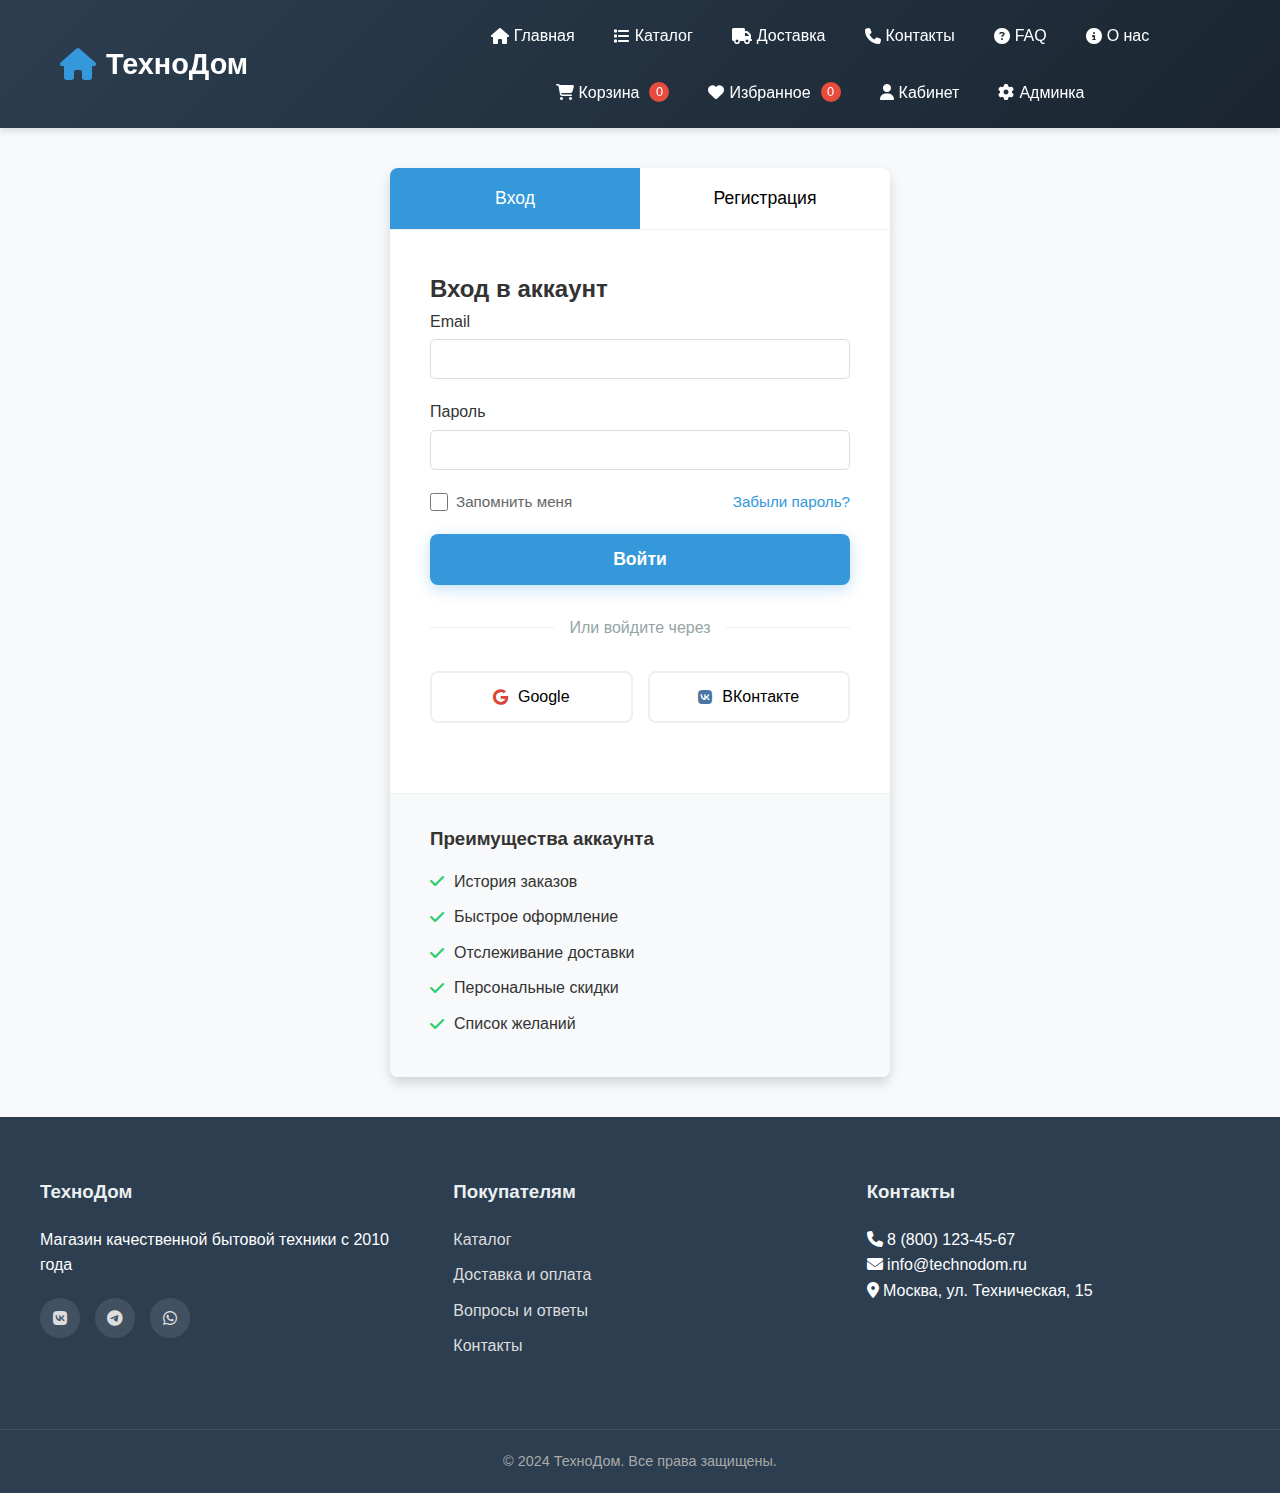
<file: pages/login.html>
<!DOCTYPE html>
<html lang="ru">
<head>
    <meta charset="UTF-8">
    <meta name="viewport" content="width=device-width, initial-scale=1.0">
    <title>Вход и регистрация - ТехноДом</title>
    <link rel="stylesheet" href="https://cdnjs.cloudflare.com/ajax/libs/font-awesome/6.4.0/css/all.min.css">
    <link rel="stylesheet" href="../css/style.css">
    <style>
    /* Стили для кнопок на странице логина */
    .btn-primary {
        display: block;
        width: 100%;
        padding: 15px;
        background: linear-gradient(135deg, #3498db, #2980b9);
        color: white;
        border: none;
        border-radius: 8px;
        font-size: 1.1rem;
        font-weight: 600;
        cursor: pointer;
        transition: all 0.3s ease;
        box-shadow: 0 4px 15px rgba(52, 152, 219, 0.3);
        margin-top: 20px;
    }
    
    .btn-primary:hover {
        background: linear-gradient(135deg, #2980b9, #1c6ea4);
        transform: translateY(-2px);
        box-shadow: 0 6px 20px rgba(52, 152, 219, 0.4);
    }
    
    .btn-primary:active {
        transform: translateY(0);
    }
    
    .social-btn {
        display: flex;
        align-items: center;
        justify-content: center;
        gap: 10px;
        width: 100%;
        padding: 12px;
        border: 2px solid #e0e0e0;
        background: white;
        border-radius: 8px;
        font-size: 1rem;
        font-weight: 500;
        cursor: pointer;
        transition: all 0.3s ease;
    }
    
    .social-btn:hover {
        border-color: #3498db;
        background: #f8f9fa;
    }
    
    .social-btn.google i {
        color: #DB4437;
    }
    
    .social-btn.vk i {
        color: #4C75A3;
    }
    
    .social-btn.google:hover {
        background: #DB4437;
        color: white;
        border-color: #DB4437;
    }
    
    .social-btn.google:hover i {
        color: white;
    }
    
    .social-btn.vk:hover {
        background: #4C75A3;
        color: white;
        border-color: #4C75A3;
    }
    
    .social-btn.vk:hover i {
        color: white;
    }
    
    /* Стили для кнопок в форме восстановления пароля */
    .form-actions {
        display: flex;
        gap: 15px;
        margin-top: 30px;
    }
    
    .form-actions .btn-outline {
        flex: 1;
        padding: 12px;
        background: white;
        border: 2px solid #3498db;
        color: #3498db;
        border-radius: 8px;
        font-size: 1rem;
        font-weight: 500;
        cursor: pointer;
        transition: all 0.3s ease;
    }
    
    .form-actions .btn-outline:hover {
        background: #f8f9fa;
    }
    
    .form-actions .btn-primary {
        flex: 1;
        margin-top: 0;
    }
    
    /* Стили для чекбоксов */
    .form-options {
        display: flex;
        justify-content: space-between;
        align-items: center;
        margin: 20px 0;
        font-size: 0.95rem;
    }
    
    .form-options label {
        display: flex;
        align-items: center;
        gap: 8px;
        cursor: pointer;
        color: #666;
    }
    
    .form-options input[type="checkbox"] {
        width: 18px;
        height: 18px;
        accent-color: #3498db;
    }
    
    .form-options a {
        color: #3498db;
        text-decoration: none;
        transition: all 0.3s ease;
    }
    
    .form-options a:hover {
        text-decoration: underline;
        color: #2980b9;
    }
    
    /* Адаптивность для кнопок */
    @media (max-width: 576px) {
        .social-auth {
            flex-direction: column;
        }
        
        .form-actions {
            flex-direction: column;
        }
        
        .form-actions .btn-outline,
        .form-actions .btn-primary {
            width: 100%;
        }
        
        .form-options {
            flex-direction: column;
            align-items: flex-start;
            gap: 15px;
        }
        
        .form-options a {
            align-self: flex-end;
        }
    }
    
    /* Анимация для кнопок */
    @keyframes pulse {
        0% {
            transform: scale(1);
        }
        50% {
            transform: scale(1.05);
        }
        100% {
            transform: scale(1);
        }
    }
    
    .btn-primary.pulse {
        animation: pulse 1.5s infinite;
    }
    
    /* Дополнительные эффекты при фокусе */
    .btn-primary:focus,
    .social-btn:focus,
    .form-actions .btn-outline:focus {
        outline: none;
        box-shadow: 0 0 0 3px rgba(52, 152, 219, 0.3);
    }
    
    /* Стили для кнопок вкладок */
    .auth-tab {
        position: relative;
        overflow: hidden;
        transition: all 0.3s ease;
    }
    
    .auth-tab.active {
        position: relative;
    }
    
    .auth-tab.active::after {
        content: '';
        position: absolute;
        bottom: 0;
        left: 0;
        width: 100%;
        height: 3px;
        background: #3498db;
        animation: slideIn 0.3s ease;
    }
    
    @keyframes slideIn {
        from {
            transform: translateX(-100%);
        }
        to {
            transform: translateX(0);
        }
    }
</style>
</head>
<body>
<header>
    <div class="container header-container">
        <div class="logo">
            <a href="../index.html">
                <i class="fas fa-home"></i>
                <span>ТехноДом</span>
            </a>
        </div>
        
        <nav>
            <ul>
                <li><a href="../index.html"><i class="fas fa-home"></i> Главная</a></li>
                <li><a href="../pages/catalog.html"><i class="fas fa-list"></i> Каталог</a></li>
                <li><a href="../pages/delivery.html"><i class="fas fa-truck"></i> Доставка</a></li>
                <li><a href="../pages/contacts.html"><i class="fas fa-phone"></i> Контакты</a></li>
                <li><a href="../pages/faq.html"><i class="fas fa-question-circle"></i> FAQ</a></li>
                <li><a href="../pages/about.html"><i class="fas fa-info-circle"></i> О нас</a></li>
                <li><a href="../pages/cart.html"><i class="fas fa-shopping-cart"></i> Корзина <span class="cart-count">0</span></a></li>
                <li><a href="../pages/favorites.html"><i class="fas fa-heart"></i> Избранное <span class="fav-count">0</span></a></li>
                <li><a href="../pages/account.html"><i class="fas fa-user"></i> Кабинет</a></li>
                <li><a href="../pages/admin.html"><i class="fas fa-cog"></i> Админка</a></li>
            </ul>
        </nav>
        
        <div class="mobile-menu-btn">
            <i class="fas fa-bars"></i>
        </div>
    </div>
</header>

    <main class="container">
        <div class="auth-container">
            <div class="auth-tabs">
                <button class="auth-tab active" data-tab="login">Вход</button>
                <button class="auth-tab" data-tab="register">Регистрация</button>
            </div>
            
            <!-- Форма входа -->
            <div id="login-form" class="auth-form active">
                <h2>Вход в аккаунт</h2>
                <form id="loginForm">
                    <div class="form-group">
                        <label>Email</label>
                        <input type="email" id="login-email" required>
                    </div>
                    
                    <div class="form-group">
                        <label>Пароль</label>
                        <input type="password" id="login-password" required>
                    </div>
                    
                    <div class="form-options">
                        <label>
                            <input type="checkbox" id="remember-me"> Запомнить меня
                        </label>
                        <a href="#" onclick="showForgotPassword()">Забыли пароль?</a>
                    </div>
                    
                    <button type="submit" class="btn-primary">Войти</button>
                </form>
                
                <div class="auth-divider">
                    <span>Или войдите через</span>
                </div>
                
                <div class="social-auth">
                    <button class="social-btn google">
                        <i class="fab fa-google"></i> Google
                    </button>
                    <button class="social-btn vk">
                        <i class="fab fa-vk"></i> ВКонтакте
                    </button>
                </div>
            </div>
            
            <!-- Форма регистрации -->
            <div id="register-form" class="auth-form">
                <h2>Создать аккаунт</h2>
                <form id="registerForm">
                    <div class="form-row">
                        <div class="form-group">
                            <label>Имя</label>
                            <input type="text" id="register-firstname" required>
                        </div>
                        <div class="form-group">
                            <label>Фамилия</label>
                            <input type="text" id="register-lastname" required>
                        </div>
                    </div>
                    
                    <div class="form-group">
                        <label>Email</label>
                        <input type="email" id="register-email" required>
                    </div>
                    
                    <div class="form-group">
                        <label>Телефон</label>
                        <input type="tel" id="register-phone" required>
                    </div>
                    
                    <div class="form-row">
                        <div class="form-group">
                            <label>Пароль</label>
                            <input type="password" id="register-password" required>
                        </div>
                        <div class="form-group">
                            <label>Повторите пароль</label>
                            <input type="password" id="register-password-confirm" required>
                        </div>
                    </div>
                    
                    <div class="form-group">
                        <label>
                            <input type="checkbox" id="agree-terms" required>
                            Я соглашаюсь с <a href="../pages/privacy.html">политикой конфиденциальности</a> и 
                            <a href="../pages/terms.html">правилами пользования</a>
                        </label>
                    </div>
                    
                    <button type="submit" class="btn-primary">Зарегистрироваться</button>
                </form>
            </div>
            
            <!-- Форма восстановления пароля -->
            <div id="forgot-form" class="auth-form">
                <h2>Восстановление пароля</h2>
                <p>Введите email, указанный при регистрации</p>
                <form id="forgotForm">
                    <div class="form-group">
                        <label>Email</label>
                        <input type="email" id="forgot-email" required>
                    </div>
                    
                    <div class="form-actions">
                        <button type="button" class="btn-outline" onclick="backToLogin()">Назад</button>
                        <button type="submit" class="btn-primary">Восстановить</button>
                    </div>
                </form>
            </div>
            
            <div class="auth-benefits">
                <h3>Преимущества аккаунта</h3>
                <ul>
                    <li><i class="fas fa-check"></i> История заказов</li>
                    <li><i class="fas fa-check"></i> Быстрое оформление</li>
                    <li><i class="fas fa-check"></i> Отслеживание доставки</li>
                    <li><i class="fas fa-check"></i> Персональные скидки</li>
                    <li><i class="fas fa-check"></i> Список желаний</li>
                </ul>
            </div>
        </div>
    </main>

    <footer>
        <div class="container footer-container">
            <div class="footer-section">
                <h3>ТехноДом</h3>
                <p>Магазин качественной бытовой техники с 2010 года</p>
                <div class="social-links">
                    <a href="#"><i class="fab fa-vk"></i></a>
                    <a href="#"><i class="fab fa-telegram"></i></a>
                    <a href="#"><i class="fab fa-whatsapp"></i></a>
                </div>
            </div>
            
            <div class="footer-section">
                <h3>Покупателям</h3>
                <ul>
                    <li><a href="../pages/catalog.html">Каталог</a></li>
                    <li><a href="../pages/delivery.html">Доставка и оплата</a></li>
                    <li><a href="../pages/faq.html">Вопросы и ответы</a></li>
                    <li><a href="../pages/contacts.html">Контакты</a></li>
                </ul>
            </div>
            
            <div class="footer-section">
                <h3>Контакты</h3>
                <p><i class="fas fa-phone"></i> 8 (800) 123-45-67</p>
                <p><i class="fas fa-envelope"></i> info@technodom.ru</p>
                <p><i class="fas fa-map-marker-alt"></i> Москва, ул. Техническая, 15</p>
            </div>
        </div>
        
        <div class="footer-bottom">
            <p>&copy; 2024 ТехноДом. Все права защищены.</p>
        </div>
    </footer>

    <script src="../js/script.js"></script>
    <script>
        document.addEventListener('DOMContentLoaded', function() {
            updateCartCount();
            updateFavCount();
            
            const mobileMenuBtn = document.querySelector('.mobile-menu-btn');
            const nav = document.querySelector('nav ul');
            
            mobileMenuBtn.addEventListener('click', function() {
                nav.classList.toggle('show');
            });
            
            // Переключение вкладок
            document.querySelectorAll('.auth-tab').forEach(tab => {
                tab.addEventListener('click', function() {
                    const tabName = this.getAttribute('data-tab');
                    switchAuthTab(tabName);
                });
            });
            
            // Форма входа
            document.getElementById('loginForm').addEventListener('submit', function(e) {
                e.preventDefault();
                loginUser();
            });
            
            // Форма регистрации
            document.getElementById('registerForm').addEventListener('submit', function(e) {
                e.preventDefault();
                registerUser();
            });
            
            // Форма восстановления
            document.getElementById('forgotForm').addEventListener('submit', function(e) {
                e.preventDefault();
                resetPassword();
            });
            
            // Проверка авторизации
            const currentUser = JSON.parse(localStorage.getItem('currentUser'));
            if (currentUser) {
                window.location.href = 'account.html';
            }
        });
        
        function switchAuthTab(tabName) {
            // Скрыть все формы
            document.querySelectorAll('.auth-form').forEach(form => {
                form.classList.remove('active');
            });
            
            // Убрать активный класс у всех вкладок
            document.querySelectorAll('.auth-tab').forEach(tab => {
                tab.classList.remove('active');
            });
            
            // Показать выбранную форму
            document.getElementById(`${tabName}-form`).classList.add('active');
            
            // Активировать соответствующую вкладку
            document.querySelector(`.auth-tab[data-tab="${tabName}"]`).classList.add('active');
        }
        
        function showForgotPassword() {
            document.querySelectorAll('.auth-form').forEach(form => {
                form.classList.remove('active');
            });
            document.getElementById('forgot-form').classList.add('active');
            
            document.querySelectorAll('.auth-tab').forEach(tab => {
                tab.style.display = 'none';
            });
        }
        
        function backToLogin() {
            switchAuthTab('login');
            document.querySelectorAll('.auth-tab').forEach(tab => {
                tab.style.display = 'block';
            });
        }
        
        function loginUser() {
    const email = document.getElementById('login-email').value;
    const password = document.getElementById('login-password').value;
    
    // Получаем пользователей из localStorage
    const users = JSON.parse(localStorage.getItem('users')) || [];
    
    // Ищем пользователя
    const user = users.find(u => u.email === email && u.password === password);
    
    if (user) {
        // Сохраняем ПОЛНОСТЬЮ ВСЕ ДАННЫЕ пользователя
        localStorage.setItem('currentUser', JSON.stringify(user));
        
        // Проверяем, откуда пришел пользователь
        const redirectUrl = localStorage.getItem('redirectAfterLogin') || '../index.html';
        localStorage.removeItem('redirectAfterLogin');
        
        window.location.href = redirectUrl;
    } else {
        alert('Неверный email или пароль');
    }
}

        
        function registerUser() {
    const firstname = document.getElementById('register-firstname').value;
    const lastname = document.getElementById('register-lastname').value;
    const email = document.getElementById('register-email').value;
    const phone = document.getElementById('register-phone').value;
    const password = document.getElementById('register-password').value;
    const passwordConfirm = document.getElementById('register-password-confirm').value;
    
    // Проверка паролей
    if (password !== passwordConfirm) {
        alert('Пароли не совпадают');
        return;
    }
    
    // Проверка email
    const users = JSON.parse(localStorage.getItem('users')) || [];
    const existingUser = users.find(u => u.email === email);
    
    if (existingUser) {
        alert('Пользователь с таким email уже существует');
        return;
    }
    
    // Создание нового пользователя с ВСЕМИ полями
    const newUser = {
        id: Date.now(),
        name: `${firstname} ${lastname}`,
        email: email,
        phone: phone,
        password: password,
        role: 'user',
        regDate: new Date().toLocaleDateString('ru-RU'),
        address: ''
    };
    
    // Сохранение пользователя
    users.push(newUser);
    localStorage.setItem('users', JSON.stringify(users));
    
    // Автоматический вход - сохраняем ВСЕ ДАННЫЕ
    localStorage.setItem('currentUser', JSON.stringify(newUser));
    
    // Регистрация в админке
    updateAdminStats();
    
    alert('Регистрация успешна!');
    window.location.href = '../index.html';
}
        
        function resetPassword() {
            const email = document.getElementById('forgot-email').value;
            
            // Проверка существования email
            const users = JSON.parse(localStorage.getItem('users')) || [];
            const user = users.find(u => u.email === email);
            
            if (user) {
                alert(`На email ${email} отправлена инструкция по восстановлению пароля`);
                backToLogin();
            } else {
                alert('Пользователь с таким email не найден');
            }
        }
        
        function updateAdminStats() {
            // Обновление статистики пользователей в админке
            const stats = JSON.parse(localStorage.getItem('storeStats')) || {
                totalUsers: 0
            };
            
            stats.totalUsers += 1;
            localStorage.setItem('storeStats', JSON.stringify(stats));
        }
    </script>
    
    <style>
        .auth-container {
            max-width: 500px;
            margin: 40px auto;
            background: white;
            border-radius: var(--border-radius);
            box-shadow: var(--shadow-hover);
            overflow: hidden;
        }
        
        .auth-tabs {
            display: flex;
            border-bottom: 1px solid var(--light);
        }
        
        .auth-tab {
            flex: 1;
            padding: 20px;
            background: none;
            border: none;
            font-size: 1.1rem;
            font-weight: 500;
            cursor: pointer;
            transition: var(--transition);
        }
        
        .auth-tab.active {
            background: var(--secondary);
            color: white;
        }
        
        .auth-form {
            padding: 40px;
            display: none;
        }
        
        .auth-form.active {
            display: block;
        }
        
        .form-options {
            display: flex;
            justify-content: space-between;
            align-items: center;
            margin: 20px 0;
        }
        
        .form-options a {
            color: var(--secondary);
            text-decoration: none;
        }
        
        .form-options a:hover {
            text-decoration: underline;
        }
        
        .auth-divider {
            display: flex;
            align-items: center;
            margin: 30px 0;
            color: var(--gray);
        }
        
        .auth-divider:before,
        .auth-divider:after {
            content: '';
            flex: 1;
            height: 1px;
            background: var(--light);
        }
        
        .auth-divider span {
            padding: 0 15px;
        }
        
        .social-auth {
            display: flex;
            gap: 15px;
            margin-bottom: 30px;
        }
        
        .social-btn {
            flex: 1;
            padding: 15px;
            border: 2px solid var(--light);
            border-radius: var(--border-radius);
            background: white;
            cursor: pointer;
            font-weight: 500;
            transition: var(--transition);
        }
        
        .social-btn.google:hover {
            background: #db4437;
            color: white;
            border-color: #db4437;
        }
        
        .social-btn.vk:hover {
            background: #4c75a3;
            color: white;
            border-color: #4c75a3;
        }
        
        .auth-benefits {
            padding: 30px 40px;
            background: var(--light-gray);
            border-top: 1px solid var(--light);
        }
        
        .auth-benefits ul {
            list-style: none;
            margin-top: 15px;
        }
        
        .auth-benefits li {
            margin-bottom: 10px;
            display: flex;
            align-items: center;
        }
        
        .auth-benefits i {
            color: var(--success);
            margin-right: 10px;
        }
        
        @media (max-width: 576px) {
            .auth-container {
                margin: 20px;
            }
            
            .auth-form {
                padding: 30px 20px;
            }
            
            .social-auth {
                flex-direction: column;
            }
        }
    </style>
</body>
</html>
</file>
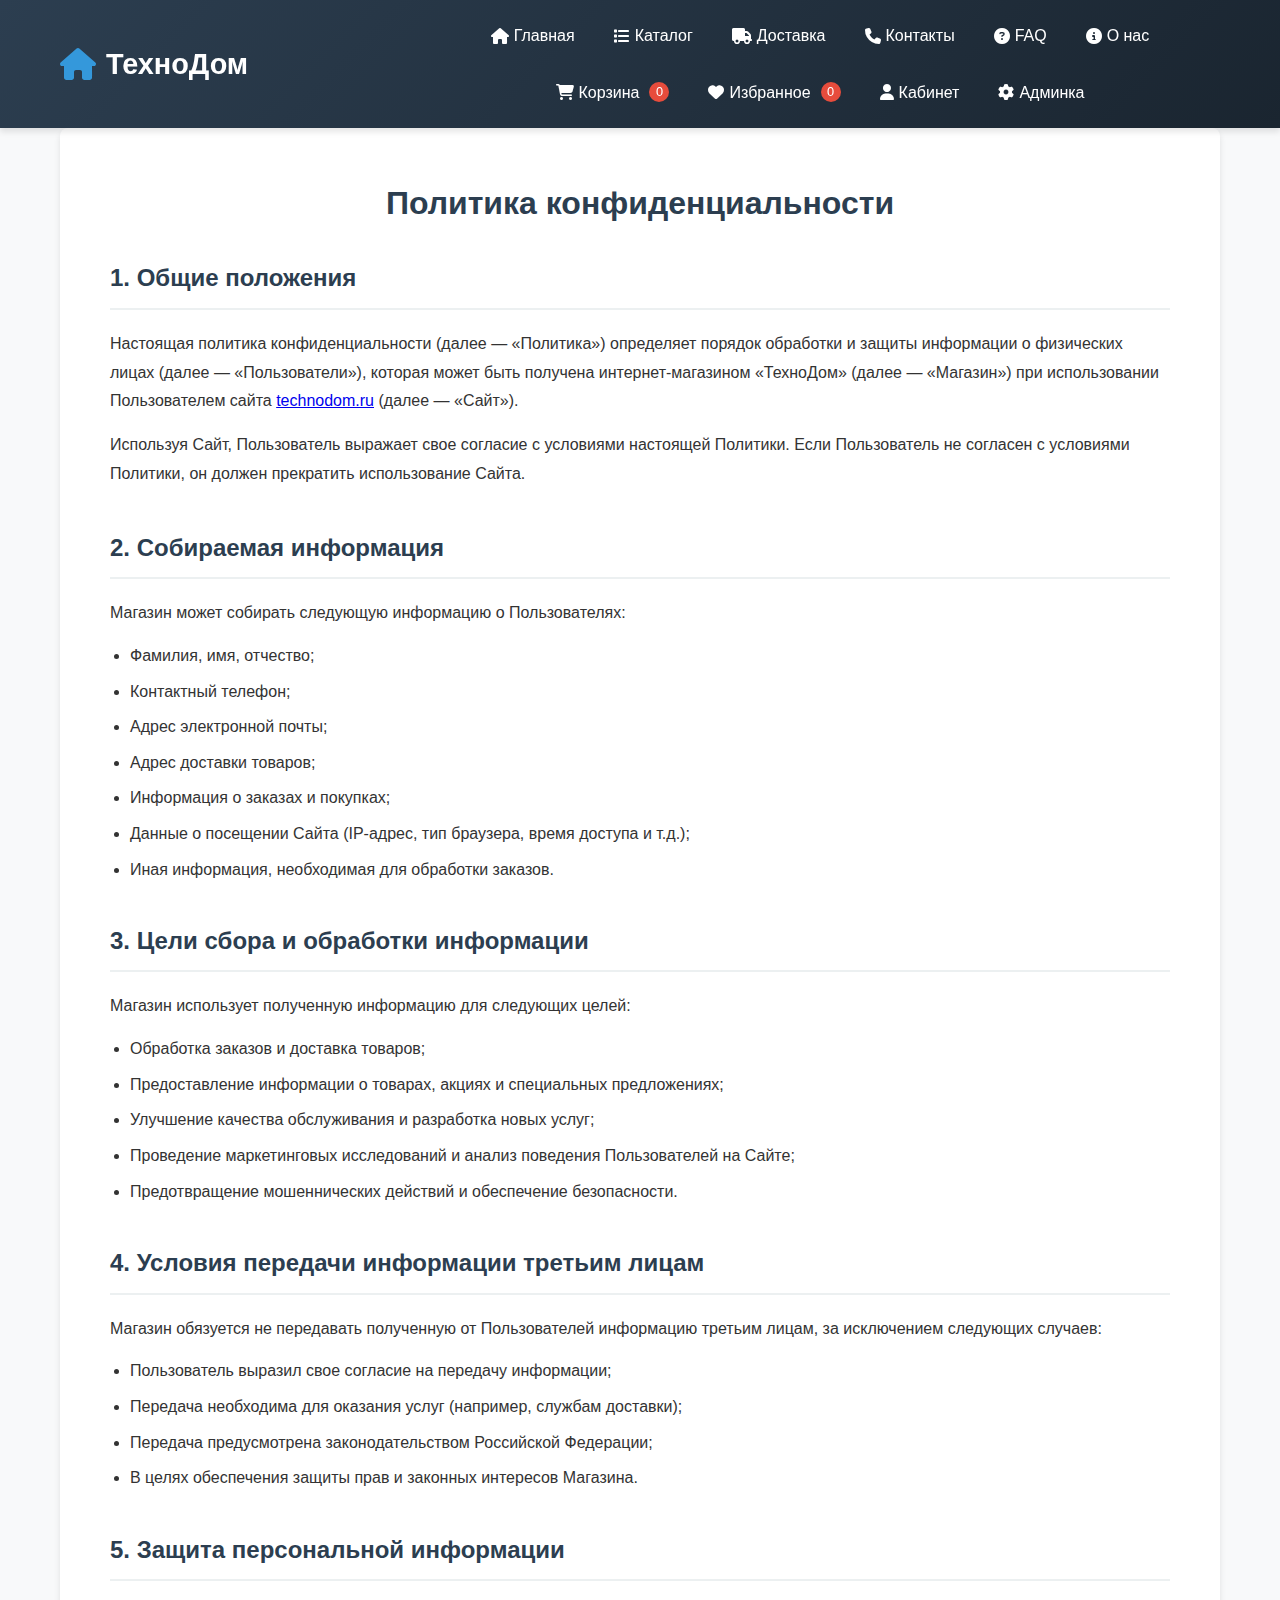
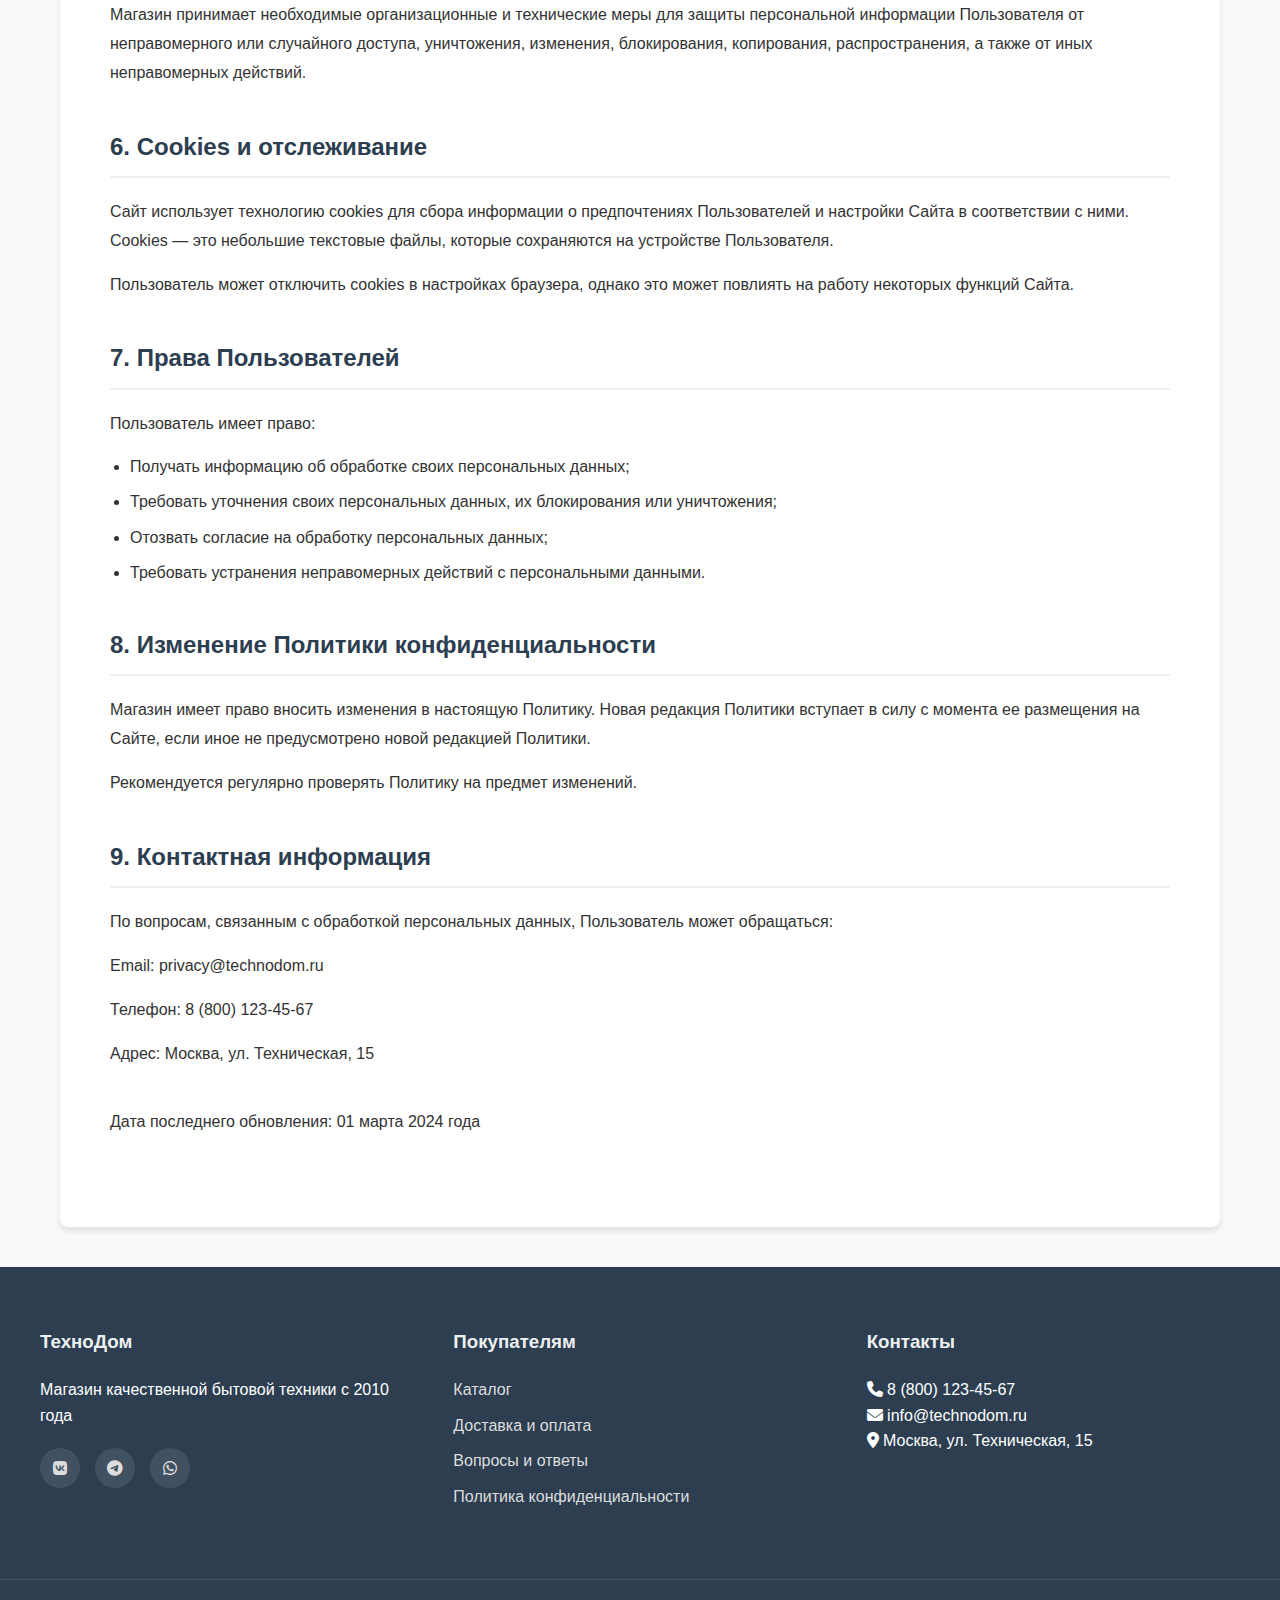
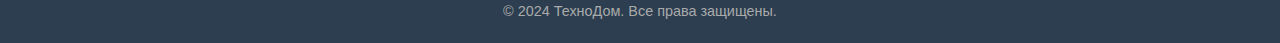
<file: pages/privacy.html>
<!DOCTYPE html>
<html lang="ru">
<head>
    <meta charset="UTF-8">
    <meta name="viewport" content="width=device-width, initial-scale=1.0">
    <title>Политика конфиденциальности - ТехноДом</title>
    <link rel="stylesheet" href="https://cdnjs.cloudflare.com/ajax/libs/font-awesome/6.4.0/css/all.min.css">
    <link rel="stylesheet" href="../css/style.css">
</head>
<body>
<header>
    <div class="container header-container">
        <div class="logo">
            <a href="../index.html">
                <i class="fas fa-home"></i>
                <span>ТехноДом</span>
            </a>
        </div>
        
        <nav>
            <ul>
                <li><a href="../index.html"><i class="fas fa-home"></i> Главная</a></li>
                <li><a href="../pages/catalog.html"><i class="fas fa-list"></i> Каталог</a></li>
                <li><a href="../pages/delivery.html"><i class="fas fa-truck"></i> Доставка</a></li>
                <li><a href="../pages/contacts.html"><i class="fas fa-phone"></i> Контакты</a></li>
                <li><a href="../pages/faq.html"><i class="fas fa-question-circle"></i> FAQ</a></li>
                <li><a href="../pages/about.html"><i class="fas fa-info-circle"></i> О нас</a></li>
                <li><a href="../pages/cart.html"><i class="fas fa-shopping-cart"></i> Корзина <span class="cart-count">0</span></a></li>
                <li><a href="../pages/favorites.html"><i class="fas fa-heart"></i> Избранное <span class="fav-count">0</span></a></li>
                <li><a href="../pages/account.html"><i class="fas fa-user"></i> Кабинет</a></li>
                <li><a href="../pages/admin.html"><i class="fas fa-cog"></i> Админка</a></li>
            </ul>
        </nav>
        
        <div class="mobile-menu-btn">
            <i class="fas fa-bars"></i>
        </div>
    </div>
</header>

    <main class="container">
        <div class="privacy-container">
            <h1>Политика конфиденциальности</h1>
            
            <div class="privacy-section">
                <h2>1. Общие положения</h2>
                <p>Настоящая политика конфиденциальности (далее — «Политика») определяет порядок обработки и защиты информации о физических лицах (далее — «Пользователи»), которая может быть получена интернет-магазином «ТехноДом» (далее — «Магазин») при использовании Пользователем сайта <a href="index.html">technodom.ru</a> (далее — «Сайт»).</p>
                <p>Используя Сайт, Пользователь выражает свое согласие с условиями настоящей Политики. Если Пользователь не согласен с условиями Политики, он должен прекратить использование Сайта.</p>
            </div>
            
            <div class="privacy-section">
                <h2>2. Собираемая информация</h2>
                <p>Магазин может собирать следующую информацию о Пользователях:</p>
                <ul>
                    <li>Фамилия, имя, отчество;</li>
                    <li>Контактный телефон;</li>
                    <li>Адрес электронной почты;</li>
                    <li>Адрес доставки товаров;</li>
                    <li>Информация о заказах и покупках;</li>
                    <li>Данные о посещении Сайта (IP-адрес, тип браузера, время доступа и т.д.);</li>
                    <li>Иная информация, необходимая для обработки заказов.</li>
                </ul>
            </div>
            
            <div class="privacy-section">
                <h2>3. Цели сбора и обработки информации</h2>
                <p>Магазин использует полученную информацию для следующих целей:</p>
                <ul>
                    <li>Обработка заказов и доставка товаров;</li>
                    <li>Предоставление информации о товарах, акциях и специальных предложениях;</li>
                    <li>Улучшение качества обслуживания и разработка новых услуг;</li>
                    <li>Проведение маркетинговых исследований и анализ поведения Пользователей на Сайте;</li>
                    <li>Предотвращение мошеннических действий и обеспечение безопасности.</li>
                </ul>
            </div>
            
            <div class="privacy-section">
                <h2>4. Условия передачи информации третьим лицам</h2>
                <p>Магазин обязуется не передавать полученную от Пользователей информацию третьим лицам, за исключением следующих случаев:</p>
                <ul>
                    <li>Пользователь выразил свое согласие на передачу информации;</li>
                    <li>Передача необходима для оказания услуг (например, службам доставки);</li>
                    <li>Передача предусмотрена законодательством Российской Федерации;</li>
                    <li>В целях обеспечения защиты прав и законных интересов Магазина.</li>
                </ul>
            </div>
            
            <div class="privacy-section">
                <h2>5. Защита персональной информации</h2>
                <p>Магазин принимает необходимые организационные и технические меры для защиты персональной информации Пользователя от неправомерного или случайного доступа, уничтожения, изменения, блокирования, копирования, распространения, а также от иных неправомерных действий.</p>
            </div>
            
            <div class="privacy-section">
                <h2>6. Cookies и отслеживание</h2>
                <p>Сайт использует технологию cookies для сбора информации о предпочтениях Пользователей и настройки Сайта в соответствии с ними. Cookies — это небольшие текстовые файлы, которые сохраняются на устройстве Пользователя.</p>
                <p>Пользователь может отключить cookies в настройках браузера, однако это может повлиять на работу некоторых функций Сайта.</p>
            </div>
            
            <div class="privacy-section">
                <h2>7. Права Пользователей</h2>
                <p>Пользователь имеет право:</p>
                <ul>
                    <li>Получать информацию об обработке своих персональных данных;</li>
                    <li>Требовать уточнения своих персональных данных, их блокирования или уничтожения;</li>
                    <li>Отозвать согласие на обработку персональных данных;</li>
                    <li>Требовать устранения неправомерных действий с персональными данными.</li>
                </ul>
            </div>
            
            <div class="privacy-section">
                <h2>8. Изменение Политики конфиденциальности</h2>
                <p>Магазин имеет право вносить изменения в настоящую Политику. Новая редакция Политики вступает в силу с момента ее размещения на Сайте, если иное не предусмотрено новой редакцией Политики.</p>
                <p>Рекомендуется регулярно проверять Политику на предмет изменений.</p>
            </div>
            
            <div class="privacy-section">
                <h2>9. Контактная информация</h2>
                <p>По вопросам, связанным с обработкой персональных данных, Пользователь может обращаться:</p>
                <p>Email: privacy@technodom.ru</p>
                <p>Телефон: 8 (800) 123-45-67</p>
                <p>Адрес: Москва, ул. Техническая, 15</p>
            </div>
            
            <div class="privacy-section">
                <p>Дата последнего обновления: 01 марта 2024 года</p>
            </div>
        </div>
    </main>

    <!-- Подвал -->
    <footer>
        <div class="container footer-container">
            <div class="footer-section">
                <h3>ТехноДом</h3>
                <p>Магазин качественной бытовой техники с 2010 года</p>
                <div class="social-links">
                    <a href="#"><i class="fab fa-vk"></i></a>
                    <a href="#"><i class="fab fa-telegram"></i></a>
                    <a href="#"><i class="fab fa-whatsapp"></i></a>
                </div>
            </div>
            
            <div class="footer-section">
                <h3>Покупателям</h3>
                <ul>
                    <li><a href="../САЙТ/pages/catalog.html">Каталог</a></li>
                    <li><a href="../САЙТ/pages/delivery.html">Доставка и оплата</a></li>
                    <li><a href="../САЙТ/pages/faq.html">Вопросы и ответы</a></li>
                    <li><a href="../САЙТ/pages/privacy.html">Политика конфиденциальности</a></li>
                </ul>
            </div>
            
            <div class="footer-section">
                <h3>Контакты</h3>
                <p><i class="fas fa-phone"></i> 8 (800) 123-45-67</p>
                <p><i class="fas fa-envelope"></i> info@technodom.ru</p>
                <p><i class="fas fa-map-marker-alt"></i> Москва, ул. Техническая, 15</p>
            </div>
        </div>
        
        <div class="footer-bottom">
            <p>&copy; 2024 ТехноДом. Все права защищены.</p>
        </div>
    </footer>

    <script src="../js/script.js"></script>
    <script>
        document.addEventListener('DOMContentLoaded', function() {
            updateCartCount();
            updateFavCount();
            
            const mobileMenuBtn = document.querySelector('.mobile-menu-btn');
            const nav = document.querySelector('nav ul');
            
            mobileMenuBtn.addEventListener('click', function() {
                nav.classList.toggle('show');
            });
        });
    </script>
</body>
</html>
</file>
<file: css/style.css>
/* Глобальные стили */
:root {
    --primary: #2c3e50;
    --secondary: #3498db;
    --accent: #e74c3c;
    --light: #ecf0f1;
    --dark: #2c3e50;
    --success: #2ecc71;
    --warning: #f39c12;
    --gray: #95a5a6;
    --light-gray: #f8f9fa;
    --shadow: 0 4px 6px rgba(0,0,0,0.1);
    --shadow-hover: 0 6px 12px rgba(0,0,0,0.15);
    --transition: all 0.3s ease;
    --border-radius: 8px;
}

* {
    margin: 0;
    padding: 0;
    box-sizing: border-box;
    font-family: 'Segoe UI', Tahoma, Geneva, Verdana, sans-serif;
}

body {
    background-color: var(--light-gray);
    color: #333;
    line-height: 1.6;
    min-height: 100vh;
    display: flex;
    flex-direction: column;
}

.container {
    width: 100%;
    max-width: 1200px;
    margin: 0 auto;
    padding: 0 20px;
}

/* Шапка */
header {
    background: linear-gradient(135deg, var(--primary), #1a2530);
    color: white;
    padding: 15px 0;
    box-shadow: var(--shadow);
    position: sticky;
    top: 0;
    z-index: 1000;
}

.header-container {
    display: flex;
    justify-content: space-between;
    align-items: center;
}

.logo a {
    display: flex;
    align-items: center;
    gap: 10px;
    font-size: 1.8rem;
    font-weight: 700;
    color: white;
    text-decoration: none;
}

.logo i {
    color: var(--secondary);
    font-size: 2rem;
}

nav ul {
    display: flex;
    list-style: none;
    gap: 15px;
    flex-wrap: wrap; /* Добавляем перенос на новую строку */
    max-width: 800px; /* Ограничиваем ширину */
    justify-content: center;
}

nav a {
    color: white;
    text-decoration: none;
    font-weight: 500;
    padding: 8px 12px;
    border-radius: var(--border-radius);
    transition: var(--transition);
    display: flex;
    align-items: center;
    gap: 5px;
    white-space: nowrap;
}

nav a:hover, nav a.active {
    background-color: rgba(255,255,255,0.1);
    color: var(--secondary);
}

.cart-count, .fav-count {
    background-color: var(--accent);
    color: white;
    border-radius: 50%;
    width: 20px;
    height: 20px;
    display: inline-flex;
    align-items: center;
    justify-content: center;
    font-size: 0.8rem;
    margin-left: 5px;
}

.mobile-menu-btn {
    display: none;
    font-size: 1.5rem;
    cursor: pointer;
    color: white;
}

/* Основное содержимое */
main {
    flex: 1;
    padding: 40px 0;
}

/* Герой-секция */
.hero {
    display: flex;
    align-items: center;
    justify-content: space-between;
    gap: 40px;
    margin-bottom: 60px;
    background: linear-gradient(135deg, #667eea 0%, #764ba2 100%);
    color: white;
    padding: 60px 40px;
    border-radius: var(--border-radius);
    box-shadow: var(--shadow);
}

.hero-content {
    flex: 1;
}

.hero h1 {
    font-size: 2.5rem;
    margin-bottom: 20px;
    line-height: 1.2;
}

.hero p {
    font-size: 1.2rem;
    margin-bottom: 30px;
    opacity: 0.9;
}

.hero-image {
    flex: 1;
    text-align: center;
}

.hero-image img {
    max-width: 100%;
    border-radius: var(--border-radius);
    box-shadow: var(--shadow-hover);
}

/* Кнопки */
.btn {
    padding: 12px 24px;
    border: none;
    border-radius: var(--border-radius);
    cursor: pointer;
    font-weight: 600;
    text-decoration: none;
    display: inline-flex;
    align-items: center;
    justify-content: center;
    gap: 8px;
    transition: var(--transition);
    font-size: 1rem;
}

.btn-primary {
    background-color: var(--secondary);
    color: white;
}

.btn-primary:hover {
    background-color: #2980b9;
    transform: translateY(-2px);
    box-shadow: var(--shadow-hover);
}

.btn-secondary {
    background-color: var(--light);
    color: var(--dark);
    border: 1px solid #ddd;
}

.btn-secondary:hover {
    background-color: #e0e0e0;
}

.btn-outline {
    background-color: transparent;
    border: 2px solid var(--secondary);
    color: var(--secondary);
}

.btn-outline:hover {
    background-color: var(--secondary);
    color: white;
}

.btn-lg {
    padding: 15px 30px;
    font-size: 1.1rem;
}

/* Фичи */
.features {
    display: grid;
    grid-template-columns: repeat(auto-fit, minmax(250px, 1fr));
    gap: 20px;
    margin-bottom: 60px;
}

.feature-card {
    background: white;
    padding: 30px;
    border-radius: var(--border-radius);
    text-align: center;
    box-shadow: var(--shadow);
    transition: var(--transition);
}

.feature-card:hover {
    transform: translateY(-5px);
    box-shadow: var(--shadow-hover);
}

.feature-card i {
    font-size: 2.5rem;
    color: var(--secondary);
    margin-bottom: 20px;
}

.feature-card h3 {
    margin-bottom: 10px;
    color: var(--dark);
}

/* Сетка товаров */
.products-grid {
    display: grid;
    grid-template-columns: repeat(auto-fill, minmax(280px, 1fr));
    gap: 30px;
    margin-bottom: 40px;
}

.product-card {
    background: white;
    border-radius: var(--border-radius);
    overflow: hidden;
    box-shadow: var(--shadow);
    transition: var(--transition);
    position: relative;
}

.product-card:hover {
    transform: translateY(-5px);
    box-shadow: var(--shadow-hover);
}

.product-image {
    position: relative;
    height: 200px;
    overflow: hidden;
}

.product-image img {
    width: 100%;
    height: 100%;
    object-fit: cover;
    transition: var(--transition);
}

.product-card:hover .product-image img {
    transform: scale(1.05);
}

.fav-btn {
    position: absolute;
    top: 10px;
    right: 10px;
    background: white;
    border: none;
    width: 36px;
    height: 36px;
    border-radius: 50%;
    display: flex;
    align-items: center;
    justify-content: center;
    cursor: pointer;
    box-shadow: var(--shadow);
    transition: var(--transition);
    color: var(--gray);
}

.fav-btn:hover, .fav-btn.active {
    color: var(--accent);
}

.discount-badge {
    position: absolute;
    top: 10px;
    left: 10px;
    background-color: var(--accent);
    color: white;
    padding: 5px 10px;
    border-radius: var(--border-radius);
    font-weight: bold;
    font-size: 0.9rem;
}

.product-info {
    padding: 20px;
}

.product-info h3 {
    margin-bottom: 10px;
    font-size: 1.1rem;
}

.product-info h3 a {
    color: var(--dark);
    text-decoration: none;
}

.product-info h3 a:hover {
    color: var(--secondary);
}

.product-rating {
    display: flex;
    align-items: center;
    gap: 5px;
    margin-bottom: 10px;
    color: var(--warning);
}

.product-description {
    color: var(--gray);
    font-size: 0.9rem;
    margin-bottom: 15px;
    display: -webkit-box;
    -webkit-line-clamp: 2;
    -webkit-box-orient: vertical;
    overflow: hidden;
}

.product-price {
    font-size: 1.3rem;
    font-weight: bold;
    color: var(--dark);
    margin-bottom: 15px;
}

.old-price {
    text-decoration: line-through;
    color: var(--gray);
    font-size: 1rem;
    margin-right: 10px;
}

.current-price {
    color: var(--accent);
}

/* Подвал */
footer {
    background-color: var(--dark);
    color: white;
    margin-top: auto;
}

.footer-container {
    display: grid;
    grid-template-columns: repeat(auto-fit, minmax(250px, 1fr));
    gap: 40px;
    padding: 60px 0;
}

.footer-section h3 {
    margin-bottom: 20px;
    color: var(--light);
}

.footer-section ul {
    list-style: none;
}

.footer-section ul li {
    margin-bottom: 10px;
}

.footer-section a {
    color: #ddd;
    text-decoration: none;
    transition: var(--transition);
}

.footer-section a:hover {
    color: var(--secondary);
}

.social-links {
    display: flex;
    gap: 15px;
    margin-top: 20px;
}

.social-links a {
    display: inline-flex;
    align-items: center;
    justify-content: center;
    width: 40px;
    height: 40px;
    background-color: rgba(255,255,255,0.1);
    border-radius: 50%;
    transition: var(--transition);
}

.social-links a:hover {
    background-color: var(--secondary);
    transform: translateY(-3px);
}

.footer-bottom {
    text-align: center;
    padding: 20px 0;
    border-top: 1px solid rgba(255,255,255,0.1);
    font-size: 0.9rem;
    color: #aaa;
}

.footer-bottom a {
    color: #ddd;
    text-decoration: none;
}

.footer-bottom a:hover {
    color: var(--secondary);
}

/* Заголовки секций */
.section-title, .page-title {
    margin-bottom: 30px;
    color: var(--dark);
    font-size: 2rem;
    position: relative;
    padding-bottom: 10px;
}

.section-title:after, .page-title:after {
    content: '';
    position: absolute;
    bottom: 0;
    left: 0;
    width: 60px;
    height: 3px;
    background-color: var(--secondary);
}

/* Категории */
.categories-grid {
    display: grid;
    grid-template-columns: repeat(auto-fit, minmax(250px, 1fr));
    gap: 20px;
    margin-bottom: 60px;
}

.category-card {
    background: white;
    padding: 30px;
    border-radius: var(--border-radius);
    text-align: center;
    box-shadow: var(--shadow);
    transition: var(--transition);
    text-decoration: none;
    color: inherit;
}

.category-card:hover {
    transform: translateY(-5px);
    box-shadow: var(--shadow-hover);
    color: var(--secondary);
}

.category-card i {
    font-size: 2.5rem;
    color: var(--secondary);
    margin-bottom: 20px;
}

.category-card h3 {
    margin-bottom: 10px;
}

/* Контролы каталога */
.catalog-controls {
    display: flex;
    justify-content: space-between;
    align-items: center;
    margin-bottom: 30px;
    flex-wrap: wrap;
    gap: 20px;
}

.search-box {
    display: flex;
    flex: 1;
    max-width: 400px;
}

.search-box input {
    flex: 1;
    padding: 12px 15px;
    border: 1px solid #ddd;
    border-radius: var(--border-radius) 0 0 var(--border-radius);
    font-size: 1rem;
}

.search-box button {
    padding: 12px 20px;
    background-color: var(--secondary);
    color: white;
    border: none;
    border-radius: 0 var(--border-radius) var(--border-radius) 0;
    cursor: pointer;
}

.filter-controls {
    display: flex;
    gap: 10px;
}

.filter-controls select {
    padding: 12px 15px;
    border: 1px solid #ddd;
    border-radius: var(--border-radius);
    font-size: 1rem;
    background-color: white;
    cursor: pointer;
}

/* Пагинация */
.pagination-container {
    display: flex;
    justify-content: center;
    align-items: center;
    gap: 5px;
    margin-top: 40px;
}

.pagination-container button {
    padding: 8px 15px;
    border: 1px solid #ddd;
    background-color: white;
    border-radius: var(--border-radius);
    cursor: pointer;
    transition: var(--transition);
}

.pagination-container button:hover {
    background-color: var(--light);
}

.pagination-container button.active {
    background-color: var(--secondary);
    color: white;
    border-color: var(--secondary);
}

/* Детальная страница товара */
.product-detail-container {
    display: grid;
    grid-template-columns: 1fr 1fr;
    gap: 40px;
    margin-bottom: 40px;
}

.product-gallery {
    position: relative;
}

.main-image {
    background: white;
    border-radius: var(--border-radius);
    overflow: hidden;
    box-shadow: var(--shadow);
}

.main-image img {
    width: 100%;
    height: auto;
    display: block;
}

.product-info-detail h1 {
    font-size: 2rem;
    margin-bottom: 20px;
    color: var(--dark);
}

.product-meta {
    display: flex;
    flex-direction: column;
    gap: 10px;
    margin-bottom: 20px;
}

.product-rating-large {
    display: flex;
    align-items: center;
    gap: 10px;
    font-size: 1.1rem;
    color: var(--warning);
}

.product-code {
    color: var(--gray);
    font-size: 0.9rem;
}

.product-availability {
    display: inline-flex;
    align-items: center;
    gap: 5px;
    padding: 5px 10px;
    border-radius: var(--border-radius);
    font-weight: 500;
}

.in-stock {
    background-color: rgba(46, 204, 113, 0.1);
    color: var(--success);
}

.out-of-stock {
    background-color: rgba(231, 76, 60, 0.1);
    color: var(--accent);
}

.product-price-detail {
    display: flex;
    align-items: center;
    gap: 20px;
    margin-bottom: 30px;
    flex-wrap: wrap;
}

.price-current {
    font-size: 2.5rem;
    font-weight: bold;
    color: var(--accent);
}

.price-old {
    font-size: 1.5rem;
    text-decoration: line-through;
    color: var(--gray);
}

.price-discount {
    background-color: var(--accent);
    color: white;
    padding: 5px 15px;
    border-radius: var(--border-radius);
    font-weight: bold;
}

.product-actions {
    display: flex;
    gap: 15px;
    margin-bottom: 30px;
    flex-wrap: wrap;
}

.product-features {
    display: flex;
    flex-direction: column;
    gap: 15px;
    background: var(--light);
    padding: 20px;
    border-radius: var(--border-radius);
}

.feature {
    display: flex;
    align-items: center;
    gap: 10px;
}

.feature i {
    color: var(--secondary);
}

/* Вкладки */
.product-tabs {
    margin-top: 40px;
}

.tabs-header {
    display: flex;
    border-bottom: 1px solid #ddd;
    margin-bottom: 30px;
    flex-wrap: wrap;
}

.tab-btn {
    padding: 15px 30px;
    background: none;
    border: none;
    border-bottom: 3px solid transparent;
    font-size: 1rem;
    cursor: pointer;
    transition: var(--transition);
    color: var(--gray);
    font-weight: 500;
}

.tab-btn:hover, .tab-btn.active {
    color: var(--secondary);
    border-bottom-color: var(--secondary);
}

.tab-content {
    display: none;
    animation: fadeIn 0.3s ease;
}

.tab-content.active {
    display: block;
}

@keyframes fadeIn {
    from { opacity: 0; transform: translateY(10px); }
    to { opacity: 1; transform: translateY(0); }
}

/* Таблица характеристик */
.specs-table {
    width: 100%;
    border-collapse: collapse;
    background: white;
    border-radius: var(--border-radius);
    overflow: hidden;
    box-shadow: var(--shadow);
}

.specs-table tr {
    border-bottom: 1px solid #eee;
}

.specs-table tr:last-child {
    border-bottom: none;
}

.specs-table td {
    padding: 15px 20px;
}

.specs-table tr:nth-child(even) {
    background-color: var(--light-gray);
}

.specs-table tr:hover {
    background-color: #f5f5f5;
}

/* Отзывы */
.reviews-container {
    background: white;
    padding: 30px;
    border-radius: var(--border-radius);
    box-shadow: var(--shadow);
}

.reviews-header {
    display: flex;
    justify-content: space-between;
    align-items: center;
    margin-bottom: 30px;
}

.reviews-stats {
    display: grid;
    grid-template-columns: 1fr 1fr;
    gap: 40px;
    margin-bottom: 40px;
    padding: 30px;
    background: var(--light-gray);
    border-radius: var(--border-radius);
}

.average-rating {
    text-align: center;
}

.rating-big {
    font-size: 3rem;
    font-weight: bold;
    color: var(--dark);
    margin: 10px 0;
}

.stars-big {
    font-size: 1.5rem;
    color: var(--warning);
    margin-bottom: 10px;
}

.rating-distribution {
    display: flex;
    flex-direction: column;
    gap: 10px;
}

.rating-bar {
    display: flex;
    align-items: center;
    gap: 10px;
}

.bar-container {
    flex: 1;
    height: 10px;
    background-color: #eee;
    border-radius: 5px;
    overflow: hidden;
}

.bar {
    height: 100%;
    background-color: var(--warning);
}

.review-item {
    border-bottom: 1px solid #eee;
    padding: 20px 0;
}

.review-item:last-child {
    border-bottom: none;
}

.review-header {
    display: flex;
    justify-content: space-between;
    margin-bottom: 10px;
}

.review-author {
    font-weight: bold;
    color: var(--dark);
}

.review-date {
    color: var(--gray);
    font-size: 0.9rem;
}

.review-rating {
    color: var(--warning);
    margin-bottom: 10px;
}

.review-title {
    font-weight: bold;
    margin-bottom: 10px;
    font-size: 1.1rem;
}

.review-pros, .review-cons {
    margin-top: 10px;
    padding: 10px;
    border-radius: var(--border-radius);
    font-size: 0.9rem;
}

.review-pros {
    background-color: rgba(46, 204, 113, 0.1);
    border-left: 3px solid var(--success);
}

.review-cons {
    background-color: rgba(231, 76, 60, 0.1);
    border-left: 3px solid var(--accent);
}

.no-reviews {
    text-align: center;
    padding: 40px;
    color: var(--gray);
}

/* Модальное окно */
.modal {
    display: none;
    position: fixed;
    top: 0;
    left: 0;
    width: 100%;
    height: 100%;
    background-color: rgba(0,0,0,0.5);
    z-index: 2000;
    align-items: center;
    justify-content: center;
    padding: 20px;
}

.modal-content {
    background: white;
    border-radius: var(--border-radius);
    max-width: 600px;
    width: 100%;
    max-height: 90vh;
    overflow-y: auto;
    animation: modalFadeIn 0.3s ease;
}

@keyframes modalFadeIn {
    from { opacity: 0; transform: translateY(-20px); }
    to { opacity: 1; transform: translateY(0); }
}

.modal-header {
    display: flex;
    justify-content: space-between;
    align-items: center;
    padding: 20px 30px;
    border-bottom: 1px solid #eee;
}

.close-btn {
    background: none;
    border: none;
    font-size: 1.5rem;
    cursor: pointer;
    color: var(--gray);
    transition: var(--transition);
}

.close-btn:hover {
    color: var(--accent);
}

.modal-body {
    padding: 30px;
}

/* Формы */
.form-group {
    margin-bottom: 20px;
}

.form-group label {
    display: block;
    margin-bottom: 8px;
    font-weight: 500;
    color: var(--dark);
}

.form-group input,
.form-group textarea,
.form-group select {
    width: 100%;
    padding: 12px 15px;
    border: 1px solid #ddd;
    border-radius: var(--border-radius);
    font-size: 1rem;
    transition: var(--transition);
}

.form-group input:focus,
.form-group textarea:focus,
.form-group select:focus {
    outline: none;
    border-color: var(--secondary);
    box-shadow: 0 0 0 3px rgba(52, 152, 219, 0.1);
}

.rating-input {
    display: flex;
    gap: 5px;
    margin-bottom: 10px;
}

.rating-input .star {
    cursor: pointer;
    font-size: 1.5rem;
    color: #ddd;
    transition: var(--transition);
}

.rating-input .star:hover,
.rating-input .star.active {
    color: var(--warning);
}

/* Корзина */
.cart-header {
    display: flex;
    justify-content: space-between;
    align-items: center;
    margin-bottom: 40px;
    flex-wrap: wrap;
    gap: 20px;
}

.continue-shopping {
    display: inline-flex;
    align-items: center;
    gap: 8px;
    color: var(--secondary);
    text-decoration: none;
    font-weight: 500;
}

.cart-container {
    display: grid;
    grid-template-columns: 2fr 1fr;
    gap: 40px;
    margin-bottom: 60px;
}

@media (max-width: 992px) {
    .cart-container {
        grid-template-columns: 1fr;
    }
}

.cart-items {
    display: flex;
    flex-direction: column;
    gap: 20px;
}

.empty-cart {
    text-align: center;
    padding: 60px 20px;
    color: var(--gray);
}

.empty-cart i {
    font-size: 4rem;
    margin-bottom: 20px;
    color: #ddd;
}

.empty-cart h3 {
    margin-bottom: 10px;
    color: var(--dark);
}

.cart-item {
    display: grid;
    grid-template-columns: auto 1fr auto;
    gap: 20px;
    background: white;
    padding: 20px;
    border-radius: var(--border-radius);
    box-shadow: var(--shadow);
    align-items: center;
}

.cart-item-image {
    width: 120px;
    height: 120px;
    border-radius: var(--border-radius);
    overflow: hidden;
}

.cart-item-image img {
    width: 100%;
    height: 100%;
    object-fit: cover;
}

.cart-item-info h3 {
    margin-bottom: 10px;
}

.cart-item-info h3 a {
    color: var(--dark);
    text-decoration: none;
}

.cart-item-info h3 a:hover {
    color: var(--secondary);
}

.cart-item-meta {
    display: flex;
    gap: 20px;
    margin-bottom: 15px;
    color: var(--gray);
    font-size: 0.9rem;
}

.cart-item-actions {
    display: flex;
    align-items: center;
    gap: 10px;
    flex-wrap: wrap;
}

.btn-quantity {
    width: 36px;
    height: 36px;
    border: 1px solid #ddd;
    background: white;
    border-radius: var(--border-radius);
    cursor: pointer;
    display: flex;
    align-items: center;
    justify-content: center;
    transition: var(--transition);
}

.btn-quantity:hover {
    background-color: var(--light);
}

.quantity {
    min-width: 40px;
    text-align: center;
    font-weight: 500;
}

.btn-remove, .btn-fav {
    padding: 8px 15px;
    border: 1px solid #ddd;
    background: white;
    border-radius: var(--border-radius);
    cursor: pointer;
    display: inline-flex;
    align-items: center;
    gap: 5px;
    transition: var(--transition);
    color: var(--gray);
}

.btn-remove:hover {
    background-color: rgba(231, 76, 60, 0.1);
    color: var(--accent);
    border-color: var(--accent);
}

.btn-fav:hover {
    background-color: rgba(231, 76, 60, 0.1);
    color: var(--accent);
    border-color: var(--accent);
}

.cart-item-price {
    text-align: right;
}

.price-total {
    font-size: 1.3rem;
    font-weight: bold;
    color: var(--dark);
    margin-bottom: 5px;
}

.price-unit {
    color: var(--gray);
    font-size: 0.9rem;
}

.cart-summary {
    background: white;
    padding: 30px;
    border-radius: var(--border-radius);
    box-shadow: var(--shadow);
    position: sticky;
    top: 100px;
    align-self: start;
}

.cart-summary h3 {
    margin-bottom: 20px;
    padding-bottom: 15px;
    border-bottom: 1px solid #eee;
}

.summary-row {
    display: flex;
    justify-content: space-between;
    margin-bottom: 15px;
    padding: 5px 0;
}

.discount-row {
    color: var(--success);
    font-weight: 500;
}

.total-row {
    font-size: 1.3rem;
    font-weight: bold;
    border-top: 1px solid #eee;
    padding-top: 15px;
    margin-top: 15px;
}

.promo-code {
    display: flex;
    gap: 10px;
    margin: 20px 0;
}

.promo-code input {
    flex: 1;
    padding: 12px 15px;
    border: 1px solid #ddd;
    border-radius: var(--border-radius);
}

.payment-methods {
    margin-top: 20px;
    padding-top: 20px;
    border-top: 1px solid #eee;
    color: var(--gray);
    font-size: 0.9rem;
}

.payment-methods p {
    margin-bottom: 10px;
    display: flex;
    align-items: center;
    gap: 10px;
}

.payment-methods i {
    color: var(--success);
}

/* Доставка */
.delivery-info {
    display: grid;
    grid-template-columns: repeat(auto-fit, minmax(300px, 1fr));
    gap: 30px;
    margin-bottom: 40px;
}

.info-card {
    background: white;
    padding: 30px;
    border-radius: var(--border-radius);
    box-shadow: var(--shadow);
    text-align: center;
    transition: var(--transition);
}

.info-card:hover {
    transform: translateY(-5px);
    box-shadow: var(--shadow-hover);
}

.info-card i {
    font-size: 2.5rem;
    color: var(--secondary);
    margin-bottom: 20px;
}

.info-card h4 {
    margin-bottom: 15px;
    color: var(--dark);
}

/* Личный кабинет */
.account-container {
    display: grid;
    grid-template-columns: 300px 1fr;
    gap: 40px;
}

.account-sidebar {
    background: white;
    border-radius: var(--border-radius);
    box-shadow: var(--shadow);
    overflow: hidden;
}

.account-menu {
    list-style: none;
}

.account-menu li {
    border-bottom: 1px solid #eee;
}

.account-menu li:last-child {
    border-bottom: none;
}

.account-menu a {
    display: block;
    padding: 20px;
    color: var(--dark);
    text-decoration: none;
    transition: var(--transition);
    display: flex;
    align-items: center;
    gap: 10px;
}

.account-menu a:hover, .account-menu a.active {
    background-color: var(--light);
    color: var(--secondary);
}

.account-content {
    background: white;
    padding: 40px;
    border-radius: var(--border-radius);
    box-shadow: var(--shadow);
}

.account-header {
    display: flex;
    justify-content: space-between;
    align-items: center;
    margin-bottom: 30px;
    padding-bottom: 20px;
    border-bottom: 1px solid #eee;
}

.user-avatar {
    width: 80px;
    height: 80px;
    border-radius: 50%;
    background-color: var(--light);
    display: flex;
    align-items: center;
    justify-content: center;
    font-size: 2rem;
    color: var(--secondary);
}

.user-info {
    flex: 1;
    margin-left: 20px;
}

.user-name {
    font-size: 1.5rem;
    font-weight: bold;
    color: var(--dark);
    margin-bottom: 5px;
}

.user-email {
    color: var(--gray);
}

.orders-table {
    width: 100%;
    border-collapse: collapse;
    margin-top: 20px;
}

.orders-table th,
.orders-table td {
    padding: 15px;
    text-align: left;
    border-bottom: 1px solid #eee;
}

.orders-table th {
    background-color: var(--light-gray);
    font-weight: 600;
    color: var(--dark);
}

.orders-table tr:hover {
    background-color: var(--light-gray);
}

.status {
    padding: 5px 15px;
    border-radius: 20px;
    font-size: 0.9rem;
    font-weight: 500;
}

.status.delivered {
    background-color: rgba(46, 204, 113, 0.1);
    color: var(--success);
}

.status.processing {
    background-color: rgba(52, 152, 219, 0.1);
    color: var(--secondary);
}

.status.cancelled {
    background-color: rgba(231, 76, 60, 0.1);
    color: var(--accent);
}

/* Админка */
.admin-container {
    background: white;
    border-radius: var(--border-radius);
    box-shadow: var(--shadow);
    overflow: hidden;
}

.admin-header {
    background: linear-gradient(135deg, var(--primary), #1a2530);
    color: white;
    padding: 30px;
    display: flex;
    justify-content: space-between;
    align-items: center;
}

.admin-stats {
    display: grid;
    grid-template-columns: repeat(auto-fit, minmax(200px, 1fr));
    gap: 20px;
    padding: 30px;
    background: var(--light-gray);
}

.stat-card {
    background: white;
    padding: 20px;
    border-radius: var(--border-radius);
    text-align: center;
    box-shadow: var(--shadow);
}

.stat-card i {
    font-size: 2rem;
    color: var(--secondary);
    margin-bottom: 15px;
}

.stat-number {
    font-size: 2rem;
    font-weight: bold;
    color: var(--dark);
    margin-bottom: 5px;
}

.admin-content {
    padding: 30px;
}

.admin-tabs {
    display: flex;
    border-bottom: 1px solid #ddd;
    margin-bottom: 30px;
}

.admin-tab {
    padding: 15px 30px;
    background: none;
    border: none;
    border-bottom: 3px solid transparent;
    cursor: pointer;
    transition: var(--transition);
    color: var(--gray);
    font-weight: 500;
}

.admin-tab:hover, .admin-tab.active {
    color: var(--secondary);
    border-bottom-color: var(--secondary);
}

.admin-table {
    width: 100%;
    border-collapse: collapse;
}

.admin-table th,
.admin-table td {
    padding: 15px;
    text-align: left;
    border-bottom: 1px solid #eee;
}

.admin-table th {
    background-color: var(--light-gray);
    font-weight: 600;
    color: var(--dark);
}

.action-buttons {
    display: flex;
    gap: 5px;
}

.btn-edit, .btn-delete {
    padding: 8px 12px;
    border: none;
    border-radius: var(--border-radius);
    cursor: pointer;
    transition: var(--transition);
    font-size: 0.9rem;
    display: inline-flex;
    align-items: center;
    gap: 5px;
}

.btn-edit {
    background-color: rgba(52, 152, 219, 0.1);
    color: var(--secondary);
}

.btn-edit:hover {
    background-color: var(--secondary);
    color: white;
}

.btn-delete {
    background-color: rgba(231, 76, 60, 0.1);
    color: var(--accent);
}

.btn-delete:hover {
    background-color: var(--accent);
    color: white;
}

.admin-form {
    background: var(--light-gray);
    padding: 30px;
    border-radius: var(--border-radius);
    margin-top: 30px;
}

.form-row {
    display: grid;
    grid-template-columns: repeat(auto-fit, minmax(250px, 1fr));
    gap: 20px;
    margin-bottom: 20px;
}

/* FAQ */
.faq-container {
    max-width: 800px;
    margin: 0 auto;
}

.faq-item {
    background: white;
    margin-bottom: 15px;
    border-radius: var(--border-radius);
    box-shadow: var(--shadow);
    overflow: hidden;
}

.faq-question {
    padding: 20px 30px;
    font-size: 1.1rem;
    font-weight: 600;
    color: var(--dark);
    cursor: pointer;
    display: flex;
    justify-content: space-between;
    align-items: center;
    transition: var(--transition);
}

.faq-question:hover {
    background-color: var(--light-gray);
}

.faq-question i {
    transition: var(--transition);
}

.faq-item.active .faq-question i {
    transform: rotate(180deg);
}

.faq-answer {
    padding: 0 30px;
    max-height: 0;
    overflow: hidden;
    transition: max-height 0.3s ease;
}

.faq-item.active .faq-answer {
    padding: 0 30px 20px;
    max-height: 1000px;
}

/* Политика конфиденциальности */
.privacy-container {
    background: white;
    padding: 50px;
    border-radius: var(--border-radius);
    box-shadow: var(--shadow);
    margin-bottom: 40px;
}

.privacy-container h1 {
    margin-bottom: 30px;
    color: var(--dark);
    text-align: center;
}

.privacy-section {
    margin-bottom: 40px;
}

.privacy-section h2 {
    color: var(--primary);
    margin-bottom: 20px;
    padding-bottom: 10px;
    border-bottom: 2px solid var(--light);
}

.privacy-section h3 {
    color: var(--dark);
    margin: 25px 0 15px;
}

.privacy-section p {
    margin-bottom: 15px;
    line-height: 1.8;
}

.privacy-section ul {
    margin: 15px 0;
    padding-left: 20px;
}

.privacy-section li {
    margin-bottom: 10px;
    line-height: 1.6;
}

/* Адаптивность */
@media (max-width: 992px) {
    .product-detail-container {
        grid-template-columns: 1fr;
    }
    
    .account-container {
        grid-template-columns: 1fr;
    }
    
    .reviews-stats {
        grid-template-columns: 1fr;
    }
}

@media (max-width: 768px) {
    nav ul {
        display: none;
        position: absolute;
        top: 100%;
        left: 0;
        right: 0;
        background-color: var(--primary);
        flex-direction: column;
        padding: 20px;
        box-shadow: var(--shadow);
        z-index: 1000;
    }
    
    nav ul.show {
        display: flex;
    }
    
    .mobile-menu-btn {
        display: block;
    }
    
    .catalog-controls {
        flex-direction: column;
        align-items: stretch;
    }
    
    .search-box {
        max-width: 100%;
    }
    
    .cart-item {
        grid-template-columns: 1fr;
        text-align: center;
    }
    
    .cart-item-image {
        margin: 0 auto;
    }
    
    .cart-item-actions {
        justify-content: center;
    }
    
    .cart-item-price {
        text-align: center;
    }
    
    .hero {
        flex-direction: column;
        text-align: center;
        padding: 40px 20px;
    }
    
    .admin-stats {
        grid-template-columns: 1fr;
    }
    
    .privacy-container {
        padding: 20px;
    }
}

@media (max-width: 576px) {
    .products-grid {
        grid-template-columns: 1fr;
    }
    
    .features {
        grid-template-columns: 1fr;
    }
    
    .categories-grid {
        grid-template-columns: 1fr;
    }
    
    .delivery-info {
        grid-template-columns: 1fr;
    }
    
    .filter-controls {
        flex-direction: column;
    }
    
    .product-actions {
        flex-direction: column;
    }
    
    .product-price-detail {
        flex-direction: column;
        align-items: flex-start;
        gap: 10px;
    }
    
    .admin-table {
        display: block;
        overflow-x: auto;
    }
}

/* Стили для описания товара */
#product-description {
    background: white;
    padding: 30px;
    border-radius: var(--border-radius);
    box-shadow: var(--shadow);
    margin-bottom: 30px;
}

#product-description h3 {
    color: var(--dark);
    margin-bottom: 20px;
    padding-bottom: 15px;
    border-bottom: 2px solid var(--light);
    font-size: 1.5rem;
}

#product-description h4 {
    color: var(--dark);
    margin: 25px 0 15px;
    font-size: 1.2rem;
}

#product-description p {
    margin-bottom: 15px;
    line-height: 1.8;
    color: #444;
    font-size: 1.05rem;
}

#product-description ul {
    margin: 20px 0;
    padding-left: 25px;
}

#product-description li {
    margin-bottom: 12px;
    line-height: 1.6;
    color: #555;
    position: relative;
    padding-left: 10px;
}

#product-description li:before {
    content: '•';
    color: var(--secondary);
    font-weight: bold;
    position: absolute;
    left: -15px;
}

#product-description .features-grid {
    display: grid;
    grid-template-columns: repeat(auto-fit, minmax(300px, 1fr));
    gap: 20px;
    margin: 25px 0;
}

#product-description .feature-item {
    background: var(--light-gray);
    padding: 20px;
    border-radius: var(--border-radius);
    border-left: 4px solid var(--secondary);
}

#product-description .feature-title {
    font-weight: 600;
    color: var(--dark);
    margin-bottom: 8px;
    display: flex;
    align-items: center;
    gap: 10px;
}

#product-description .feature-title i {
    color: var(--secondary);
}

#product-description .feature-desc {
    color: #666;
    font-size: 0.95rem;
}

#product-description .tech-specs {
    background: var(--light-gray);
    padding: 25px;
    border-radius: var(--border-radius);
    margin: 25px 0;
}

#product-description .tech-specs h5 {
    color: var(--dark);
    margin-bottom: 15px;
    font-size: 1.1rem;
}

#product-description .benefits {
    display: grid;
    grid-template-columns: repeat(auto-fit, minmax(250px, 1fr));
    gap: 15px;
    margin: 25px 0;
}

#product-description .benefit {
    display: flex;
    align-items: center;
    gap: 15px;
    padding: 15px;
    background: rgba(52, 152, 219, 0.1);
    border-radius: var(--border-radius);
}

#product-description .benefit i {
    color: var(--success);
    font-size: 1.2rem;
}

#product-description .warranty-info {
    background: rgba(46, 204, 113, 0.1);
    padding: 20px;
    border-radius: var(--border-radius);
    margin: 25px 0;
    border-left: 4px solid var(--success);
}

#product-description .warranty-info h5 {
    color: var(--success);
    margin-bottom: 10px;
    display: flex;
    align-items: center;
    gap: 10px;
}

#product-description .includes {
    background: rgba(241, 196, 15, 0.1);
    padding: 20px;
    border-radius: var(--border-radius);
    margin: 25px 0;
}

#product-description .includes h5 {
    color: var(--warning);
    margin-bottom: 10px;
}

#product-description blockquote {
    border-left: 4px solid var(--secondary);
    padding-left: 20px;
    margin: 25px 0;
    font-style: italic;
    color: #555;
}

#product-description .note {
    background: #fff8e1;
    padding: 15px;
    border-radius: var(--border-radius);
    border-left: 4px solid var(--warning);
    margin: 20px 0;
    font-size: 0.95rem;
}

#product-description table {
    width: 100%;
    border-collapse: collapse;
    margin: 20px 0;
    background: white;
    border-radius: var(--border-radius);
    overflow: hidden;
    box-shadow: 0 2px 5px rgba(0,0,0,0.05);
}

#product-description table td {
    padding: 12px 15px;
    border-bottom: 1px solid #eee;
}

#product-description table tr:last-child td {
    border-bottom: none;
}

#product-description table tr:nth-child(even) {
    background: var(--light-gray);
}
/* Стили для страницы контактов */
.contacts-grid {
    display: grid;
    grid-template-columns: 1fr 1fr;
    gap: 40px;
    margin-bottom: 60px;
}

.contact-info {
    display: grid;
    grid-template-columns: 1fr 1fr;
    gap: 20px;
}

.contact-card {
    background: white;
    padding: 30px;
    border-radius: var(--border-radius);
    box-shadow: var(--shadow);
    text-align: center;
    transition: var(--transition);
}

.contact-card:hover {
    transform: translateY(-5px);
    box-shadow: var(--shadow-hover);
}

.contact-icon {
    width: 60px;
    height: 60px;
    background: var(--light);
    border-radius: 50%;
    display: flex;
    align-items: center;
    justify-content: center;
    margin: 0 auto 20px;
    font-size: 1.5rem;
    color: var(--secondary);
}

.contact-card h3 {
    margin-bottom: 10px;
    color: var(--dark);
}

.contact-card p {
    margin-bottom: 5px;
    color: #555;
}

.contact-note {
    font-size: 0.9rem;
    color: var(--gray);
    margin-top: 10px;
    padding-top: 10px;
    border-top: 1px solid #eee;
}

.contact-form-container {
    background: white;
    padding: 40px;
    border-radius: var(--border-radius);
    box-shadow: var(--shadow);
}

.map-placeholder {
    background: linear-gradient(135deg, var(--primary), #1a2530);
    border-radius: var(--border-radius);
    padding: 60px;
    text-align: center;
    color: white;
    margin-top: 20px;
}

.faq-grid {
    display: grid;
    grid-template-columns: repeat(auto-fit, minmax(300px, 1fr));
    gap: 20px;
    margin-top: 30px;
}

/* Стили для страницы оформления заказа */
.checkout-steps {
    display: flex;
    justify-content: space-between;
    margin-top: 30px;
    position: relative;
}

.checkout-steps:before {
    content: '';
    position: absolute;
    top: 20px;
    left: 0;
    right: 0;
    height: 2px;
    background: #ddd;
    z-index: 1;
}

.step {
    position: relative;
    z-index: 2;
    text-align: center;
    flex: 1;
}

.step span {
    display: inline-block;
    width: 40px;
    height: 40px;
    line-height: 40px;
    border-radius: 50%;
    background: #ddd;
    color: white;
    margin-bottom: 10px;
    font-weight: bold;
}

.step.active span {
    background: var(--secondary);
}

.checkout-container {
    display: grid;
    grid-template-columns: 2fr 1fr;
    gap: 40px;
}

.checkout-step {
    display: none;
}

.checkout-step.active {
    display: block;
}

.delivery-options,
.payment-options {
    display: flex;
    flex-direction: column;
    gap: 15px;
    margin-bottom: 30px;
}

.delivery-option,
.payment-option {
    position: relative;
}

.delivery-option input,
.payment-option input {
    position: absolute;
    opacity: 0;
    width: 0;
    height: 0;
}

.delivery-option label,
.payment-option label {
    display: flex;
    align-items: center;
    gap: 15px;
    padding: 20px;
    border: 2px solid #ddd;
    border-radius: var(--border-radius);
    cursor: pointer;
    transition: var(--transition);
}

.delivery-option label:hover,
.payment-option label:hover {
    border-color: var(--secondary);
}

.delivery-option input:checked + label,
.payment-option input:checked + label {
    border-color: var(--secondary);
    background-color: rgba(52, 152, 219, 0.05);
}

.delivery-option i,
.payment-option i {
    font-size: 2rem;
    color: var(--secondary);
}

.delivery-address-form,
.card-details-form {
    margin-top: 30px;
    padding: 20px;
    background: var(--light-gray);
    border-radius: var(--border-radius);
}

.checkout-navigation {
    display: flex;
    justify-content: space-between;
    margin-top: 40px;
    padding-top: 20px;
    border-top: 1px solid #ddd;
}

.order-item-summary {
    display: flex;
    align-items: center;
    gap: 15px;
    padding: 15px 0;
    border-bottom: 1px solid #ddd;
}

.order-summary-sidebar {
    background: white;
    padding: 30px;
    border-radius: var(--border-radius);
    box-shadow: var(--shadow);
    position: sticky;
    top: 100px;
}

.sidebar-item {
    display: flex;
    justify-content: space-between;
    padding: 10px 0;
    border-bottom: 1px solid #eee;
}

.sidebar-item:last-child {
    border-bottom: none;
}

.summary-sidebar {
    margin: 20px 0;
    padding: 20px 0;
    border-top: 1px solid #ddd;
    border-bottom: 1px solid #ddd;
}

.success-content {
    text-align: center;
}

.success-icon {
    font-size: 5rem;
    color: var(--success);
    margin-bottom: 20px;
}

.success-actions {
    display: flex;
    gap: 15px;
    margin: 20px 0;
}

@media (max-width: 992px) {
    .contacts-grid,
    .checkout-container {
        grid-template-columns: 1fr;
    }
    
    .contact-info {
        grid-template-columns: 1fr;
    }
    
    .checkout-steps {
        flex-wrap: wrap;
    }
}

@media (max-width: 576px) {
    .checkout-steps {
        flex-direction: column;
        align-items: flex-start;
    }
    
    .step {
        text-align: left;
        display: flex;
        align-items: center;
        margin-bottom: 15px;
    }
    
    .step span {
        margin-right: 15px;
        margin-bottom: 0;
    }
    
    .delivery-option label,
    .payment-option label {
        flex-direction: column;
        text-align: center;
    }
    
    .success-actions {
        flex-direction: column;
    }
}
/* Добавьте в конец style.css */
.auth-notification {
    position: fixed;
    top: 20px;
    right: 20px;
    background: white;
    border-radius: var(--border-radius);
    box-shadow: var(--shadow-hover);
    padding: 20px;
    z-index: 9999;
    animation: slideIn 0.3s ease;
    border-left: 4px solid var(--secondary);
}

.auth-notification.error {
    border-left-color: var(--accent);
}

.auth-notification.success {
    border-left-color: var(--success);
}

@keyframes slideIn {
    from {
        transform: translateX(100%);
        opacity: 0;
    }
    to {
        transform: translateX(0);
        opacity: 1;
    }
}

.form-alert {
    background: rgba(231, 76, 60, 0.1);
    border: 1px solid rgba(231, 76, 60, 0.2);
    border-radius: var(--border-radius);
    padding: 15px;
    margin-bottom: 20px;
    color: var(--accent);
    font-size: 0.9rem;
}

.form-success {
    background: rgba(46, 204, 113, 0.1);
    border: 1px solid rgba(46, 204, 113, 0.2);
    color: var(--success);
}

.user-role-badge {
    display: inline-block;
    padding: 4px 12px;
    border-radius: 20px;
    font-size: 0.8rem;
    font-weight: 500;
    margin-left: 10px;
}

.user-role-badge.admin {
    background-color: rgba(52, 152, 219, 0.1);
    color: var(--secondary);
}

.user-role-badge.user {
    background-color: rgba(149, 165, 166, 0.1);
    color: var(--gray);
}

/* Подсветка активной страницы в шапке */
.nav-menu a.active {
    background-color: rgba(52, 152, 219, 0.2);
    color: var(--secondary);
    border: 1px solid rgba(52, 152, 219, 0.3);
}

/* Стили для кнопок авторизации */
.auth-buttons {
    display: flex;
    gap: 10px;
    align-items: center;
}

.btn-login, .btn-register, .btn-logout, .user-greeting {
    display: inline-flex;
    align-items: center;
    gap: 8px;
    padding: 8px 15px;
    border-radius: var(--border-radius);
    text-decoration: none;
    font-weight: 500;
    transition: var(--transition);
    white-space: nowrap;
    font-size: 0.95rem;
}

.btn-login {
    background-color: transparent;
    color: white;
    border: 1px solid rgba(255, 255, 255, 0.3);
}

.btn-login:hover {
    background-color: rgba(255, 255, 255, 0.1);
    border-color: rgba(255, 255, 255, 0.5);
}

.btn-register {
    background-color: var(--secondary);
    color: white;
    border: 1px solid var(--secondary);
}

.btn-register:hover {
    background-color: #2980b9;
    transform: translateY(-2px);
    box-shadow: 0 4px 8px rgba(52, 152, 219, 0.3);
}

.btn-logout {
    background-color: rgba(231, 76, 60, 0.1);
    color: var(--accent);
    border: 1px solid rgba(231, 76, 60, 0.3);
    cursor: pointer;
}

.btn-logout:hover {
    background-color: rgba(231, 76, 60, 0.2);
    border-color: var(--accent);
}

.user-greeting {
    color: white;
    font-weight: 500;
    padding: 8px 15px;
    background-color: rgba(255, 255, 255, 0.1);
    border-radius: var(--border-radius);
}

/* Адаптивность для кнопок авторизации */
@media (max-width: 992px) {
    .auth-buttons {
        order: 3;
        width: 100%;
        justify-content: center;
        margin-top: 15px;
    }
    
    .header-container {
        flex-wrap: wrap;
    }
}

@media (max-width: 768px) {
    .auth-buttons {
        flex-wrap: wrap;
        justify-content: center;
    }
    
    .btn-login, .btn-register, .btn-logout, .user-greeting {
        padding: 6px 12px;
        font-size: 0.9rem;
    }
}

@media (max-width: 576px) {
    .auth-buttons {
        flex-direction: column;
        gap: 8px;
    }
    
    .btn-login, .btn-register, .btn-logout, .user-greeting {
        width: 100%;
        justify-content: center;
    }
}

/* Общие стили для всех страниц */
.notification {
    position: fixed;
    top: 20px;
    right: 20px;
    padding: 15px 20px;
    border-radius: 8px;
    box-shadow: 0 5px 20px rgba(0,0,0,0.15);
    display: flex;
    align-items: center;
    gap: 10px;
    z-index: 10000;
    animation: slideIn 0.3s ease;
    min-width: 300px;
    max-width: 500px;
}

.notification.success {
    background: #27ae60;
    color: white;
    border-left: 4px solid #219653;
}

.notification.info {
    background: #3498db;
    color: white;
    border-left: 4px solid #2980b9;
}

.notification.warning {
    background: #f39c12;
    color: white;
    border-left: 4px solid #e67e22;
}

.notification.error {
    background: #e74c3c;
    color: white;
    border-left: 4px solid #c0392b;
}

.notification i {
    font-size: 1.2rem;
}

.notification .close-btn {
    background: none;
    border: none;
    color: white;
    font-size: 1.5rem;
    cursor: pointer;
    margin-left: auto;
    padding: 0;
    width: 24px;
    height: 24px;
    display: flex;
    align-items: center;
    justify-content: center;
}

@keyframes slideIn {
    from {
        transform: translateX(100%);
        opacity: 0;
    }
    to {
        transform: translateX(0);
        opacity: 1;
    }
}

/* Дополнительные стили для страниц */
.empty-state {
    text-align: center;
    padding: 60px 20px;
    color: #7f8c8d;
}

.empty-state i {
    font-size: 4rem;
    margin-bottom: 20px;
    color: #ddd;
}

.btn {
    padding: 10px 20px;
    border: none;
    border-radius: 5px;
    cursor: pointer;
    font-size: 1rem;
    font-weight: 500;
    transition: all 0.3s ease;
    text-decoration: none;
    display: inline-block;
}

.btn-primary {
    background: #3498db;
    color: white;
}

.btn-primary:hover {
    background: #2980b9;
}

.btn-secondary {
    background: #2ecc71;
    color: white;
}

.btn-secondary:hover {
    background: #27ae60;
}

.btn-outline {
    background: white;
    color: #3498db;
    border: 1px solid #3498db;
}

.btn-outline:hover {
    background: #f8f9fa;
}

.btn-lg {
    padding: 15px 30px;
    font-size: 1.1rem;
}

.btn-sm {
    padding: 5px 15px;
    font-size: 0.9rem;
}

/* Модальные окна */
.modal {
    display: none;
    position: fixed;
    top: 0;
    left: 0;
    width: 100%;
    height: 100%;
    background: rgba(0,0,0,0.5);
    z-index: 1000;
    justify-content: center;
    align-items: center;
    padding: 20px;
}

.modal-content {
    background: white;
    border-radius: 10px;
    max-width: 500px;
    width: 100%;
    max-height: 90vh;
    overflow-y: auto;
}

.modal-header {
    display: flex;
    justify-content: space-between;
    align-items: center;
    padding: 20px;
    border-bottom: 1px solid #eee;
}

.modal-body {
    padding: 20px;
}

.modal-footer {
    padding: 20px;
    border-top: 1px solid #eee;
    display: flex;
    justify-content: flex-end;
    gap: 10px;
}

.close-btn {
    background: none;
    border: none;
    font-size: 1.5rem;
    cursor: pointer;
    color: #666;
}

/* Формы */
.form-group {
    margin-bottom: 20px;
}

.form-group label {
    display: block;
    margin-bottom: 5px;
    font-weight: 500;
    color: #333;
}

.form-group input,
.form-group select,
.form-group textarea {
    width: 100%;
    padding: 10px 15px;
    border: 1px solid #ddd;
    border-radius: 5px;
    font-size: 1rem;
}

.form-group textarea {
    resize: vertical;
    min-height: 100px;
}

.form-row {
    display: flex;
    gap: 15px;
    margin-bottom: 15px;
}

.form-row .form-group {
    flex: 1;
    margin-bottom: 0;
}
/* Добавим в конец файла style.css или в соответствующую секцию */

/* Стили для мобильного меню */
.mobile-menu-btn {
    display: none;
    background: none;
    border: none;
    font-size: 1.5rem;
    color: #2c3e50;
    cursor: pointer;
    padding: 5px;
}

@media (max-width: 992px) {
    .mobile-menu-btn {
        display: block;
    }
    
    nav ul {
        display: none;
        position: absolute;
        top: 100%;
        left: 0;
        right: 0;
        background: white;
        flex-direction: column;
        padding: 20px;
        box-shadow: 0 10px 30px rgba(0,0,0,0.1);
        border-radius: 0 0 15px 15px;
        z-index: 1000;
    }
    
    nav ul.show {
        display: flex;
    }
    
    nav ul li {
        width: 100%;
    }
    
    nav ul li a {
        padding: 15px;
        border-radius: 8px;
        margin-bottom: 5px;
        display: block;
        color: #2c3e50;
        text-decoration: none;
    }
    
    nav ul li a:hover {
        background: #f8f9fa;
        color: #3498db;
    }
    
    nav ul li a.active {
        color: #3498db;
        background: rgba(52, 152, 219, 0.1);
    }
    
    .auth-buttons {
        display: none;
    }
    
    /* Счетчики в мобильном меню */
    nav ul li a .cart-count,
    nav ul li a .fav-count {
        background: #e74c3c;
        color: white;
        font-size: 0.8rem;
        width: 20px;
        height: 20px;
        border-radius: 50%;
        display: inline-flex;
        align-items: center;
        justify-content: center;
        margin-left: 8px;
        font-weight: 600;
    }
}

@media (max-width: 768px) {
    .hero h1 {
        font-size: 2.5rem;
    }
    
    .hero p {
        font-size: 1.1rem;
        padding: 0 15px;
    }
}

@media (max-width: 480px) {
    .hero h1 {
        font-size: 2rem;
    }
    
    .features {
        grid-template-columns: 1fr;
    }
    
    .products-grid {
        grid-template-columns: 1fr;
    }
}
</file>
